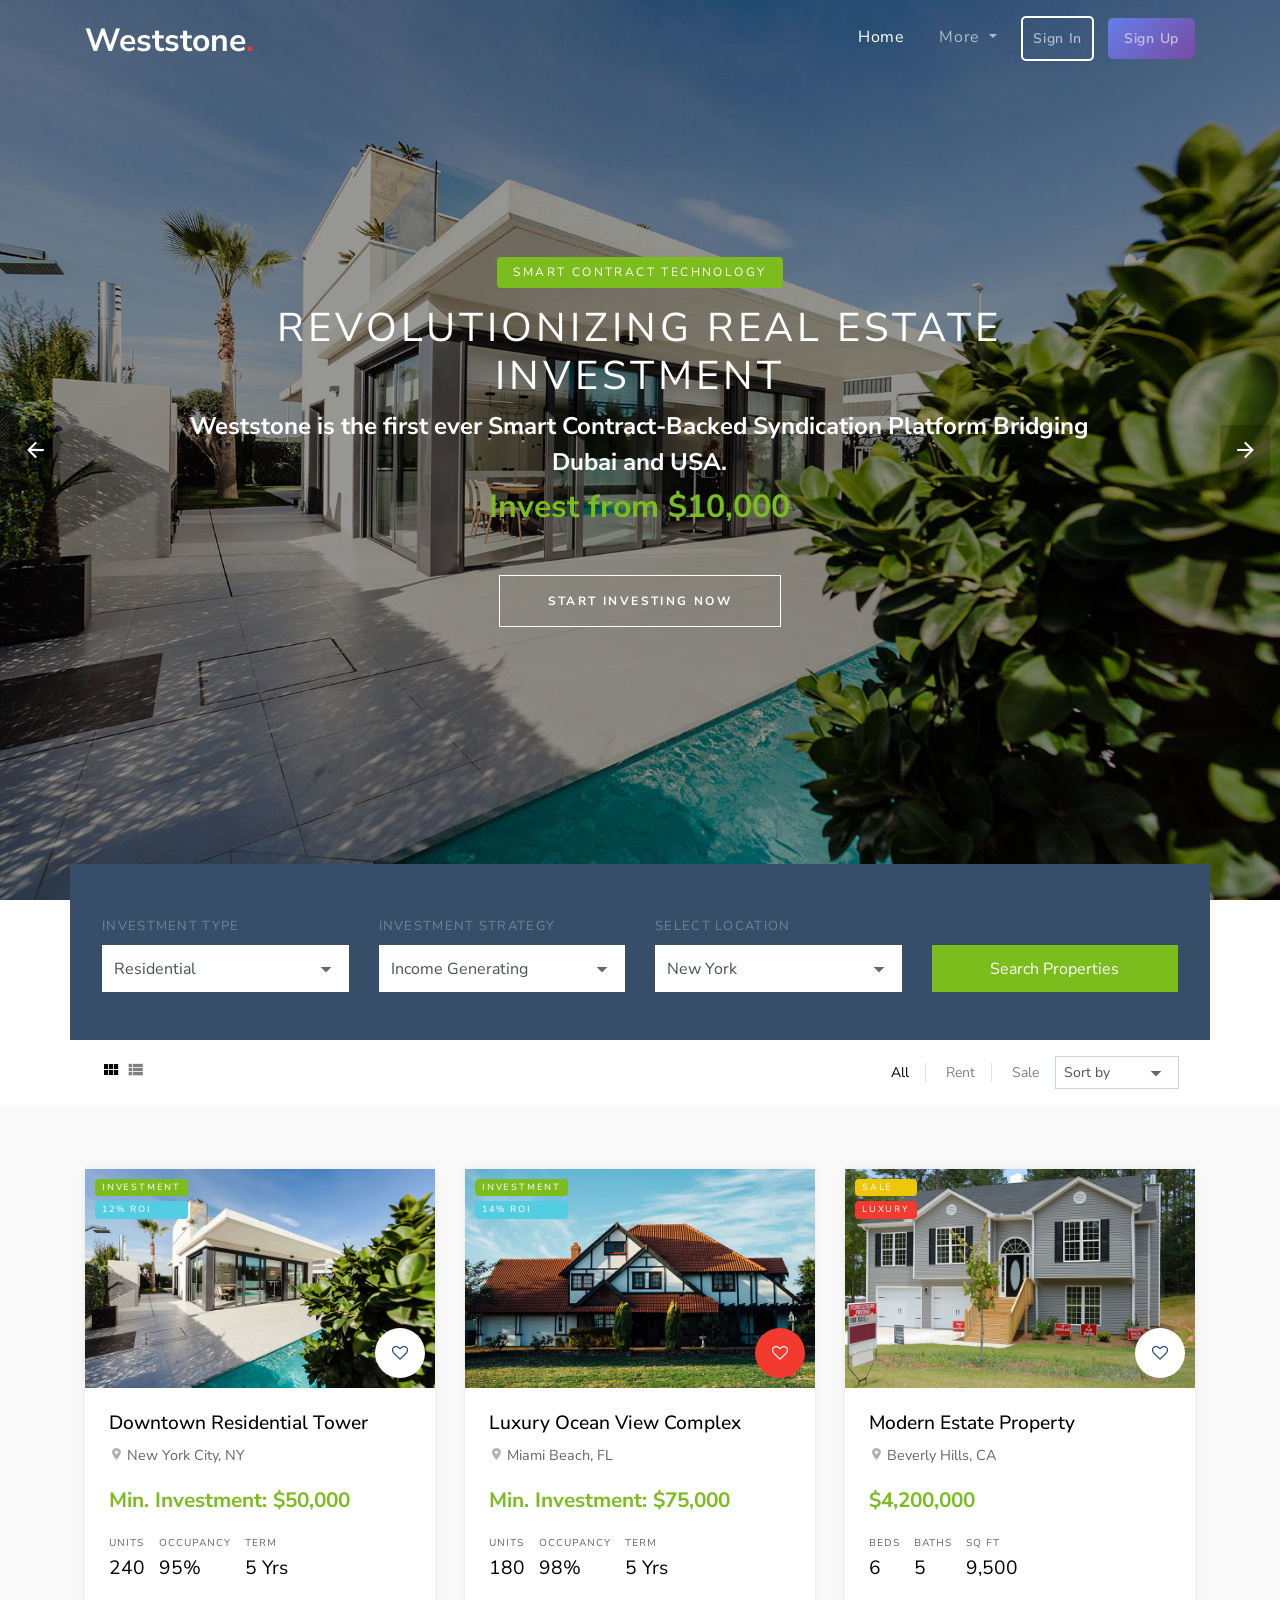
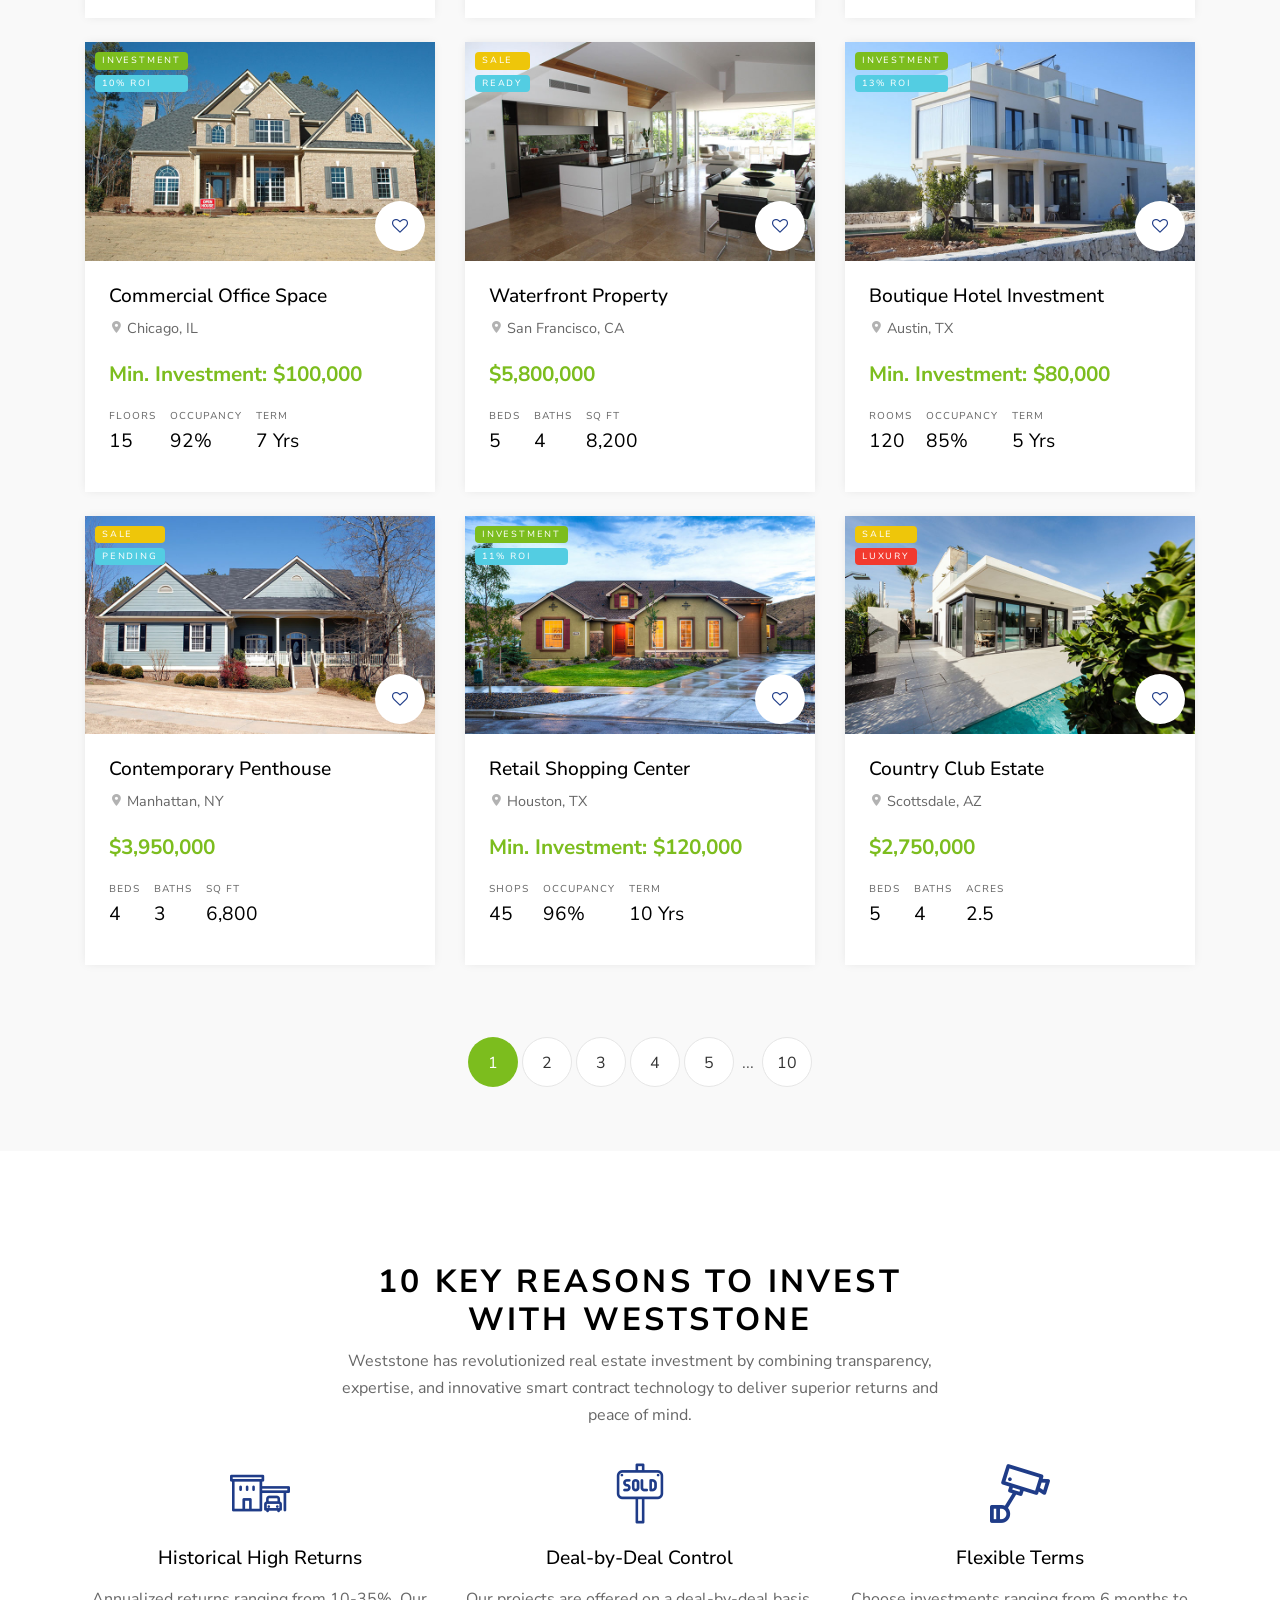
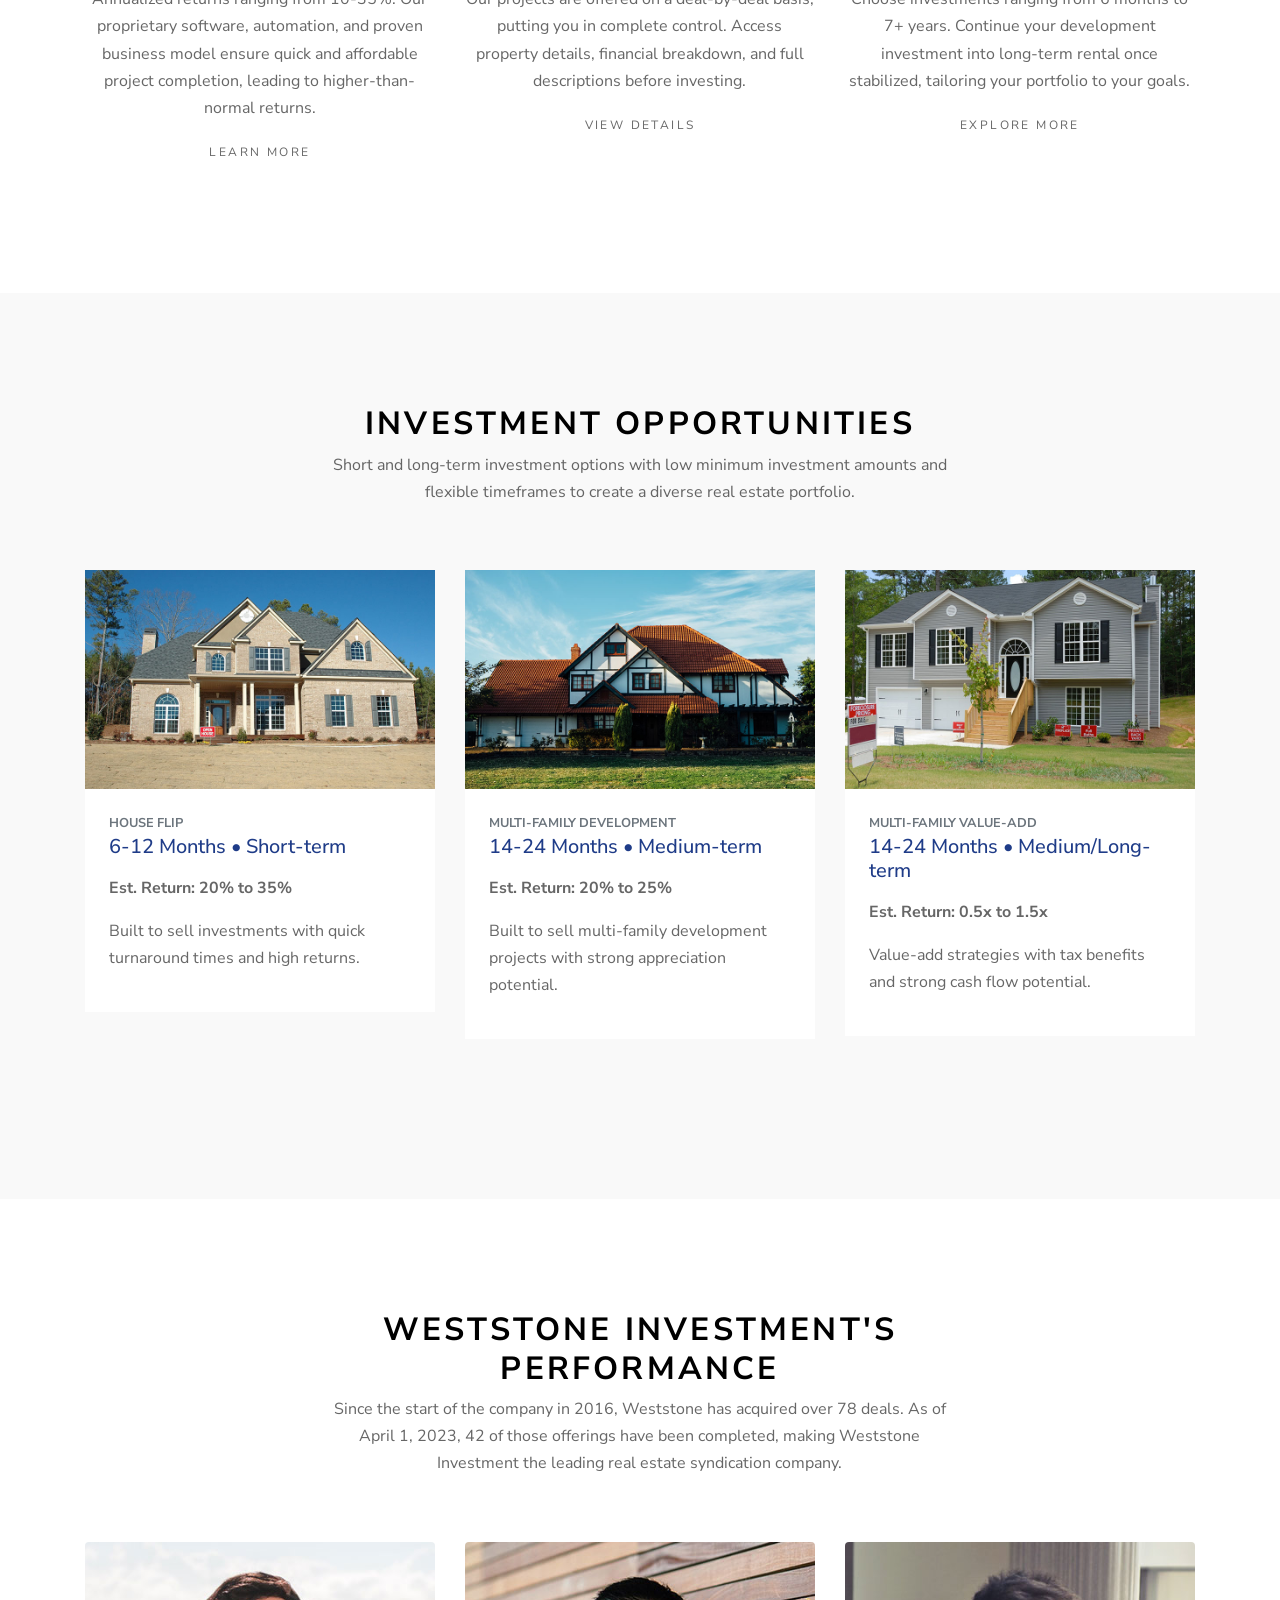
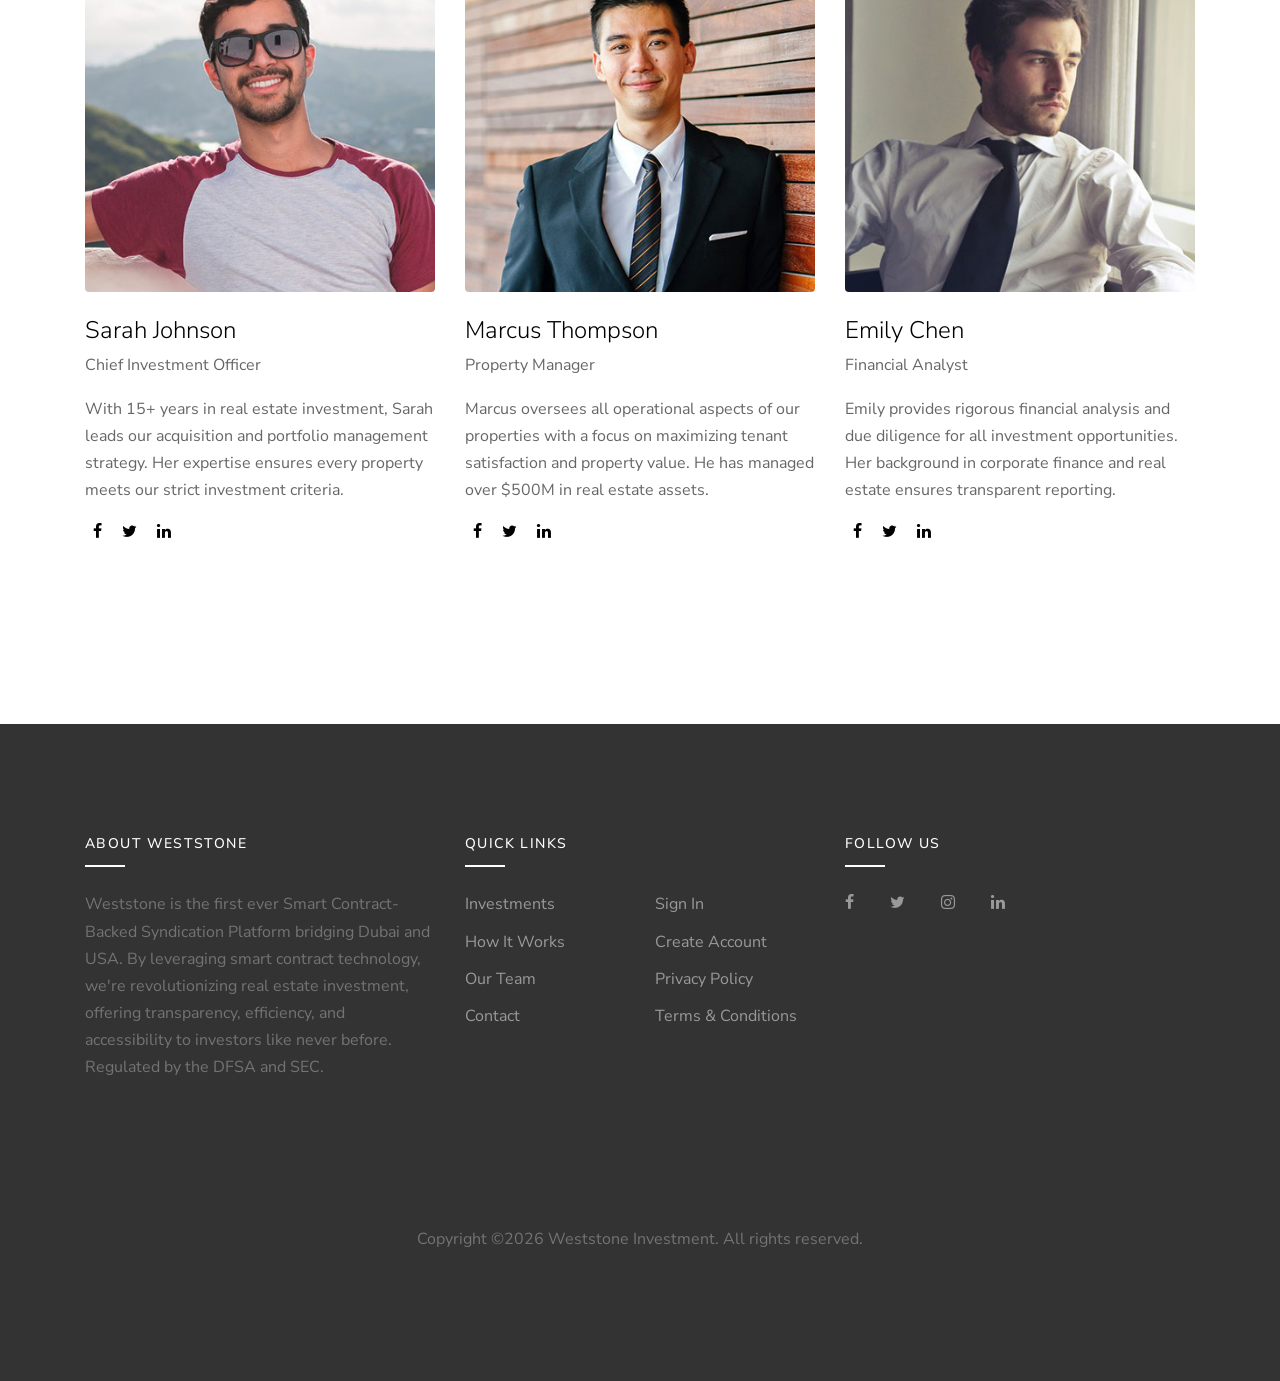
<file: index.html>
<!DOCTYPE html>
<html lang="en">
  <head>
    <title>Weststone Investment - Smart Contract-Backed Real Estate Syndication</title>
    <meta charset="utf-8">
    <meta name="viewport" content="width=device-width, initial-scale=1, shrink-to-fit=no">

    <link rel="stylesheet" href="https://fonts.googleapis.com/css?family=Nunito+Sans:200,300,400,700,900|Roboto+Mono:300,400,500"> 
    <link rel="stylesheet" href="fonts/icomoon/style.css">

    <link rel="stylesheet" href="css/bootstrap.min.css">
    <link rel="stylesheet" href="css/magnific-popup.css">
    <link rel="stylesheet" href="css/jquery-ui.css">
    <link rel="stylesheet" href="css/owl.carousel.min.css">
    <link rel="stylesheet" href="css/owl.theme.default.min.css">
    <link rel="stylesheet" href="css/bootstrap-datepicker.css">
    <link rel="stylesheet" href="css/mediaelementplayer.css">
    <link rel="stylesheet" href="css/animate.css">
    <link rel="stylesheet" href="fonts/flaticon/font/flaticon.css">
    <link rel="stylesheet" href="css/fl-bigmug-line.css">
    
  
    <link rel="stylesheet" href="css/aos.css">

    <link rel="stylesheet" href="css/style.css">

    <style>
      .nav-buttons {
        display: flex;
        gap: 10px;
        margin-left: auto;
      }
      .btn-login, .btn-signup {
        padding: 8px 20px;
        border-radius: 5px;
        text-decoration: none;
        font-weight: 600;
        font-size: 14px;
        transition: all 0.3s;
      }
      .btn-login {
        color: white;
        border: 2px solid white;
      }
      .btn-login:hover {
        background: white;
        color: #667eea;
      }
      .btn-signup {
        background: linear-gradient(135deg, #667eea 0%, #764ba2 100%);
        color: white;
        border: none;
      }
      .btn-signup:hover {
        transform: translateY(-2px);
        box-shadow: 0 5px 20px rgba(102, 126, 234, 0.4);
      }
    </style>
    
  </head>
  <body>
  
  <div class="site-loader"></div>
  
  <div class="site-wrap">

    <div class="site-mobile-menu">
      <div class="site-mobile-menu-header">
        <div class="site-mobile-menu-close">
          <span class="icon-close2 js-menu-toggle"></span>
        </div>
      </div>
      <div class="site-mobile-menu-body"></div>
    </div> <!-- .site-mobile-menu -->

    <div class="site-navbar mt-0">
        <div class="container py-1">
          <div class="row align-items-center">
            <div class="col-8 col-md-8 col-lg-4">
              <h1 class="mb-0"><a href="index.html" class="text-white h2 mb-0"><strong>Weststone<span class="text-danger">.</span></strong></a></h1>
            </div>
            <div class="col-4 col-md-4 col-lg-8">
              <nav class="site-navigation text-right text-md-right" role="navigation">

                <div class="d-inline-block d-lg-none ml-md-0 mr-auto py-3"><a href="#" class="site-menu-toggle js-menu-toggle text-white"><span class="icon-menu h3"></span></a></div>

                <ul class="site-menu js-clone-nav d-none d-lg-block">
                  <li class="active">
                    <a href="index.html">Home</a>
                  </li>
                  <li class="d-lg-none"><a href="#opportunities">Investment Opportunities</a></li>
                  <li class="d-lg-none"><a href="#how-it-works">How It Works</a></li>
                  <li class="d-lg-none"><a href="#about">About</a></li>
                  <li class="d-lg-none"><a href="contact.html">Contact</a></li>
                  <li class="dropdown d-none d-lg-inline">
                    <a href="#" class="dropdown-toggle" data-toggle="dropdown" role="button" aria-expanded="false">
                      More
                    </a>
                    <div class="dropdown-menu">
                      <a class="dropdown-item" href="#how-it-works">How It Works</a>
                      <a class="dropdown-item" href="#about">About</a>
                      <a class="dropdown-item" href="contact.html">Contact</a>
                      <a class="dropdown-item" href="#opportunities">Investment Opportunities</a>
                    </div>
                  </li>
                  <li><a href="login.html" class="btn btn-login">Sign In</a></li>
                  <li><a href="signup.html" class="btn btn-signup px-3">Sign Up</a></li>
                </ul>
              </nav>
            </div>
           

          </div>
        </div>
      </div>
    </div>

    <div class="slide-one-item home-slider owl-carousel">

      <div class="site-blocks-cover overlay" style="background-image: url(images/hero_bg_1.jpg);" data-aos="fade" data-stellar-background-ratio="0.5">
        <div class="container">
          <div class="row align-items-center justify-content-center text-center">
            <div class="col-md-10">
              <span class="d-inline-block bg-success text-white px-3 mb-3 property-offer-type rounded">Smart Contract Technology</span>
              <h1 class="mb-2">Revolutionizing Real Estate Investment</h1>
              <p class="mb-2"><strong>Weststone is the first ever Smart Contract-Backed Syndication Platform Bridging Dubai and USA.</strong></p>
              <p class="mb-5"><strong class="h2 text-success font-weight-bold">Invest from $10,000</strong></p>
              <p><a href="signup.html" class="btn btn-white btn-outline-white py-3 px-5 rounded-0 btn-2">Start Investing Now</a></p>
            </div>
          </div>
        </div>
      </div>  

      <div class="site-blocks-cover overlay" style="background-image: url(images/hero_bg_2.jpg);" data-aos="fade" data-stellar-background-ratio="0.5">
        <div class="container">
          <div class="row align-items-center justify-content-center text-center">
            <div class="col-md-10">
              <span class="d-inline-block bg-danger text-white px-3 mb-3 property-offer-type rounded">100% Profitable Track Record</span>
              <h1 class="mb-2">78+ Deals Since 2016</h1>
              <p class="mb-2"><strong>42 Completed Offerings • $85M Already Invested</strong></p>
              <p class="mb-5"><strong class="h2 text-success font-weight-bold">Average Returns 10-35%</strong></p>
              <p><a href="signup.html" class="btn btn-white btn-outline-white py-3 px-5 rounded-0 btn-2">Join 15K+ Investors</a></p>
            </div>
          </div>
        </div>
      </div>  

    </div>


    <div class="site-section site-section-sm pb-0">
      <div class="container">
        <div class="row">
          <form class="form-search col-md-12" style="margin-top: -100px;">
            <div class="row  align-items-end">
              <div class="col-md-3">
                <label for="list-types">Investment Type</label>
                <div class="select-wrap">
                  <span class="icon icon-arrow_drop_down"></span>
                  <select name="list-types" id="list-types" class="form-control d-block rounded-0">
                    <option value="">Residential</option>
                    <option value="">Commercial</option>
                    <option value="">Mixed-Use</option>
                    <option value="">Land Development</option>
                  </select>
                </div>
              </div>
              <div class="col-md-3">
                <label for="offer-types">Investment Strategy</label>
                <div class="select-wrap">
                  <span class="icon icon-arrow_drop_down"></span>
                  <select name="offer-types" id="offer-types" class="form-control d-block rounded-0">
                    <option value="">Income Generating</option>
                    <option value="">Capital Appreciation</option>
                    <option value="">Fix & Flip</option>
                    <option value="">Passive Income</option>
                  </select>
                </div>
              </div>
              <div class="col-md-3">
                <label for="select-city">Select Location</label>
                <div class="select-wrap">
                  <span class="icon icon-arrow_drop_down"></span>
                  <select name="select-city" id="select-city" class="form-control d-block rounded-0">
                    <option value="">New York</option>
                    <option value="">Los Angeles</option>
                    <option value="">Miami</option>
                    <option value="">San Francisco</option>
                    <option value="">Chicago</option>
                  </select>
                </div>
              </div>
              <div class="col-md-3">
                <input type="submit" class="btn btn-success text-white btn-block rounded-0" value="Search Properties">
              </div>
            </div>
          </form>
        </div>  

        <div class="row">
          <div class="col-md-12">
            <div class="view-options bg-white py-3 px-3 d-md-flex align-items-center">
              <div class="mr-auto">
                <a href="index.html" class="icon-view view-module active"><span class="icon-view_module"></span></a>
                <a href="view-list.html" class="icon-view view-list"><span class="icon-view_list"></span></a>
                
              </div>
              <div class="ml-auto d-flex align-items-center">
                <div>
                  <a href="#" class="view-list px-3 border-right active">All</a>
                  <a href="#" class="view-list px-3 border-right">Rent</a>
                  <a href="#" class="view-list px-3">Sale</a>
                </div>


                <div class="select-wrap">
                  <span class="icon icon-arrow_drop_down"></span>
                  <select class="form-control form-control-sm d-block rounded-0">
                    <option value="">Sort by</option>
                    <option value="">Price Ascending</option>
                    <option value="">Price Descending</option>
                  </select>
                </div>
              </div>
            </div>
          </div>
        </div>
       
      </div>
    </div>

    <div class="site-section site-section-sm bg-light" id="opportunities">
      <div class="container">
      
        <div class="row mb-5">
          <div class="col-md-6 col-lg-4 mb-4">
            <div class="property-entry h-100">
              <a href="property-details.html" class="property-thumbnail">
                <div class="offer-type-wrap">
                  <span class="offer-type bg-success">Investment</span>
                  <span class="offer-type bg-info">12% ROI</span>
                </div>
                <img src="images/img_1.jpg" alt="Image" class="img-fluid">
              </a>
              <div class="p-4 property-body">
                <a href="#" class="property-favorite"><span class="icon-heart-o"></span></a>
                <h2 class="property-title"><a href="property-details.html">Downtown Residential Tower</a></h2>
                <span class="property-location d-block mb-3"><span class="property-icon icon-room"></span> New York City, NY</span>
                <strong class="property-price text-primary mb-3 d-block text-success">Min. Investment: $50,000</strong>
                <ul class="property-specs-wrap mb-3 mb-lg-0">
                  <li>
                    <span class="property-specs">Units</span>
                    <span class="property-specs-number">240</span>
                    
                  </li>
                  <li>
                    <span class="property-specs">Occupancy</span>
                    <span class="property-specs-number">95%</span>
                    
                  </li>
                  <li>
                    <span class="property-specs">Term</span>
                    <span class="property-specs-number">5 Yrs</span>
                    
                  </li>
                </ul>

              </div>
            </div>
          </div>

          <div class="col-md-6 col-lg-4 mb-4">
            <div class="property-entry h-100">
              <a href="property-details.html" class="property-thumbnail">
                <div class="offer-type-wrap">
                  <span class="offer-type bg-success">Investment</span>
                  <span class="offer-type bg-info">14% ROI</span>
                </div>
                <img src="images/img_2.jpg" alt="Image" class="img-fluid">
              </a>
              <div class="p-4 property-body">
                <a href="#" class="property-favorite active"><span class="icon-heart-o"></span></a>
                <h2 class="property-title"><a href="property-details.html">Luxury Ocean View Complex</a></h2>
                <span class="property-location d-block mb-3"><span class="property-icon icon-room"></span> Miami Beach, FL</span>
                <strong class="property-price text-primary mb-3 d-block text-success">Min. Investment: $75,000</strong>
                <ul class="property-specs-wrap mb-3 mb-lg-0">
                  <li>
                    <span class="property-specs">Units</span>
                    <span class="property-specs-number">180</span>
                    
                  </li>
                  <li>
                    <span class="property-specs">Occupancy</span>
                    <span class="property-specs-number">98%</span>
                    
                  </li>
                  <li>
                    <span class="property-specs">Term</span>
                    <span class="property-specs-number">5 Yrs</span>
                    
                  </li>
                </ul>

              </div>
            </div>
          </div>

          <div class="col-md-6 col-lg-4 mb-4">
            <div class="property-entry h-100">
              <a href="property-details.html" class="property-thumbnail">
                <div class="offer-type-wrap">
                  <span class="offer-type bg-warning">Sale</span>
                  <span class="offer-type bg-danger">Luxury</span>
                </div>
                <img src="images/img_3.jpg" alt="Image" class="img-fluid">
              </a>
              <div class="p-4 property-body">
                <a href="#" class="property-favorite"><span class="icon-heart-o"></span></a>
                <h2 class="property-title"><a href="property-details.html">Modern Estate Property</a></h2>
                <span class="property-location d-block mb-3"><span class="property-icon icon-room"></span> Beverly Hills, CA</span>
                <strong class="property-price text-primary mb-3 d-block text-success">$4,200,000</strong>
                <ul class="property-specs-wrap mb-3 mb-lg-0">
                  <li>
                    <span class="property-specs">Beds</span>
                    <span class="property-specs-number">6</span>
                    
                  </li>
                  <li>
                    <span class="property-specs">Baths</span>
                    <span class="property-specs-number">5</span>
                    
                  </li>
                  <li>
                    <span class="property-specs">SQ FT</span>
                    <span class="property-specs-number">9,500</span>
                    
                  </li>
                </ul>

              </div>
            </div>
          </div>

          <div class="col-md-6 col-lg-4 mb-4">
            <div class="property-entry h-100">
              <a href="property-details.html" class="property-thumbnail">
                <div class="offer-type-wrap">
                  <span class="offer-type bg-success">Investment</span>
                  <span class="offer-type bg-info">10% ROI</span>
                </div>
                <img src="images/img_4.jpg" alt="Image" class="img-fluid">
              </a>
              <div class="p-4 property-body">
                <a href="#" class="property-favorite"><span class="icon-heart-o"></span></a>
                <h2 class="property-title"><a href="property-details.html">Commercial Office Space</a></h2>
                <span class="property-location d-block mb-3"><span class="property-icon icon-room"></span> Chicago, IL</span>
                <strong class="property-price text-primary mb-3 d-block text-success">Min. Investment: $100,000</strong>
                <ul class="property-specs-wrap mb-3 mb-lg-0">
                  <li>
                    <span class="property-specs">Floors</span>
                    <span class="property-specs-number">15</span>
                    
                  </li>
                  <li>
                    <span class="property-specs">Occupancy</span>
                    <span class="property-specs-number">92%</span>
                    
                  </li>
                  <li>
                    <span class="property-specs">Term</span>
                    <span class="property-specs-number">7 Yrs</span>
                    
                  </li>
                </ul>

              </div>
            </div>
          </div>

          <div class="col-md-6 col-lg-4 mb-4">
            <div class="property-entry h-100">
              <a href="property-details.html" class="property-thumbnail">
                <div class="offer-type-wrap">
                  <span class="offer-type bg-warning">Sale</span>
                  <span class="offer-type bg-info">Ready</span>
                </div>
                <img src="images/img_5.jpg" alt="Image" class="img-fluid">
              </a>
              <div class="p-4 property-body">
                <a href="#" class="property-favorite"><span class="icon-heart-o"></span></a>
                <h2 class="property-title"><a href="property-details.html">Waterfront Property</a></h2>
                <span class="property-location d-block mb-3"><span class="property-icon icon-room"></span> San Francisco, CA</span>
                <strong class="property-price text-primary mb-3 d-block text-success">$5,800,000</strong>
                <ul class="property-specs-wrap mb-3 mb-lg-0">
                  <li>
                    <span class="property-specs">Beds</span>
                    <span class="property-specs-number">5</span>
                    
                  </li>
                  <li>
                    <span class="property-specs">Baths</span>
                    <span class="property-specs-number">4</span>
                    
                  </li>
                  <li>
                    <span class="property-specs">SQ FT</span>
                    <span class="property-specs-number">8,200</span>
                    
                  </li>
                </ul>

              </div>
            </div>
          </div>

          <div class="col-md-6 col-lg-4 mb-4">
            <div class="property-entry h-100">
              <a href="property-details.html" class="property-thumbnail">
                <div class="offer-type-wrap">
                  <span class="offer-type bg-success">Investment</span>
                  <span class="offer-type bg-info">13% ROI</span>
                </div>
                <img src="images/img_6.jpg" alt="Image" class="img-fluid">
              </a>
              <div class="p-4 property-body">
                <a href="#" class="property-favorite"><span class="icon-heart-o"></span></a>
                <h2 class="property-title"><a href="property-details.html">Boutique Hotel Investment</a></h2>
                <span class="property-location d-block mb-3"><span class="property-icon icon-room"></span> Austin, TX</span>
                <strong class="property-price text-primary mb-3 d-block text-success">Min. Investment: $80,000</strong>
                <ul class="property-specs-wrap mb-3 mb-lg-0">
                  <li>
                    <span class="property-specs">Rooms</span>
                    <span class="property-specs-number">120</span>
                    
                  </li>
                  <li>
                    <span class="property-specs">Occupancy</span>
                    <span class="property-specs-number">85%</span>
                    
                  </li>
                  <li>
                    <span class="property-specs">Term</span>
                    <span class="property-specs-number">5 Yrs</span>
                    
                  </li>
                </ul>

              </div>
            </div>
          </div>

          <div class="col-md-6 col-lg-4 mb-4">
            <div class="property-entry h-100">
              <a href="property-details.html" class="property-thumbnail">
                <div class="offer-type-wrap">
                  <span class="offer-type bg-warning">Sale</span>
                  <span class="offer-type bg-info">Pending</span>
                </div>
                <img src="images/img_7.jpg" alt="Image" class="img-fluid">
              </a>
              <div class="p-4 property-body">
                <a href="#" class="property-favorite"><span class="icon-heart-o"></span></a>
                <h2 class="property-title"><a href="property-details.html">Contemporary Penthouse</a></h2>
                <span class="property-location d-block mb-3"><span class="property-icon icon-room"></span> Manhattan, NY</span>
                <strong class="property-price text-primary mb-3 d-block text-success">$3,950,000</strong>
                <ul class="property-specs-wrap mb-3 mb-lg-0">
                  <li>
                    <span class="property-specs">Beds</span>
                    <span class="property-specs-number">4</span>
                    
                  </li>
                  <li>
                    <span class="property-specs">Baths</span>
                    <span class="property-specs-number">3</span>
                    
                  </li>
                  <li>
                    <span class="property-specs">SQ FT</span>
                    <span class="property-specs-number">6,800</span>
                    
                  </li>
                </ul>

              </div>
            </div>
          </div>

          <div class="col-md-6 col-lg-4 mb-4">
            <div class="property-entry h-100">
              <a href="property-details.html" class="property-thumbnail">
                <div class="offer-type-wrap">
                  <span class="offer-type bg-success">Investment</span>
                  <span class="offer-type bg-info">11% ROI</span>
                </div>
                <img src="images/img_8.jpg" alt="Image" class="img-fluid">
              </a>
              <div class="p-4 property-body">
                <a href="#" class="property-favorite"><span class="icon-heart-o"></span></a>
                <h2 class="property-title"><a href="property-details.html">Retail Shopping Center</a></h2>
                <span class="property-location d-block mb-3"><span class="property-icon icon-room"></span> Houston, TX</span>
                <strong class="property-price text-primary mb-3 d-block text-success">Min. Investment: $120,000</strong>
                <ul class="property-specs-wrap mb-3 mb-lg-0">
                  <li>
                    <span class="property-specs">Shops</span>
                    <span class="property-specs-number">45</span>
                    
                  </li>
                  <li>
                    <span class="property-specs">Occupancy</span>
                    <span class="property-specs-number">96%</span>
                    
                  </li>
                  <li>
                    <span class="property-specs">Term</span>
                    <span class="property-specs-number">10 Yrs</span>
                    
                  </li>
                </ul>

              </div>
            </div>
          </div>

          <div class="col-md-6 col-lg-4 mb-4">
            <div class="property-entry h-100">
              <a href="property-details.html" class="property-thumbnail">
                <div class="offer-type-wrap">
                  <span class="offer-type bg-warning">Sale</span>
                  <span class="offer-type bg-danger">Luxury</span>
                </div>
                <img src="images/img_1.jpg" alt="Image" class="img-fluid">
              </a>
              <div class="p-4 property-body">
                <a href="#" class="property-favorite"><span class="icon-heart-o"></span></a>
                <h2 class="property-title"><a href="property-details.html">Country Club Estate</a></h2>
                <span class="property-location d-block mb-3"><span class="property-icon icon-room"></span> Scottsdale, AZ</span>
                <strong class="property-price text-primary mb-3 d-block text-success">$2,750,000</strong>
                <ul class="property-specs-wrap mb-3 mb-lg-0">
                  <li>
                    <span class="property-specs">Beds</span>
                    <span class="property-specs-number">5</span>
                    
                  </li>
                  <li>
                    <span class="property-specs">Baths</span>
                    <span class="property-specs-number">4</span>
                    
                  </li>
                  <li>
                    <span class="property-specs">Acres</span>
                    <span class="property-specs-number">2.5</span>
                    
                  </li>
                </ul>

              </div>
            </div>
          </div>
        </div>
        <div class="row">
          <div class="col-md-12 text-center">
            <div class="site-pagination">
              <a href="#" class="active">1</a>
              <a href="#">2</a>
              <a href="#">3</a>
              <a href="#">4</a>
              <a href="#">5</a>
              <span>...</span>
              <a href="#">10</a>
            </div>
          </div>  
        </div>
        
      </div>
    </div>

    <div class="site-section">
      <div class="container">
        <div class="row justify-content-center">
          <div class="col-md-7 text-center">
            <div class="site-section-title">
              <h2>10 Key Reasons to Invest with Weststone</h2>
            </div>
            <p>Weststone has revolutionized real estate investment by combining transparency, expertise, and innovative smart contract technology to deliver superior returns and peace of mind.</p>
          </div>
        </div>

        <div class="row">
          <div class="col-md-6 col-lg-4">
            <a href="#" class="service text-center">
              <span class="icon flaticon-house"></span>
              <h2 class="service-heading">Historical High Returns</h2>
              <p>Annualized returns ranging from 10-35%. Our proprietary software, automation, and proven business model ensure quick and affordable project completion, leading to higher-than-normal returns.</p>
              <p><span class="read-more">Learn More</span></p>
            </a>
          </div>
          <div class="col-md-6 col-lg-4">
            <a href="#" class="service text-center">
              <span class="icon flaticon-sold"></span>
              <h2 class="service-heading">Deal-by-Deal Control</h2>
              <p>Our projects are offered on a deal-by-deal basis, putting you in complete control. Access property details, financial breakdown, and full descriptions before investing.</p>
              <p><span class="read-more">View Details</span></p>
            </a>
          </div>
          <div class="col-md-6 col-lg-4">
            <a href="#" class="service text-center">
              <span class="icon flaticon-camera"></span>
              <h2 class="service-heading">Flexible Terms</h2>
              <p>Choose investments ranging from 6 months to 7+ years. Continue your development investment into long-term rental once stabilized, tailoring your portfolio to your goals.</p>
              <p><span class="read-more">Explore More</span></p>
            </a>
          </div>
        </div>
      </div>
    </div>

    <div class="site-section bg-light" id="how-it-works">
      <div class="container">
        <div class="row justify-content-center mb-5">
          <div class="col-md-7 text-center">
            <div class="site-section-title">
              <h2>Investment Opportunities</h2>
            </div>
            <p>Short and long-term investment options with low minimum investment amounts and flexible timeframes to create a diverse real estate portfolio.</p>
          </div>
        </div>
        <div class="row">
          <div class="col-md-6 col-lg-4 mb-5" data-aos="fade-up" data-aos-delay="100">
            <a href="#"><img src="images/img_4.jpg" alt="Image" class="img-fluid"></a>
            <div class="p-4 bg-white">
              <span class="d-block text-secondary small text-uppercase font-weight-bold">House Flip</span>
              <h2 class="h5 text-black mb-3"><a href="#">6-12 Months • Short-term</a></h2>
              <p><strong>Est. Return: 20% to 35%</strong></p>
              <p>Built to sell investments with quick turnaround times and high returns.</p>
            </div>
          </div>
          <div class="col-md-6 col-lg-4 mb-5" data-aos="fade-up" data-aos-delay="200">
            <a href="#"><img src="images/img_2.jpg" alt="Image" class="img-fluid"></a>
            <div class="p-4 bg-white">
              <span class="d-block text-secondary small text-uppercase font-weight-bold">Multi-Family Development</span>
              <h2 class="h5 text-black mb-3"><a href="#">14-24 Months • Medium-term</a></h2>
              <p><strong>Est. Return: 20% to 25%</strong></p>
              <p>Built to sell multi-family development projects with strong appreciation potential.</p>
            </div>
          </div>
          <div class="col-md-6 col-lg-4 mb-5" data-aos="fade-up" data-aos-delay="300">
            <a href="#"><img src="images/img_3.jpg" alt="Image" class="img-fluid"></a>
            <div class="p-4 bg-white">
              <span class="d-block text-secondary small text-uppercase font-weight-bold">Multi-Family Value-Add</span>
              <h2 class="h5 text-black mb-3"><a href="#">14-24 Months • Medium/Long-term</a></h2>
              <p><strong>Est. Return: 0.5x to 1.5x</strong></p>
              <p>Value-add strategies with tax benefits and strong cash flow potential.</p>
            </div>
          </div>

        </div>

      </div>
    </div>

    
    <div class="site-section" id="about">
    <div class="container">
      <div class="row mb-5 justify-content-center">
        <div class="col-md-7">
          <div class="site-section-title text-center">
            <h2>Weststone Investment's Performance</h2>
            <p>Since the start of the company in 2016, Weststone has acquired over 78 deals. As of April 1, 2023, 42 of those offerings have been completed, making Weststone Investment the leading real estate syndication company.</p>
          </div>
        </div>
      </div>
      <div class="row">
          <div class="col-md-6 col-lg-4 mb-5 mb-lg-5">
            <div class="team-member">

              <img src="images/person_1.jpg" alt="Image" class="img-fluid rounded mb-4">

              <div class="text">

                <h2 class="mb-2 font-weight-light text-black h4">Sarah Johnson</h2>
                <span class="d-block mb-3 text-white-opacity-05">Chief Investment Officer</span>
                <p>With 15+ years in real estate investment, Sarah leads our acquisition and portfolio management strategy. Her expertise ensures every property meets our strict investment criteria.</p>
                <p>
                  <a href="#" class="text-black p-2"><span class="icon-facebook"></span></a>
                  <a href="#" class="text-black p-2"><span class="icon-twitter"></span></a>
                  <a href="#" class="text-black p-2"><span class="icon-linkedin"></span></a>
                </p>
              </div>

            </div>
          </div>

          <div class="col-md-6 col-lg-4 mb-5 mb-lg-5">
            <div class="team-member">

              <img src="images/person_2.jpg" alt="Image" class="img-fluid rounded mb-4">

              <div class="text">

                <h2 class="mb-2 font-weight-light text-black h4">Marcus Thompson</h2>
                <span class="d-block mb-3 text-white-opacity-05">Property Manager</span>
                <p>Marcus oversees all operational aspects of our properties with a focus on maximizing tenant satisfaction and property value. He has managed over $500M in real estate assets.</p>
                <p>
                  <a href="#" class="text-black p-2"><span class="icon-facebook"></span></a>
                  <a href="#" class="text-black p-2"><span class="icon-twitter"></span></a>
                  <a href="#" class="text-black p-2"><span class="icon-linkedin"></span></a>
                </p>
              </div>

            </div>
          </div>

          <div class="col-md-6 col-lg-4 mb-5 mb-lg-5">
            <div class="team-member">

              <img src="images/person_3.jpg" alt="Image" class="img-fluid rounded mb-4">

              <div class="text">

                <h2 class="mb-2 font-weight-light text-black h4">Emily Chen</h2>
                <span class="d-block mb-3 text-white-opacity-05">Financial Analyst</span>
                <p>Emily provides rigorous financial analysis and due diligence for all investment opportunities. Her background in corporate finance and real estate ensures transparent reporting.</p>
                <p>
                  <a href="#" class="text-black p-2"><span class="icon-facebook"></span></a>
                  <a href="#" class="text-black p-2"><span class="icon-twitter"></span></a>
                  <a href="#" class="text-black p-2"><span class="icon-linkedin"></span></a>
                </p>
              </div>

            </div>
          </div>

          

        </div>
    </div>
    </div>
    

    <footer class="site-footer">
      <div class="container">
        <div class="row">
          <div class="col-lg-4">
            <div class="mb-5">
              <h3 class="footer-heading mb-4">About Weststone</h3>
              <p>Weststone is the first ever Smart Contract-Backed Syndication Platform bridging Dubai and USA. By leveraging smart contract technology, we're revolutionizing real estate investment, offering transparency, efficiency, and accessibility to investors like never before. Regulated by the DFSA and SEC.</p>
            </div>

            
            
          </div>
          <div class="col-lg-4 mb-5 mb-lg-0">
            <div class="row mb-5">
              <div class="col-md-12">
                <h3 class="footer-heading mb-4">Quick Links</h3>
              </div>
              <div class="col-md-6 col-lg-6">
                <ul class="list-unstyled">
                  <li><a href="#opportunities">Investments</a></li>
                  <li><a href="#how-it-works">How It Works</a></li>
                  <li><a href="#about">Our Team</a></li>
                  <li><a href="contact.html">Contact</a></li>
                </ul>
              </div>
              <div class="col-md-6 col-lg-6">
                <ul class="list-unstyled">
                  <li><a href="login.html">Sign In</a></li>
                  <li><a href="signup.html">Create Account</a></li>
                  <li><a href="#">Privacy Policy</a></li>
                  <li><a href="#">Terms & Conditions</a></li>
                </ul>
              </div>
            </div>


          </div>

          <div class="col-lg-4 mb-5 mb-lg-0">
            <h3 class="footer-heading mb-4">Follow Us</h3>

                <div>
                  <a href="#" class="pl-0 pr-3"><span class="icon-facebook"></span></a>
                  <a href="#" class="pl-3 pr-3"><span class="icon-twitter"></span></a>
                  <a href="#" class="pl-3 pr-3"><span class="icon-instagram"></span></a>
                  <a href="#" class="pl-3 pr-3"><span class="icon-linkedin"></span></a>
                </div>

            

          </div>
          
        </div>
        <div class="row pt-5 mt-5 text-center">
          <div class="col-md-12">
            <p>
            Copyright &copy;<script>document.write(new Date().getFullYear());</script> Weststone Investment. All rights reserved.
            </p>
          </div>
          
        </div>
      </div>
    </footer>

  </div>

  <script src="js/jquery-3.3.1.min.js"></script>
  <script src="js/jquery-migrate-3.0.1.min.js"></script>
  <script src="js/jquery-ui.js"></script>
  <script src="js/popper.min.js"></script>
  <script src="js/bootstrap.min.js"></script>
  <script src="js/owl.carousel.min.js"></script>
  <script src="js/mediaelement-and-player.min.js"></script>
  <script src="js/jquery.stellar.min.js"></script>
  <script src="js/jquery.countdown.min.js"></script>
  <script src="js/jquery.magnific-popup.min.js"></script>
  <script src="js/bootstrap-datepicker.min.js"></script>
  <script src="js/aos.js"></script>

  <script src="js/main.js"></script>
    
  </body>
</html>
</file>
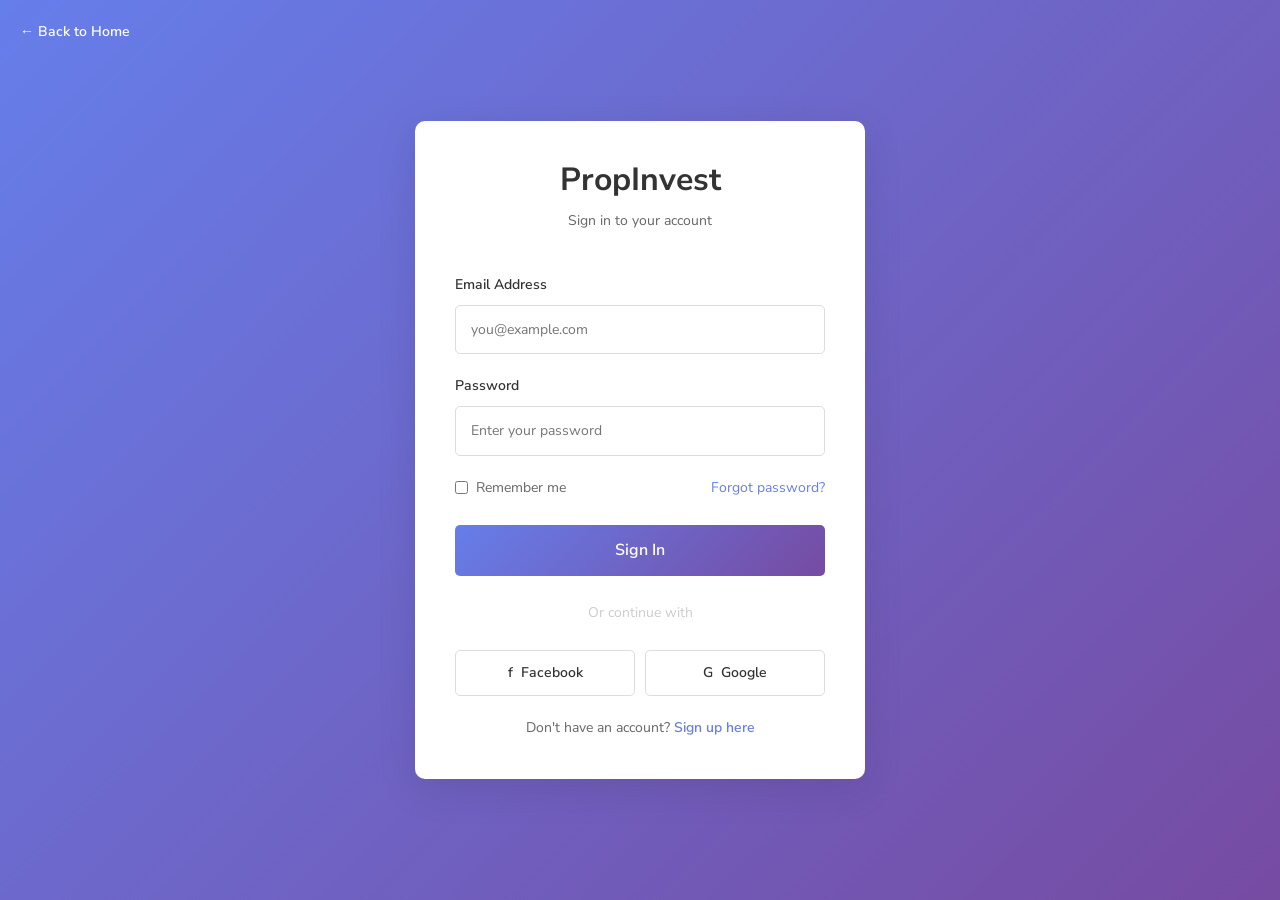
<file: login.html>
<!DOCTYPE html>
<html lang="en">
  <head>
    <title>Login - PropInvest</title>
    <meta charset="utf-8">
    <meta name="viewport" content="width=device-width, initial-scale=1, shrink-to-fit=no">

    <link rel="stylesheet" href="https://fonts.googleapis.com/css?family=Nunito+Sans:200,300,400,700,900|Roboto+Mono:300,400,500"> 
    <link rel="stylesheet" href="fonts/icomoon/style.css">

    <link rel="stylesheet" href="css/bootstrap.min.css">
    <link rel="stylesheet" href="css/style.css">
    
    <style>
      .login-container {
        min-height: 100vh;
        display: flex;
        align-items: center;
        justify-content: center;
        background: linear-gradient(135deg, #667eea 0%, #764ba2 100%);
      }

      .login-card {
        background: white;
        border-radius: 10px;
        box-shadow: 0 10px 40px rgba(0, 0, 0, 0.1);
        width: 100%;
        max-width: 450px;
        padding: 40px;
      }

      .login-header {
        text-align: center;
        margin-bottom: 40px;
      }

      .login-header h1 {
        font-size: 32px;
        font-weight: 700;
        color: #333;
        margin-bottom: 10px;
      }

      .login-header p {
        color: #666;
        font-size: 14px;
      }

      .form-group {
        margin-bottom: 20px;
      }

      .form-group label {
        display: block;
        margin-bottom: 8px;
        color: #333;
        font-weight: 600;
        font-size: 14px;
      }

      .form-group input {
        width: 100%;
        padding: 12px 15px;
        border: 1px solid #ddd;
        border-radius: 5px;
        font-size: 14px;
        transition: border-color 0.3s;
      }

      .form-group input:focus {
        outline: none;
        border-color: #667eea;
        box-shadow: 0 0 0 3px rgba(102, 126, 234, 0.1);
      }

      .remember-forgot {
        display: flex;
        justify-content: space-between;
        align-items: center;
        margin-bottom: 25px;
        font-size: 14px;
      }

      .remember-forgot a {
        color: #667eea;
        text-decoration: none;
      }

      .remember-forgot a:hover {
        text-decoration: underline;
      }

      .login-btn {
        width: 100%;
        padding: 12px;
        background: linear-gradient(135deg, #667eea 0%, #764ba2 100%);
        color: white;
        border: none;
        border-radius: 5px;
        font-size: 16px;
        font-weight: 600;
        cursor: pointer;
        transition: transform 0.2s, box-shadow 0.2s;
      }

      .login-btn:hover {
        transform: translateY(-2px);
        box-shadow: 0 5px 20px rgba(102, 126, 234, 0.4);
      }

      .divider {
        text-align: center;
        margin: 25px 0;
        color: #ccc;
        font-size: 14px;
      }

      .social-login {
        display: flex;
        gap: 10px;
      }

      .social-btn {
        flex: 1;
        padding: 10px;
        border: 1px solid #ddd;
        background: white;
        border-radius: 5px;
        cursor: pointer;
        font-size: 14px;
        font-weight: 600;
        transition: all 0.3s;
        text-decoration: none;
        color: #333;
        display: flex;
        align-items: center;
        justify-content: center;
        gap: 8px;
      }

      .social-btn:hover {
        border-color: #667eea;
        color: #667eea;
      }

      .signup-link {
        text-align: center;
        margin-top: 20px;
        color: #666;
        font-size: 14px;
      }

      .signup-link a {
        color: #667eea;
        font-weight: 600;
        text-decoration: none;
      }

      .signup-link a:hover {
        text-decoration: underline;
      }

      .back-to-home {
        position: absolute;
        top: 20px;
        left: 20px;
      }

      .back-to-home a {
        color: white;
        text-decoration: none;
        font-size: 14px;
        font-weight: 600;
        display: flex;
        align-items: center;
        gap: 5px;
        transition: gap 0.3s;
      }

      .back-to-home a:hover {
        gap: 10px;
      }
    </style>
  </head>
  <body>
    <div class="back-to-home">
      <a href="index.html">← Back to Home</a>
    </div>

    <div class="login-container">
      <div class="login-card">
        <div class="login-header">
          <h1>PropInvest</h1>
          <p>Sign in to your account</p>
        </div>

        <form id="loginForm">
          <div class="form-group">
            <label for="email">Email Address</label>
            <input type="email" id="email" name="email" placeholder="you@example.com" required>
          </div>

          <div class="form-group">
            <label for="password">Password</label>
            <input type="password" id="password" name="password" placeholder="Enter your password" required>
          </div>

          <div class="remember-forgot">
            <label style="display: flex; align-items: center; gap: 8px; margin: 0; font-weight: 400;">
              <input type="checkbox" id="remember" name="remember" style="width: auto;">
              Remember me
            </label>
            <a href="#">Forgot password?</a>
          </div>

          <button type="submit" class="login-btn">Sign In</button>
        </form>

        <div class="divider">Or continue with</div>

        <div class="social-login">
          <button class="social-btn" type="button">
            <span>f</span> Facebook
          </button>
          <button class="social-btn" type="button">
            <span>G</span> Google
          </button>
        </div>

        <div class="signup-link">
          Don't have an account? <a href="signup.html">Sign up here</a>
        </div>
      </div>
    </div>

    <script src="js/jquery-3.3.1.min.js"></script>
    <script src="js/bootstrap.min.js"></script>
    <script>
      document.getElementById('loginForm').addEventListener('submit', function(e) {
        e.preventDefault();
        const email = document.getElementById('email').value;
        const password = document.getElementById('password').value;
        alert('Login attempt with email: ' + email + '\n\nNote: Backend not implemented yet.');
      });
    </script>
  </body>
</html>
</file>
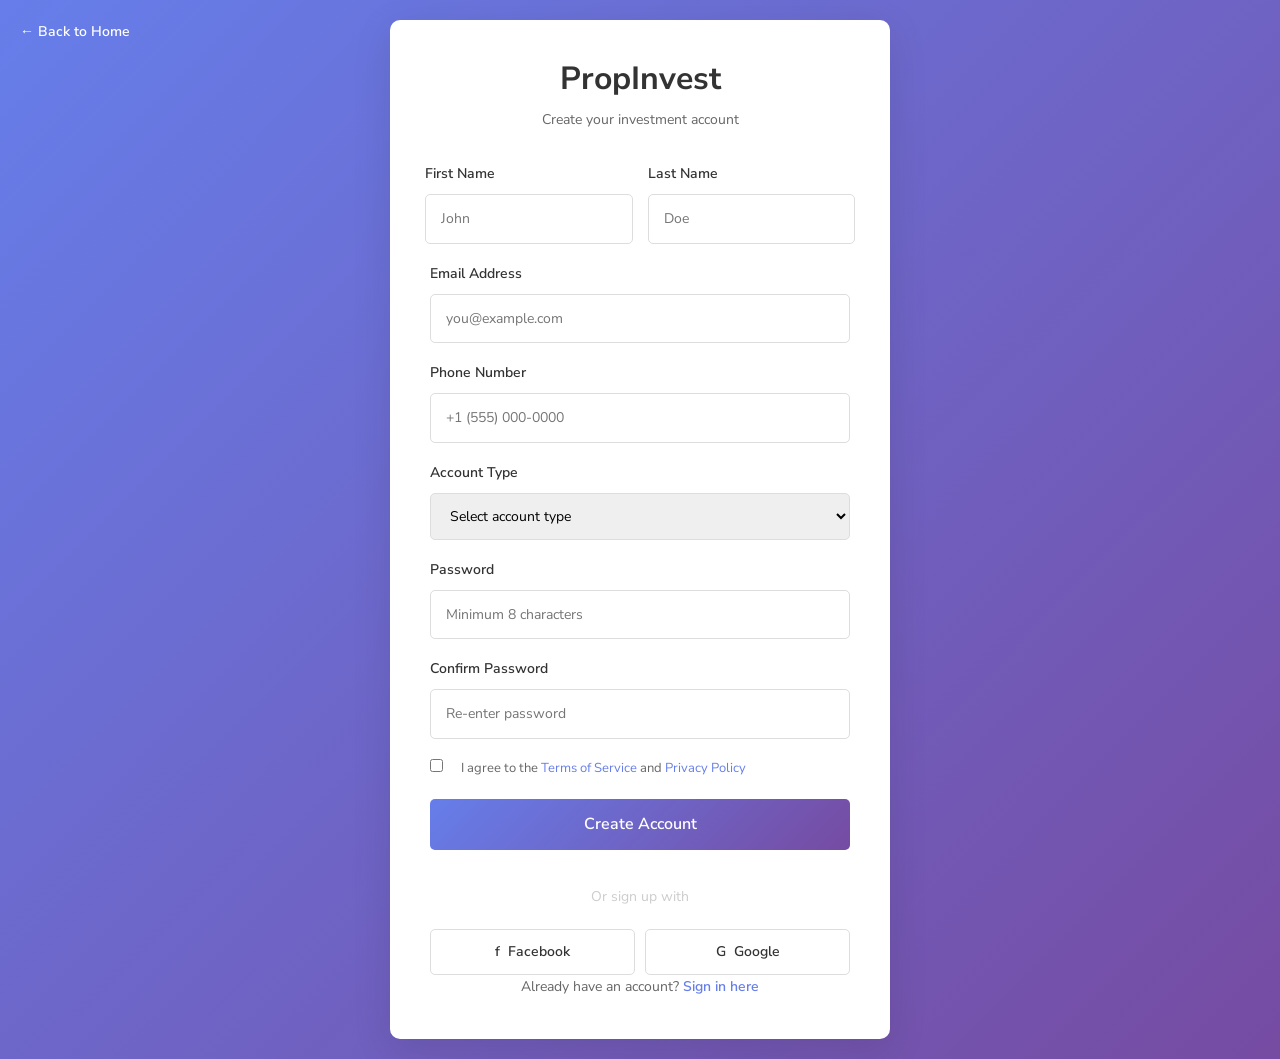
<file: signup.html>
<!DOCTYPE html>
<html lang="en">
  <head>
    <title>Sign Up - PropInvest</title>
    <meta charset="utf-8">
    <meta name="viewport" content="width=device-width, initial-scale=1, shrink-to-fit=no">

    <link rel="stylesheet" href="https://fonts.googleapis.com/css?family=Nunito+Sans:200,300,400,700,900|Roboto+Mono:300,400,500"> 
    <link rel="stylesheet" href="fonts/icomoon/style.css">

    <link rel="stylesheet" href="css/bootstrap.min.css">
    <link rel="stylesheet" href="css/style.css">
    
    <style>
      .signup-container {
        min-height: 100vh;
        display: flex;
        align-items: center;
        justify-content: center;
        background: linear-gradient(135deg, #667eea 0%, #764ba2 100%);
        padding: 20px 0;
      }

      .signup-card {
        background: white;
        border-radius: 10px;
        box-shadow: 0 10px 40px rgba(0, 0, 0, 0.1);
        width: 100%;
        max-width: 500px;
        padding: 40px;
      }

      .signup-header {
        text-align: center;
        margin-bottom: 30px;
      }

      .signup-header h1 {
        font-size: 32px;
        font-weight: 700;
        color: #333;
        margin-bottom: 10px;
      }

      .signup-header p {
        color: #666;
        font-size: 14px;
      }

      .form-group {
        margin-bottom: 18px;
      }

      .form-group label {
        display: block;
        margin-bottom: 8px;
        color: #333;
        font-weight: 600;
        font-size: 14px;
      }

      .form-group input,
      .form-group select {
        width: 100%;
        padding: 12px 15px;
        border: 1px solid #ddd;
        border-radius: 5px;
        font-size: 14px;
        transition: border-color 0.3s;
        font-family: inherit;
      }

      .form-group input:focus,
      .form-group select:focus {
        outline: none;
        border-color: #667eea;
        box-shadow: 0 0 0 3px rgba(102, 126, 234, 0.1);
      }

      .form-row {
        display: grid;
        grid-template-columns: 1fr 1fr;
        gap: 15px;
      }

      .terms {
        margin-bottom: 20px;
        font-size: 13px;
        color: #666;
      }

      .terms input {
        margin-right: 8px;
      }

      .terms a {
        color: #667eea;
        text-decoration: none;
      }

      .terms a:hover {
        text-decoration: underline;
      }

      .signup-btn {
        width: 100%;
        padding: 12px;
        background: linear-gradient(135deg, #667eea 0%, #764ba2 100%);
        color: white;
        border: none;
        border-radius: 5px;
        font-size: 16px;
        font-weight: 600;
        cursor: pointer;
        transition: transform 0.2s, box-shadow 0.2s;
        margin-bottom: 15px;
      }

      .signup-btn:hover {
        transform: translateY(-2px);
        box-shadow: 0 5px 20px rgba(102, 126, 234, 0.4);
      }

      .divider {
        text-align: center;
        margin: 20px 0;
        color: #ccc;
        font-size: 14px;
      }

      .social-signup {
        display: flex;
        gap: 10px;
      }

      .social-btn {
        flex: 1;
        padding: 10px;
        border: 1px solid #ddd;
        background: white;
        border-radius: 5px;
        cursor: pointer;
        font-size: 14px;
        font-weight: 600;
        transition: all 0.3s;
        text-decoration: none;
        color: #333;
        display: flex;
        align-items: center;
        justify-content: center;
        gap: 8px;
      }

      .social-btn:hover {
        border-color: #667eea;
        color: #667eea;
      }

      .login-link {
        text-align: center;
        color: #666;
        font-size: 14px;
      }

      .login-link a {
        color: #667eea;
        font-weight: 600;
        text-decoration: none;
      }

      .login-link a:hover {
        text-decoration: underline;
      }

      .back-to-home {
        position: absolute;
        top: 20px;
        left: 20px;
      }

      .back-to-home a {
        color: white;
        text-decoration: none;
        font-size: 14px;
        font-weight: 600;
        display: flex;
        align-items: center;
        gap: 5px;
        transition: gap 0.3s;
      }

      .back-to-home a:hover {
        gap: 10px;
      }
    </style>
  </head>
  <body>
    <div class="back-to-home">
      <a href="index.html">← Back to Home</a>
    </div>

    <div class="signup-container">
      <div class="signup-card">
        <div class="signup-header">
          <h1>PropInvest</h1>
          <p>Create your investment account</p>
        </div>

        <form id="signupForm">
          <div class="form-row">
            <div class="form-group">
              <label for="firstName">First Name</label>
              <input type="text" id="firstName" name="firstName" placeholder="John" required>
            </div>
            <div class="form-group">
              <label for="lastName">Last Name</label>
              <input type="text" id="lastName" name="lastName" placeholder="Doe" required>
            </div>
          </div>

          <div class="form-group">
            <label for="email">Email Address</label>
            <input type="email" id="email" name="email" placeholder="you@example.com" required>
          </div>

          <div class="form-group">
            <label for="phone">Phone Number</label>
            <input type="tel" id="phone" name="phone" placeholder="+1 (555) 000-0000" required>
          </div>

          <div class="form-group">
            <label for="accountType">Account Type</label>
            <select id="accountType" name="accountType" required>
              <option value="">Select account type</option>
              <option value="investor">Investor</option>
              <option value="buyer">Property Buyer</option>
              <option value="both">Investor & Buyer</option>
            </select>
          </div>

          <div class="form-group">
            <label for="password">Password</label>
            <input type="password" id="password" name="password" placeholder="Minimum 8 characters" required>
          </div>

          <div class="form-group">
            <label for="confirmPassword">Confirm Password</label>
            <input type="password" id="confirmPassword" name="confirmPassword" placeholder="Re-enter password" required>
          </div>

          <div class="terms">
            <label style="display: flex; align-items: flex-start; gap: 10px; margin: 0; font-weight: 400;">
              <input type="checkbox" id="terms" name="terms" style="width: auto; margin-top: 2px;" required>
              <span>I agree to the <a href="#">Terms of Service</a> and <a href="#">Privacy Policy</a></span>
            </label>
          </div>

          <button type="submit" class="signup-btn">Create Account</button>
        </form>

        <div class="divider">Or sign up with</div>

        <div class="social-signup">
          <button class="social-btn" type="button">
            <span>f</span> Facebook
          </button>
          <button class="social-btn" type="button">
            <span>G</span> Google
          </button>
        </div>

        <div class="login-link">
          Already have an account? <a href="login.html">Sign in here</a>
        </div>
      </div>
    </div>

    <script src="js/jquery-3.3.1.min.js"></script>
    <script src="js/bootstrap.min.js"></script>
    <script>
      document.getElementById('signupForm').addEventListener('submit', function(e) {
        e.preventDefault();
        
        const password = document.getElementById('password').value;
        const confirmPassword = document.getElementById('confirmPassword').value;
        
        if (password !== confirmPassword) {
          alert('Passwords do not match!');
          return;
        }

        if (password.length < 8) {
          alert('Password must be at least 8 characters long!');
          return;
        }

        const firstName = document.getElementById('firstName').value;
        const email = document.getElementById('email').value;
        alert('Sign up attempt for: ' + firstName + ' (' + email + ')\n\nNote: Backend not implemented yet.');
      });
    </script>
  </body>
</html>
</file>
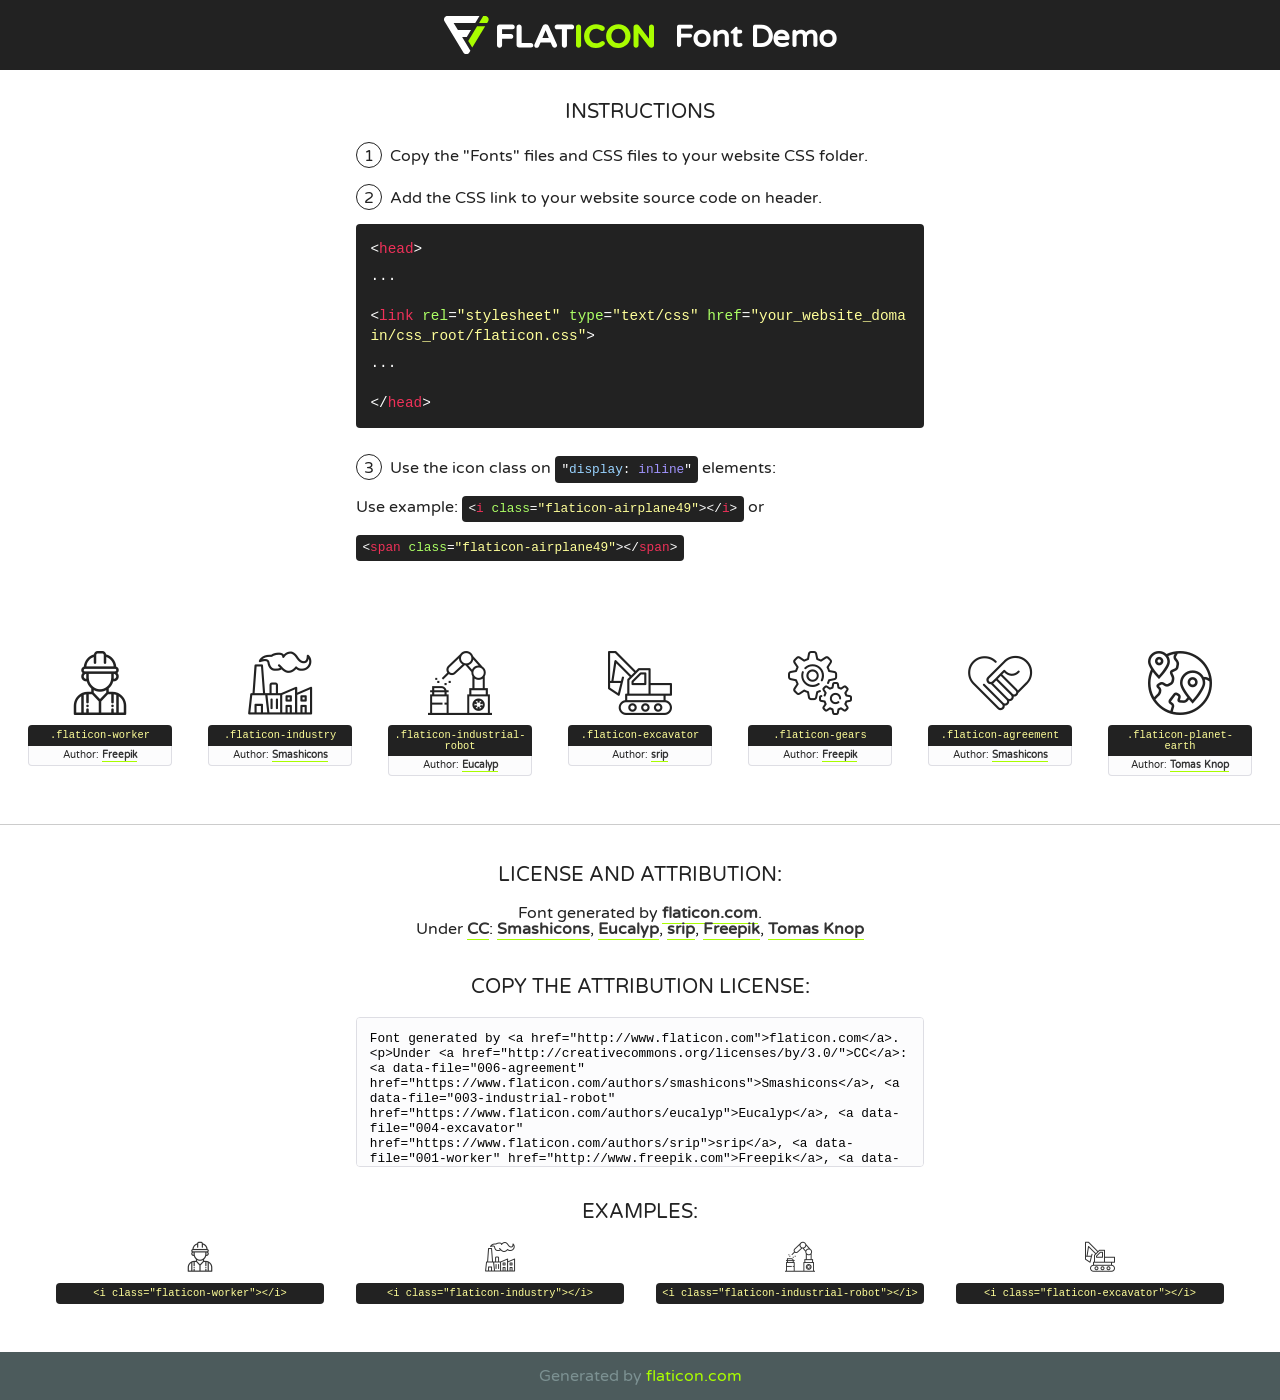
<file: fonts/flaticon-2/font/flaticon.html>
<!DOCTYPE html>
<!--
  Flaticon icon font: Flaticon
  Creation date: 24/09/2018 04:43
-->
<html>
<!DOCTYPE html>
<html>

<head>
    <title>Flaticon WebFont</title>
    <link href="http://fonts.googleapis.com/css?family=Varela+Round" rel="stylesheet" type="text/css" />
    <link rel="stylesheet" type="text/css" href="flaticon.css">
    <meta charset="UTF-8">
    <style>
    html, body, div, span, applet, object, iframe,
    h1, h2, h3, h4, h5, h6, p, blockquote, pre,
    a, abbr, acronym, address, big, cite, code,
    del, dfn, em, img, ins, kbd, q, s, samp,
    small, strike, strong, sub, sup, tt, var,
    b, u, i, center,
    dl, dt, dd, ol, ul, li,
    fieldset, form, label, legend,
    table, caption, tbody, tfoot, thead, tr, th, td,
    article, aside, canvas, details, embed, 
    figure, figcaption, footer, header, hgroup, 
    menu, nav, output, ruby, section, summary,
    time, mark, audio, video {
        margin: 0;
        padding: 0;
        border: 0;
        font-size: 100%;
        font: inherit;
        vertical-align: baseline;
    }
    /* HTML5 display-role reset for older browsers */
    article, aside, details, figcaption, figure, 
    footer, header, hgroup, menu, nav, section {
        display: block;
    }
    body {
        line-height: 1;
    }
    ol, ul {
        list-style: none;
    }
    blockquote, q {
        quotes: none;
    }
    blockquote:before, blockquote:after,
    q:before, q:after {
        content: '';
        content: none;
    }
    table {
        border-collapse: collapse;
        border-spacing: 0;
    }
    body {
        font-family: 'Varela Round', Helvetica, Arial, sans-serif;
        font-size: 16px;
        color: #222;
    }
    a {
        color: #333;
        border-bottom: 1px solid #a9fd00;
        font-weight: bold;
        text-decoration: none;
    }
    * {
        -moz-box-sizing: border-box;
        -webkit-box-sizing: border-box;
        box-sizing: border-box;
        margin: 0;
        padding: 0;
    }
    [class^="flaticon-"]:before, [class*=" flaticon-"]:before, [class^="flaticon-"]:after, [class*=" flaticon-"]:after {
        font-family: Flaticon;
        font-size: 30px;
        font-style: normal;
        margin-left: 20px;
        color: #333;
    }
    .wrapper {
        max-width: 600px;
        margin: auto;
        padding: 0 1em;
    }
    .title {
        font-size: 1.25em;
        text-align: center;
        margin-bottom: 1em;
        text-transform: uppercase;
    }
    header {
        text-align: center;
        background-color: #222;
        color: #fff;
        padding: 1em;
    }
    header .logo {
        width: 210px;
        height: 38px;
        display: inline-block;
        vertical-align: middle;
        margin-right: 1em;
        border: none;
    }
    header strong {
        font-size: 1.95em;
        font-weight: bold;
        vertical-align: middle;
        margin-top: 5px;
        display: inline-block;
    }
    .demo {
        margin: 2em auto;
        line-height: 1.25em;
    }
    .demo ul li {
        margin-bottom: 1em;
    }
    .demo ul li .num {
        color: #222;
        border-radius: 20px;
        display: inline-block;
        width: 26px;
        padding: 3px;
        height: 26px;
        text-align: center;
        margin-right: 0.5em;
        border: 1px solid #222;
    }
    .demo ul li code {
        background-color: #222;
        border-radius: 4px;
        padding: 0.25em 0.5em;
        display: inline-block;
        color: #fff;
        font-family: Consolas,Monaco,Lucida Console,Liberation Mono,DejaVu Sans Mono,Bitstream Vera Sans Mono,Courier New, monospace;
        font-weight: lighter;
        margin-top: 1em;
        font-size: 0.8em;
        word-break: break-all;
    }
    .demo ul li code.big {
        padding: 1em;
        font-size: 0.9em;
    }
    .demo ul li code .red {
        color: #EF3159;
    }
    .demo ul li code .green {
        color: #ACFF65;
    }
    .demo ul li code .yellow {
        color: #FFFF99;
    }
    .demo ul li code .blue {
        color: #99D3FF;
    }
    .demo ul li code .purple {
        color: #A295FF;
    }
    .demo ul li code .dots {
        margin-top: 0.5em;
        display: block;
    }
    #glyphs {
        border-bottom: 1px solid #ccc;
        padding: 2em 0;
        text-align: center;
    }
    .glyph {
        display: inline-block;
        width: 9em;
        margin: 1em;
        text-align: center;
        vertical-align: top;
        background: #FFF;
    }
    .glyph .glyph-icon {
        padding: 10px;
        display: block;
        font-family:"Flaticon";
        font-size: 64px;
        line-height: 1;
    }
    .glyph .glyph-icon:before {
        font-size: 64px;
        color: #222;
        margin-left: 0;
    }
    .class-name {
        font-size: 0.65em;
        background-color: #222;
        color: #fff;
        border-radius: 4px 4px 0 0;
        padding: 0.5em;
        color: #FFFF99;
        font-family: Consolas,Monaco,Lucida Console,Liberation Mono,DejaVu Sans Mono,Bitstream Vera Sans Mono,Courier New, monospace;
    }
    .author-name {
        font-size: 0.6em;
        background-color: #fcfcfd;
        border: 1px solid #DEDEE4;
        border-top: 0;
        border-radius: 0 0 4px 4px;
        padding: 0.5em;
    }
    .class-name:last-child {
        font-size: 10px;
        color:#888;
    }
    .class-name:last-child a {
        font-size: 10px;
        color:#555;
    }
    .class-name:last-child a:hover {
        color:#a9fd00;
    }
    .glyph > input {
        display: block;
        width: 100px;
        margin: 5px auto;
        text-align: center;
        font-size: 12px;
        cursor: text;
    }
    .glyph > input.icon-input {
        font-family:"Flaticon";
        font-size: 16px;
        margin-bottom: 10px;
    }
    .attribution .title {
        margin-top: 2em;
    }
    .attribution textarea {
        background-color: #fcfcfd;
        padding: 1em;
        border: none;
        box-shadow: none;
        border: 1px solid #DEDEE4;
        border-radius: 4px;
        resize: none;
        width: 100%;
        height: 150px;
        font-size: 0.8em;
        font-family: Consolas,Monaco,Lucida Console,Liberation Mono,DejaVu Sans Mono,Bitstream Vera Sans Mono,Courier New, monospace;
        -webkit-appearance: none;
    }
    .iconsuse {
        margin: 2em auto;
        text-align: center;
        max-width: 1200px;
    }
    .iconsuse:after {
        content: '';
        display: table;
        clear: both;
    }
    .iconsuse .image {
        float: left;
        width: 25%;
        padding: 0 1em;
    }
    .iconsuse .image p {
        margin-bottom: 1em;
    }
    .iconsuse .image span {
        display: block;
        font-size: 0.65em;
        background-color: #222;
        color: #fff;
        border-radius: 4px;
        padding: 0.5em;
        color: #FFFF99;
        margin-top: 1em;
        font-family: Consolas,Monaco,Lucida Console,Liberation Mono,DejaVu Sans Mono,Bitstream Vera Sans Mono,Courier New, monospace;
    }
    #footer {
        text-align: center;
        background-color: #4C5B5C;
        color: #7c9192;
        padding: 1em;
    }
    #footer a {
        border: none;
        color: #a9fd00;
        font-weight: normal;
    }
    @media (max-width: 960px) {
        .iconsuse .image {
            width: 50%;
        }
    }
    @media (max-width: 560px) {
        .iconsuse .image {
            width: 100%;
        }
    }
    </style>
</head>

<body class="characters-off">

    <header>
        <a href="http://www.flaticon.com" target="_blank" class="logo">
            <svg version="1.1" xmlns="http://www.w3.org/2000/svg" xmlns:xlink="http://www.w3.org/1999/xlink" xmlns:a="http://ns.adobe.com/AdobeSVGViewerExtensions/3.0/" viewBox="0 0 560.875 102.036" enable-background="new 0 0 560.875 102.036" xml:space="preserve">
                <defs>
                </defs>
                <g>
                    <g class="letters">
                        <path fill="#ffffff" d="M141.596,29.675c0-3.777,2.985-6.767,6.764-6.767h34.438c3.426,0,6.15,2.728,6.15,6.15
                        c0,3.43-2.724,6.149-6.15,6.149h-27.674v13.091h23.719c3.429,0,6.151,2.724,6.151,6.15c0,3.43-2.723,6.149-6.151,6.149h-23.719
                        v17.574c0,3.773-2.986,6.761-6.764,6.761c-3.779,0-6.764-2.989-6.764-6.761V29.675z"></path>
                        <path fill="#ffffff" d="M193.844,29.149c0-3.781,2.985-6.767,6.764-6.767c3.776,0,6.763,2.985,6.763,6.767v42.957h25.039
                        c3.426,0,6.149,2.726,6.149,6.153c0,3.425-2.723,6.15-6.149,6.15h-31.802c-3.779,0-6.764-2.986-6.764-6.768V29.149z"></path>
                        <path fill="#ffffff" d="M241.891,75.71l21.438-48.407c1.492-3.341,4.215-5.357,7.906-5.357h0.792
                        c3.686,0,6.323,2.017,7.815,5.357l21.439,48.407c0.436,0.967,0.701,1.845,0.701,2.723c0,3.602-2.809,6.501-6.414,6.501
                        c-3.161,0-5.269-1.845-6.499-4.655l-4.132-9.661h-27.059l-4.301,10.102c-1.144,2.631-3.426,4.214-6.237,4.214
                        c-3.517,0-6.24-2.81-6.24-6.325C241.1,77.64,241.451,76.677,241.891,75.71z M279.932,58.666l-8.521-20.297l-8.526,20.297H279.932
                        z"></path>
                        <path fill="#ffffff" d="M314.864,35.387H301.86c-3.429,0-6.239-2.813-6.239-6.238c0-3.429,2.811-6.24,6.239-6.24h39.533
                        c3.426,0,6.237,2.811,6.237,6.24c0,3.425-2.811,6.238-6.237,6.238h-13.001v42.785c0,3.773-2.99,6.761-6.764,6.761
                        c-3.779,0-6.764-2.989-6.764-6.761V35.387z"></path>
                        <path fill="#A9FD00" d="M352.615,29.149c0-3.781,2.985-6.767,6.767-6.767c3.774,0,6.761,2.985,6.761,6.767v49.024
                        c0,3.773-2.987,6.761-6.761,6.761c-3.781,0-6.767-2.989-6.767-6.761V29.149z"></path>
                        <path fill="#A9FD00" d="M374.132,53.836v-0.179c0-17.481,13.178-31.801,32.065-31.801c9.22,0,15.459,2.458,20.557,6.238
                        c1.402,1.054,2.637,2.985,2.637,5.357c0,3.692-2.985,6.59-6.681,6.59c-1.845,0-3.071-0.702-4.044-1.319
                        c-3.776-2.813-7.729-4.393-12.562-4.393c-10.364,0-17.831,8.611-17.831,19.154v0.173c0,10.542,7.291,19.329,17.831,19.329
                        c5.715,0,9.492-1.756,13.359-4.834c1.049-0.874,2.458-1.491,4.039-1.491c3.429,0,6.325,2.813,6.325,6.236
                        c0,2.106-1.056,3.78-2.282,4.834c-5.539,4.834-12.036,7.733-21.878,7.733C387.572,85.464,374.132,71.493,374.132,53.836z"></path>
                        <path fill="#A9FD00" d="M433.009,53.836v-0.179c0-17.481,13.79-31.801,32.766-31.801c18.981,0,32.592,14.143,32.592,31.628v0.173
                        c0,17.483-13.785,31.807-32.769,31.807C446.625,85.464,433.009,71.32,433.009,53.836z M484.224,53.836v-0.179
                        c0-10.539-7.725-19.326-18.626-19.326c-10.893,0-18.449,8.611-18.449,19.154v0.173c0,10.542,7.73,19.329,18.626,19.329
                        C476.676,72.986,484.224,64.378,484.224,53.836z"></path>
                        <path fill="#A9FD00" d="M506.233,29.321c0-3.774,2.99-6.763,6.767-6.763h1.401c3.252,0,5.183,1.583,7.029,3.953l26.093,34.265
                        V29.059c0-3.692,2.99-6.677,6.681-6.677c3.683,0,6.671,2.985,6.671,6.677v48.934c0,3.78-2.987,6.765-6.764,6.765h-0.436
                        c-3.257,0-5.188-1.581-7.034-3.953l-27.056-35.492v32.944c0,3.687-2.985,6.676-6.678,6.676c-3.683,0-6.673-2.989-6.673-6.676
                        V29.321z"></path>
                    </g>
                    <g class="insignia">
                        <path fill="#ffffff" d="M48.372,56.137h12.517l11.156-18.537H37.186L25.688,18.539h57.825L94.668,0H9.271
                        C5.925,0,2.842,1.801,1.198,4.716c-1.644,2.907-1.593,6.482,0.134,9.343l50.38,83.501c1.678,2.781,4.689,4.476,7.938,4.476
                        c3.246,0,6.257-1.695,7.935-4.476l2.898-4.804L48.372,56.137z"></path>
                        <g class="i">
                            <path fill="#A9FD00" d="M93.575,18.539h0.031v0.004l21.652,0.004l2.705-4.488c1.727-2.861,1.778-6.436,0.133-9.343
                            C116.454,1.801,113.371,0,110.026,0h-5.294L93.575,18.539z"></path>
                            <polygon fill="#A9FD00" points="88.291,27.356 64.725,66.486 75.519,84.404 109.942,27.356"></polygon>
                        </g>
                    </g>
                </g>
            </svg>
        </a>
        <strong>Font Demo</strong>
    </header>


    <section class="demo wrapper">

        <p class="title">Instructions</p>

        <ul>
            <li>
                <span class="num">1</span>Copy the "Fonts" files and CSS files to your website CSS folder.
            </li>
            <li>
                <span class="num">2</span>Add the CSS link to your website source code on header.
                <code class="big">
                    &lt;<span class="red">head</span>&gt;
                    <br/><span class="dots">...</span>
                    <br/>&lt;<span class="red">link</span> <span class="green">rel</span>=<span class="yellow">"stylesheet"</span> <span class="green">type</span>=<span class="yellow">"text/css"</span> <span class="green">href</span>=<span class="yellow">"your_website_domain/css_root/flaticon.css"</span>&gt;
                    <br/><span class="dots">...</span>
                    <br/>&lt;/<span class="red">head</span>&gt;
                </code>
            </li>

            <li>
                <p>
                    <span class="num">3</span>Use the icon class on <code>"<span class="blue">display</span>:<span class="purple"> inline</span>"</code> elements:
                    <br />
                    Use example: <code>&lt;<span class="red">i</span> <span class="green">class</span>=<span class="yellow">&quot;flaticon-airplane49&quot;</span>&gt;&lt;/<span class="red">i</span>&gt;</code> or <code>&lt;<span class="red">span</span> <span class="green">class</span>=<span class="yellow">&quot;flaticon-airplane49&quot;</span>&gt;&lt;/<span class="red">span</span>&gt;</code>
            </li>
        </ul>

    </section>




   <section id="glyphs">          
    
      
        <div class="glyph"><div class="glyph-icon flaticon-worker"></div>
            <div class="class-name">.flaticon-worker</div>
            <div class="author-name">Author: <a data-file="001-worker" href="http://www.freepik.com">Freepik</a> </div> 
        </div>        
        
        <div class="glyph"><div class="glyph-icon flaticon-industry"></div>
            <div class="class-name">.flaticon-industry</div>
            <div class="author-name">Author: <a data-file="002-industry" href="https://www.flaticon.com/authors/smashicons">Smashicons</a> </div> 
        </div>        
        
        <div class="glyph"><div class="glyph-icon flaticon-industrial-robot"></div>
            <div class="class-name">.flaticon-industrial-robot</div>
            <div class="author-name">Author: <a data-file="003-industrial-robot" href="https://www.flaticon.com/authors/eucalyp">Eucalyp</a> </div> 
        </div>        
        
        <div class="glyph"><div class="glyph-icon flaticon-excavator"></div>
            <div class="class-name">.flaticon-excavator</div>
            <div class="author-name">Author: <a data-file="004-excavator" href="https://www.flaticon.com/authors/srip">srip</a> </div> 
        </div>        
        
        <div class="glyph"><div class="glyph-icon flaticon-gears"></div>
            <div class="class-name">.flaticon-gears</div>
            <div class="author-name">Author: <a data-file="005-gears" href="http://www.freepik.com">Freepik</a> </div> 
        </div>        
        
        <div class="glyph"><div class="glyph-icon flaticon-agreement"></div>
            <div class="class-name">.flaticon-agreement</div>
            <div class="author-name">Author: <a data-file="006-agreement" href="https://www.flaticon.com/authors/smashicons">Smashicons</a> </div> 
        </div>        
        
        <div class="glyph"><div class="glyph-icon flaticon-planet-earth"></div>
            <div class="class-name">.flaticon-planet-earth</div>
            <div class="author-name">Author: <a data-file="007-planet-earth" href="https://www.flaticon.com/authors/tomas-knop">Tomas Knop</a> </div> 
        </div>        
        

    </section>



    <section class="attribution wrapper"   style="text-align:center;">

      <div class="title">License and attribution:</div><div class="attrDiv">Font generated by <a href="http://www.flaticon.com">flaticon.com</a>. <div><p>Under <a href="http://creativecommons.org/licenses/by/3.0/">CC</a>: <a data-file="006-agreement" href="https://www.flaticon.com/authors/smashicons">Smashicons</a>, <a data-file="003-industrial-robot" href="https://www.flaticon.com/authors/eucalyp">Eucalyp</a>, <a data-file="004-excavator" href="https://www.flaticon.com/authors/srip">srip</a>, <a data-file="001-worker" href="http://www.freepik.com">Freepik</a>, <a data-file="007-planet-earth" href="https://www.flaticon.com/authors/tomas-knop">Tomas Knop</a></p>  </div>
      </div>
      <div class="title">Copy the Attribution License:</div>

    <textarea onclick="this.focus();this.select();">Font generated by &lt;a href=&quot;http://www.flaticon.com&quot;&gt;flaticon.com&lt;/a&gt;. <p>Under <a href="http://creativecommons.org/licenses/by/3.0/">CC</a>: <a data-file="006-agreement" href="https://www.flaticon.com/authors/smashicons">Smashicons</a>, <a data-file="003-industrial-robot" href="https://www.flaticon.com/authors/eucalyp">Eucalyp</a>, <a data-file="004-excavator" href="https://www.flaticon.com/authors/srip">srip</a>, <a data-file="001-worker" href="http://www.freepik.com">Freepik</a>, <a data-file="007-planet-earth" href="https://www.flaticon.com/authors/tomas-knop">Tomas Knop</a></p>  
     </textarea>

    </section>

    <section class="iconsuse">

          <div class="title">Examples:</div>            
             
            <div class="image">
                <p>
                    <i class="glyph-icon flaticon-worker"></i> 
                    <span>&lt;i class=&quot;flaticon-worker&quot;&gt;&lt;/i&gt;</span>
                </p>
            </div>
            
            <div class="image">
                <p>
                    <i class="glyph-icon flaticon-industry"></i> 
                    <span>&lt;i class=&quot;flaticon-industry&quot;&gt;&lt;/i&gt;</span>
                </p>
            </div>
            
            <div class="image">
                <p>
                    <i class="glyph-icon flaticon-industrial-robot"></i> 
                    <span>&lt;i class=&quot;flaticon-industrial-robot&quot;&gt;&lt;/i&gt;</span>
                </p>
            </div>
            
            <div class="image">
                <p>
                    <i class="glyph-icon flaticon-excavator"></i> 
                    <span>&lt;i class=&quot;flaticon-excavator&quot;&gt;&lt;/i&gt;</span>
                </p>
            </div>
                       
        </div>
                            
    </section>

<div id="footer">
    <div>Generated by <a href="http://www.flaticon.com">flaticon.com</a>
    </div>
</div>



</body>
</html>
</file>
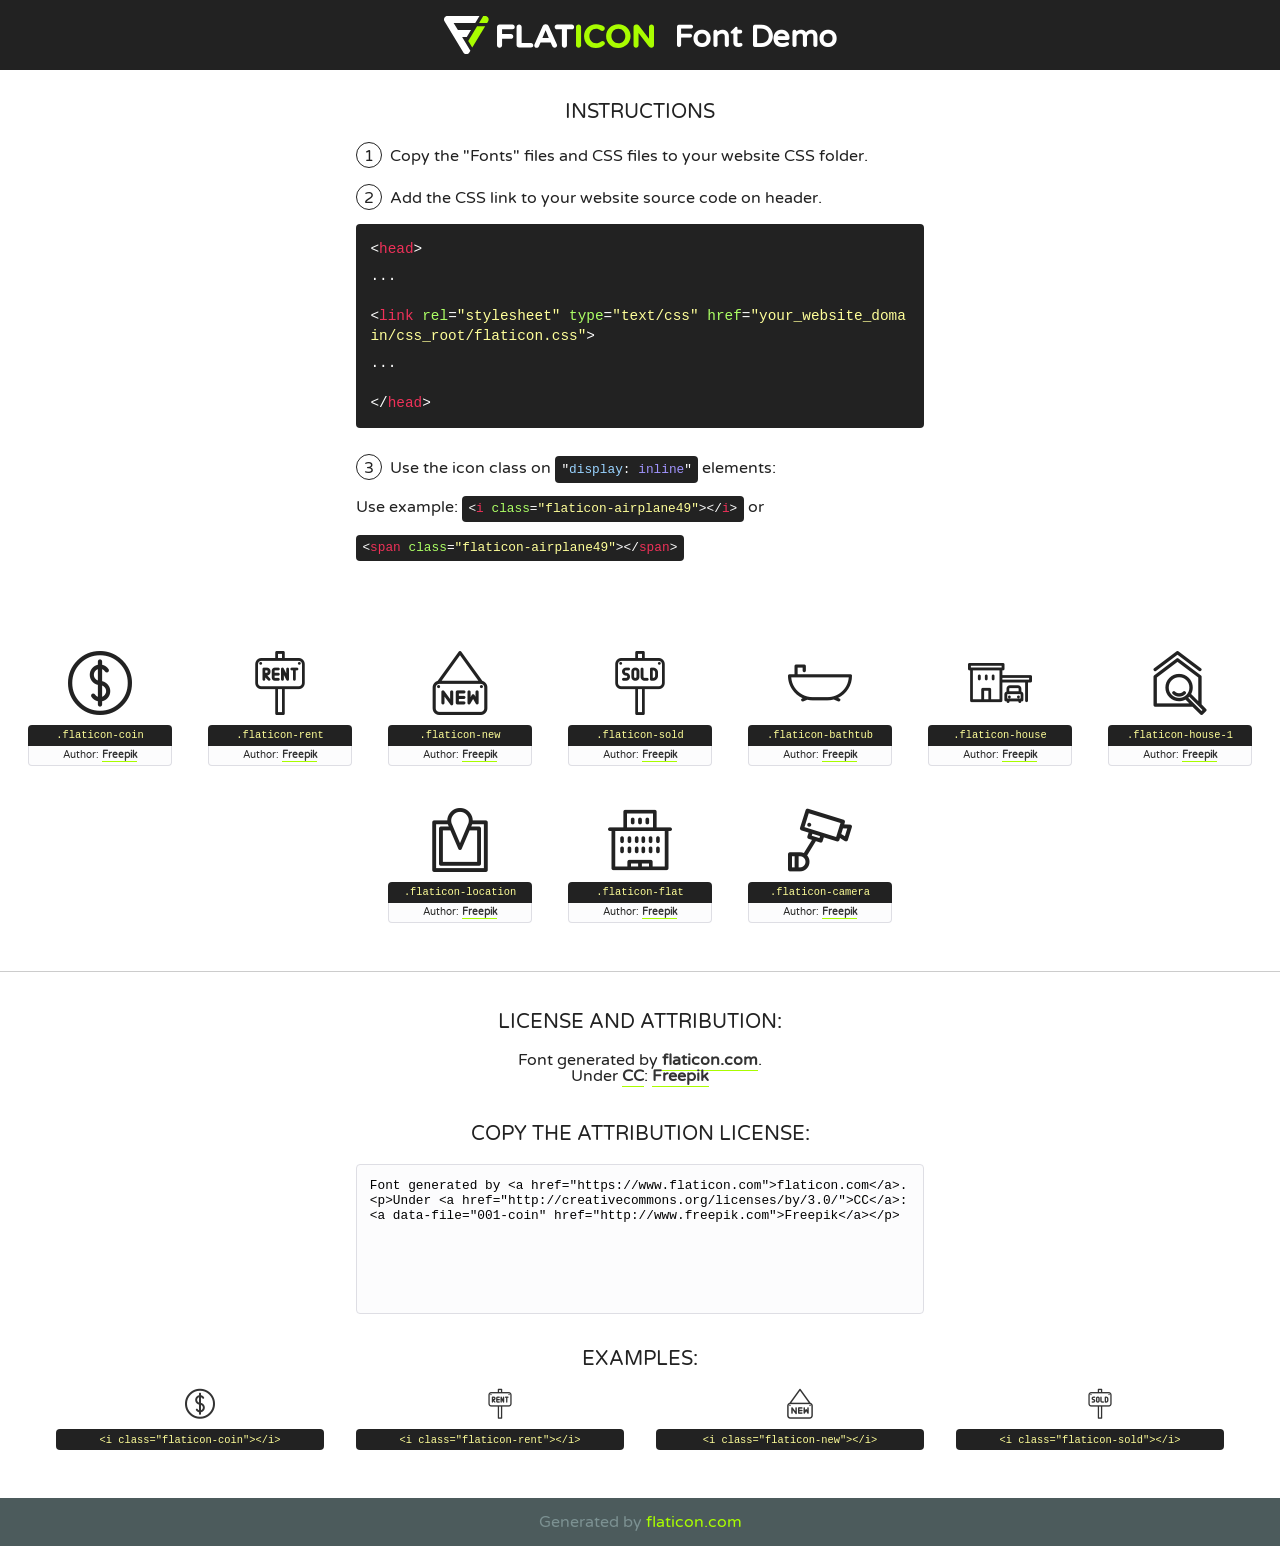
<file: fonts/flaticon/font/flaticon.html>
<!DOCTYPE html>
<!--
  Flaticon icon font: Flaticon
  Creation date: 05/12/2018 08:20
-->
<html>
<!DOCTYPE html>
<html>

<head>
    <title>Flaticon WebFont</title>
    <link href="http://fonts.googleapis.com/css?family=Varela+Round" rel="stylesheet" type="text/css" />
    <link rel="stylesheet" type="text/css" href="flaticon.css">
    <meta charset="UTF-8">
    <style>
    html, body, div, span, applet, object, iframe,
    h1, h2, h3, h4, h5, h6, p, blockquote, pre,
    a, abbr, acronym, address, big, cite, code,
    del, dfn, em, img, ins, kbd, q, s, samp,
    small, strike, strong, sub, sup, tt, var,
    b, u, i, center,
    dl, dt, dd, ol, ul, li,
    fieldset, form, label, legend,
    table, caption, tbody, tfoot, thead, tr, th, td,
    article, aside, canvas, details, embed, 
    figure, figcaption, footer, header, hgroup, 
    menu, nav, output, ruby, section, summary,
    time, mark, audio, video {
        margin: 0;
        padding: 0;
        border: 0;
        font-size: 100%;
        font: inherit;
        vertical-align: baseline;
    }
    /* HTML5 display-role reset for older browsers */
    article, aside, details, figcaption, figure, 
    footer, header, hgroup, menu, nav, section {
        display: block;
    }
    body {
        line-height: 1;
    }
    ol, ul {
        list-style: none;
    }
    blockquote, q {
        quotes: none;
    }
    blockquote:before, blockquote:after,
    q:before, q:after {
        content: '';
        content: none;
    }
    table {
        border-collapse: collapse;
        border-spacing: 0;
    }
    body {
        font-family: 'Varela Round', Helvetica, Arial, sans-serif;
        font-size: 16px;
        color: #222;
    }
    a {
        color: #333;
        border-bottom: 1px solid #a9fd00;
        font-weight: bold;
        text-decoration: none;
    }
    * {
        -moz-box-sizing: border-box;
        -webkit-box-sizing: border-box;
        box-sizing: border-box;
        margin: 0;
        padding: 0;
    }
    [class^="flaticon-"]:before, [class*=" flaticon-"]:before, [class^="flaticon-"]:after, [class*=" flaticon-"]:after {
        font-family: Flaticon;
        font-size: 30px;
        font-style: normal;
        margin-left: 20px;
        color: #333;
    }
    .wrapper {
        max-width: 600px;
        margin: auto;
        padding: 0 1em;
    }
    .title {
        font-size: 1.25em;
        text-align: center;
        margin-bottom: 1em;
        text-transform: uppercase;
    }
    header {
        text-align: center;
        background-color: #222;
        color: #fff;
        padding: 1em;
    }
    header .logo {
        width: 210px;
        height: 38px;
        display: inline-block;
        vertical-align: middle;
        margin-right: 1em;
        border: none;
    }
    header strong {
        font-size: 1.95em;
        font-weight: bold;
        vertical-align: middle;
        margin-top: 5px;
        display: inline-block;
    }
    .demo {
        margin: 2em auto;
        line-height: 1.25em;
    }
    .demo ul li {
        margin-bottom: 1em;
    }
    .demo ul li .num {
        color: #222;
        border-radius: 20px;
        display: inline-block;
        width: 26px;
        padding: 3px;
        height: 26px;
        text-align: center;
        margin-right: 0.5em;
        border: 1px solid #222;
    }
    .demo ul li code {
        background-color: #222;
        border-radius: 4px;
        padding: 0.25em 0.5em;
        display: inline-block;
        color: #fff;
        font-family: Consolas,Monaco,Lucida Console,Liberation Mono,DejaVu Sans Mono,Bitstream Vera Sans Mono,Courier New, monospace;
        font-weight: lighter;
        margin-top: 1em;
        font-size: 0.8em;
        word-break: break-all;
    }
    .demo ul li code.big {
        padding: 1em;
        font-size: 0.9em;
    }
    .demo ul li code .red {
        color: #EF3159;
    }
    .demo ul li code .green {
        color: #ACFF65;
    }
    .demo ul li code .yellow {
        color: #FFFF99;
    }
    .demo ul li code .blue {
        color: #99D3FF;
    }
    .demo ul li code .purple {
        color: #A295FF;
    }
    .demo ul li code .dots {
        margin-top: 0.5em;
        display: block;
    }
    #glyphs {
        border-bottom: 1px solid #ccc;
        padding: 2em 0;
        text-align: center;
    }
    .glyph {
        display: inline-block;
        width: 9em;
        margin: 1em;
        text-align: center;
        vertical-align: top;
        background: #FFF;
    }
    .glyph .glyph-icon {
        padding: 10px;
        display: block;
        font-family:"Flaticon";
        font-size: 64px;
        line-height: 1;
    }
    .glyph .glyph-icon:before {
        font-size: 64px;
        color: #222;
        margin-left: 0;
    }
    .class-name {
        font-size: 0.65em;
        background-color: #222;
        color: #fff;
        border-radius: 4px 4px 0 0;
        padding: 0.5em;
        color: #FFFF99;
        font-family: Consolas,Monaco,Lucida Console,Liberation Mono,DejaVu Sans Mono,Bitstream Vera Sans Mono,Courier New, monospace;
    }
    .author-name {
        font-size: 0.6em;
        background-color: #fcfcfd;
        border: 1px solid #DEDEE4;
        border-top: 0;
        border-radius: 0 0 4px 4px;
        padding: 0.5em;
    }
    .class-name:last-child {
        font-size: 10px;
        color:#888;
    }
    .class-name:last-child a {
        font-size: 10px;
        color:#555;
    }
    .class-name:last-child a:hover {
        color:#a9fd00;
    }
    .glyph > input {
        display: block;
        width: 100px;
        margin: 5px auto;
        text-align: center;
        font-size: 12px;
        cursor: text;
    }
    .glyph > input.icon-input {
        font-family:"Flaticon";
        font-size: 16px;
        margin-bottom: 10px;
    }
    .attribution .title {
        margin-top: 2em;
    }
    .attribution textarea {
        background-color: #fcfcfd;
        padding: 1em;
        border: none;
        box-shadow: none;
        border: 1px solid #DEDEE4;
        border-radius: 4px;
        resize: none;
        width: 100%;
        height: 150px;
        font-size: 0.8em;
        font-family: Consolas,Monaco,Lucida Console,Liberation Mono,DejaVu Sans Mono,Bitstream Vera Sans Mono,Courier New, monospace;
        -webkit-appearance: none;
    }
    .iconsuse {
        margin: 2em auto;
        text-align: center;
        max-width: 1200px;
    }
    .iconsuse:after {
        content: '';
        display: table;
        clear: both;
    }
    .iconsuse .image {
        float: left;
        width: 25%;
        padding: 0 1em;
    }
    .iconsuse .image p {
        margin-bottom: 1em;
    }
    .iconsuse .image span {
        display: block;
        font-size: 0.65em;
        background-color: #222;
        color: #fff;
        border-radius: 4px;
        padding: 0.5em;
        color: #FFFF99;
        margin-top: 1em;
        font-family: Consolas,Monaco,Lucida Console,Liberation Mono,DejaVu Sans Mono,Bitstream Vera Sans Mono,Courier New, monospace;
    }
    #footer {
        text-align: center;
        background-color: #4C5B5C;
        color: #7c9192;
        padding: 1em;
    }
    #footer a {
        border: none;
        color: #a9fd00;
        font-weight: normal;
    }
    @media (max-width: 960px) {
        .iconsuse .image {
            width: 50%;
        }
    }
    @media (max-width: 560px) {
        .iconsuse .image {
            width: 100%;
        }
    }
    </style>
</head>

<body class="characters-off">

    <header>
        <a href="https://www.flaticon.com" target="_blank" class="logo">
            <svg version="1.1" xmlns="http://www.w3.org/2000/svg" xmlns:xlink="http://www.w3.org/1999/xlink" xmlns:a="http://ns.adobe.com/AdobeSVGViewerExtensions/3.0/" viewBox="0 0 560.875 102.036" enable-background="new 0 0 560.875 102.036" xml:space="preserve">
                <defs>
                </defs>
                <g>
                    <g class="letters">
                        <path fill="#ffffff" d="M141.596,29.675c0-3.777,2.985-6.767,6.764-6.767h34.438c3.426,0,6.15,2.728,6.15,6.15
                        c0,3.43-2.724,6.149-6.15,6.149h-27.674v13.091h23.719c3.429,0,6.151,2.724,6.151,6.15c0,3.43-2.723,6.149-6.151,6.149h-23.719
                        v17.574c0,3.773-2.986,6.761-6.764,6.761c-3.779,0-6.764-2.989-6.764-6.761V29.675z"></path>
                        <path fill="#ffffff" d="M193.844,29.149c0-3.781,2.985-6.767,6.764-6.767c3.776,0,6.763,2.985,6.763,6.767v42.957h25.039
                        c3.426,0,6.149,2.726,6.149,6.153c0,3.425-2.723,6.15-6.149,6.15h-31.802c-3.779,0-6.764-2.986-6.764-6.768V29.149z"></path>
                        <path fill="#ffffff" d="M241.891,75.71l21.438-48.407c1.492-3.341,4.215-5.357,7.906-5.357h0.792
                        c3.686,0,6.323,2.017,7.815,5.357l21.439,48.407c0.436,0.967,0.701,1.845,0.701,2.723c0,3.602-2.809,6.501-6.414,6.501
                        c-3.161,0-5.269-1.845-6.499-4.655l-4.132-9.661h-27.059l-4.301,10.102c-1.144,2.631-3.426,4.214-6.237,4.214
                        c-3.517,0-6.24-2.81-6.24-6.325C241.1,77.64,241.451,76.677,241.891,75.71z M279.932,58.666l-8.521-20.297l-8.526,20.297H279.932
                        z"></path>
                        <path fill="#ffffff" d="M314.864,35.387H301.86c-3.429,0-6.239-2.813-6.239-6.238c0-3.429,2.811-6.24,6.239-6.24h39.533
                        c3.426,0,6.237,2.811,6.237,6.24c0,3.425-2.811,6.238-6.237,6.238h-13.001v42.785c0,3.773-2.99,6.761-6.764,6.761
                        c-3.779,0-6.764-2.989-6.764-6.761V35.387z"></path>
                        <path fill="#A9FD00" d="M352.615,29.149c0-3.781,2.985-6.767,6.767-6.767c3.774,0,6.761,2.985,6.761,6.767v49.024
                        c0,3.773-2.987,6.761-6.761,6.761c-3.781,0-6.767-2.989-6.767-6.761V29.149z"></path>
                        <path fill="#A9FD00" d="M374.132,53.836v-0.179c0-17.481,13.178-31.801,32.065-31.801c9.22,0,15.459,2.458,20.557,6.238
                        c1.402,1.054,2.637,2.985,2.637,5.357c0,3.692-2.985,6.59-6.681,6.59c-1.845,0-3.071-0.702-4.044-1.319
                        c-3.776-2.813-7.729-4.393-12.562-4.393c-10.364,0-17.831,8.611-17.831,19.154v0.173c0,10.542,7.291,19.329,17.831,19.329
                        c5.715,0,9.492-1.756,13.359-4.834c1.049-0.874,2.458-1.491,4.039-1.491c3.429,0,6.325,2.813,6.325,6.236
                        c0,2.106-1.056,3.78-2.282,4.834c-5.539,4.834-12.036,7.733-21.878,7.733C387.572,85.464,374.132,71.493,374.132,53.836z"></path>
                        <path fill="#A9FD00" d="M433.009,53.836v-0.179c0-17.481,13.79-31.801,32.766-31.801c18.981,0,32.592,14.143,32.592,31.628v0.173
                        c0,17.483-13.785,31.807-32.769,31.807C446.625,85.464,433.009,71.32,433.009,53.836z M484.224,53.836v-0.179
                        c0-10.539-7.725-19.326-18.626-19.326c-10.893,0-18.449,8.611-18.449,19.154v0.173c0,10.542,7.73,19.329,18.626,19.329
                        C476.676,72.986,484.224,64.378,484.224,53.836z"></path>
                        <path fill="#A9FD00" d="M506.233,29.321c0-3.774,2.99-6.763,6.767-6.763h1.401c3.252,0,5.183,1.583,7.029,3.953l26.093,34.265
                        V29.059c0-3.692,2.99-6.677,6.681-6.677c3.683,0,6.671,2.985,6.671,6.677v48.934c0,3.78-2.987,6.765-6.764,6.765h-0.436
                        c-3.257,0-5.188-1.581-7.034-3.953l-27.056-35.492v32.944c0,3.687-2.985,6.676-6.678,6.676c-3.683,0-6.673-2.989-6.673-6.676
                        V29.321z"></path>
                    </g>
                    <g class="insignia">
                        <path fill="#ffffff" d="M48.372,56.137h12.517l11.156-18.537H37.186L25.688,18.539h57.825L94.668,0H9.271
                        C5.925,0,2.842,1.801,1.198,4.716c-1.644,2.907-1.593,6.482,0.134,9.343l50.38,83.501c1.678,2.781,4.689,4.476,7.938,4.476
                        c3.246,0,6.257-1.695,7.935-4.476l2.898-4.804L48.372,56.137z"></path>
                        <g class="i">
                            <path fill="#A9FD00" d="M93.575,18.539h0.031v0.004l21.652,0.004l2.705-4.488c1.727-2.861,1.778-6.436,0.133-9.343
                            C116.454,1.801,113.371,0,110.026,0h-5.294L93.575,18.539z"></path>
                            <polygon fill="#A9FD00" points="88.291,27.356 64.725,66.486 75.519,84.404 109.942,27.356"></polygon>
                        </g>
                    </g>
                </g>
            </svg>
        </a>
        <strong>Font Demo</strong>
    </header>


    <section class="demo wrapper">

        <p class="title">Instructions</p>

        <ul>
            <li>
                <span class="num">1</span>Copy the "Fonts" files and CSS files to your website CSS folder.
            </li>
            <li>
                <span class="num">2</span>Add the CSS link to your website source code on header.
                <code class="big">
                    &lt;<span class="red">head</span>&gt;
                    <br/><span class="dots">...</span>
                    <br/>&lt;<span class="red">link</span> <span class="green">rel</span>=<span class="yellow">"stylesheet"</span> <span class="green">type</span>=<span class="yellow">"text/css"</span> <span class="green">href</span>=<span class="yellow">"your_website_domain/css_root/flaticon.css"</span>&gt;
                    <br/><span class="dots">...</span>
                    <br/>&lt;/<span class="red">head</span>&gt;
                </code>
            </li>

            <li>
                <p>
                    <span class="num">3</span>Use the icon class on <code>"<span class="blue">display</span>:<span class="purple"> inline</span>"</code> elements:
                    <br />
                    Use example: <code>&lt;<span class="red">i</span> <span class="green">class</span>=<span class="yellow">&quot;flaticon-airplane49&quot;</span>&gt;&lt;/<span class="red">i</span>&gt;</code> or <code>&lt;<span class="red">span</span> <span class="green">class</span>=<span class="yellow">&quot;flaticon-airplane49&quot;</span>&gt;&lt;/<span class="red">span</span>&gt;</code>
            </li>
        </ul>

    </section>




   <section id="glyphs">          
    
      
        <div class="glyph"><div class="glyph-icon flaticon-coin"></div>
            <div class="class-name">.flaticon-coin</div>
            <div class="author-name">Author: <a data-file="001-coin" href="http://www.freepik.com">Freepik</a> </div> 
        </div>        
        
        <div class="glyph"><div class="glyph-icon flaticon-rent"></div>
            <div class="class-name">.flaticon-rent</div>
            <div class="author-name">Author: <a data-file="002-rent" href="http://www.freepik.com">Freepik</a> </div> 
        </div>        
        
        <div class="glyph"><div class="glyph-icon flaticon-new"></div>
            <div class="class-name">.flaticon-new</div>
            <div class="author-name">Author: <a data-file="003-new" href="http://www.freepik.com">Freepik</a> </div> 
        </div>        
        
        <div class="glyph"><div class="glyph-icon flaticon-sold"></div>
            <div class="class-name">.flaticon-sold</div>
            <div class="author-name">Author: <a data-file="004-sold" href="http://www.freepik.com">Freepik</a> </div> 
        </div>        
        
        <div class="glyph"><div class="glyph-icon flaticon-bathtub"></div>
            <div class="class-name">.flaticon-bathtub</div>
            <div class="author-name">Author: <a data-file="005-bathtub" href="http://www.freepik.com">Freepik</a> </div> 
        </div>        
        
        <div class="glyph"><div class="glyph-icon flaticon-house"></div>
            <div class="class-name">.flaticon-house</div>
            <div class="author-name">Author: <a data-file="006-house" href="http://www.freepik.com">Freepik</a> </div> 
        </div>        
        
        <div class="glyph"><div class="glyph-icon flaticon-house-1"></div>
            <div class="class-name">.flaticon-house-1</div>
            <div class="author-name">Author: <a data-file="007-house-1" href="http://www.freepik.com">Freepik</a> </div> 
        </div>        
        
        <div class="glyph"><div class="glyph-icon flaticon-location"></div>
            <div class="class-name">.flaticon-location</div>
            <div class="author-name">Author: <a data-file="008-location" href="http://www.freepik.com">Freepik</a> </div> 
        </div>        
        
        <div class="glyph"><div class="glyph-icon flaticon-flat"></div>
            <div class="class-name">.flaticon-flat</div>
            <div class="author-name">Author: <a data-file="009-flat" href="http://www.freepik.com">Freepik</a> </div> 
        </div>        
        
        <div class="glyph"><div class="glyph-icon flaticon-camera"></div>
            <div class="class-name">.flaticon-camera</div>
            <div class="author-name">Author: <a data-file="010-camera" href="http://www.freepik.com">Freepik</a> </div> 
        </div>        
        

    </section>



    <section class="attribution wrapper"   style="text-align:center;">

      <div class="title">License and attribution:</div><div class="attrDiv">Font generated by <a href="https://www.flaticon.com">flaticon.com</a>. <div><p>Under <a href="http://creativecommons.org/licenses/by/3.0/">CC</a>: <a data-file="001-coin" href="http://www.freepik.com">Freepik</a></p>  </div>
      </div>
      <div class="title">Copy the Attribution License:</div>

    <textarea onclick="this.focus();this.select();">Font generated by &lt;a href=&quot;https://www.flaticon.com&quot;&gt;flaticon.com&lt;/a&gt;. <p>Under <a href="http://creativecommons.org/licenses/by/3.0/">CC</a>: <a data-file="001-coin" href="http://www.freepik.com">Freepik</a></p>  
     </textarea>

    </section>

    <section class="iconsuse">

          <div class="title">Examples:</div>            
             
            <div class="image">
                <p>
                    <i class="glyph-icon flaticon-coin"></i> 
                    <span>&lt;i class=&quot;flaticon-coin&quot;&gt;&lt;/i&gt;</span>
                </p>
            </div>
            
            <div class="image">
                <p>
                    <i class="glyph-icon flaticon-rent"></i> 
                    <span>&lt;i class=&quot;flaticon-rent&quot;&gt;&lt;/i&gt;</span>
                </p>
            </div>
            
            <div class="image">
                <p>
                    <i class="glyph-icon flaticon-new"></i> 
                    <span>&lt;i class=&quot;flaticon-new&quot;&gt;&lt;/i&gt;</span>
                </p>
            </div>
            
            <div class="image">
                <p>
                    <i class="glyph-icon flaticon-sold"></i> 
                    <span>&lt;i class=&quot;flaticon-sold&quot;&gt;&lt;/i&gt;</span>
                </p>
            </div>
                       
        </div>
                            
    </section>

<div id="footer">
    <div>Generated by <a href="https://www.flaticon.com">flaticon.com</a>
    </div>
</div>



</body>
</html>
</file>
<file: fonts/icomoon/style.css>
@font-face {
  font-family: 'icomoon';
  src:  url('fonts/icomoon.eot?10si43');
  src:  url('fonts/icomoon.eot?10si43#iefix') format('embedded-opentype'),
    url('fonts/icomoon.ttf?10si43') format('truetype'),
    url('fonts/icomoon.woff?10si43') format('woff'),
    url('fonts/icomoon.svg?10si43#icomoon') format('svg');
  font-weight: normal;
  font-style: normal;
}

[class^="icon-"], [class*=" icon-"] {
  /* use !important to prevent issues with browser extensions that change fonts */
  font-family: 'icomoon' !important;
  speak: none;
  font-style: normal;
  font-weight: normal;
  font-variant: normal;
  text-transform: none;
  line-height: 1;

  /* Better Font Rendering =========== */
  -webkit-font-smoothing: antialiased;
  -moz-osx-font-smoothing: grayscale;
}

.icon-asterisk:before {
  content: "\f069";
}
.icon-plus:before {
  content: "\f067";
}
.icon-question:before {
  content: "\f128";
}
.icon-minus:before {
  content: "\f068";
}
.icon-glass:before {
  content: "\f000";
}
.icon-music:before {
  content: "\f001";
}
.icon-search:before {
  content: "\f002";
}
.icon-envelope-o:before {
  content: "\f003";
}
.icon-heart:before {
  content: "\f004";
}
.icon-star:before {
  content: "\f005";
}
.icon-star-o:before {
  content: "\f006";
}
.icon-user:before {
  content: "\f007";
}
.icon-film:before {
  content: "\f008";
}
.icon-th-large:before {
  content: "\f009";
}
.icon-th:before {
  content: "\f00a";
}
.icon-th-list:before {
  content: "\f00b";
}
.icon-check:before {
  content: "\f00c";
}
.icon-close:before {
  content: "\f00d";
}
.icon-remove:before {
  content: "\f00d";
}
.icon-times:before {
  content: "\f00d";
}
.icon-search-plus:before {
  content: "\f00e";
}
.icon-search-minus:before {
  content: "\f010";
}
.icon-power-off:before {
  content: "\f011";
}
.icon-signal:before {
  content: "\f012";
}
.icon-cog:before {
  content: "\f013";
}
.icon-gear:before {
  content: "\f013";
}
.icon-trash-o:before {
  content: "\f014";
}
.icon-home:before {
  content: "\f015";
}
.icon-file-o:before {
  content: "\f016";
}
.icon-clock-o:before {
  content: "\f017";
}
.icon-road:before {
  content: "\f018";
}
.icon-download:before {
  content: "\f019";
}
.icon-arrow-circle-o-down:before {
  content: "\f01a";
}
.icon-arrow-circle-o-up:before {
  content: "\f01b";
}
.icon-inbox:before {
  content: "\f01c";
}
.icon-play-circle-o:before {
  content: "\f01d";
}
.icon-repeat:before {
  content: "\f01e";
}
.icon-rotate-right:before {
  content: "\f01e";
}
.icon-refresh:before {
  content: "\f021";
}
.icon-list-alt:before {
  content: "\f022";
}
.icon-lock:before {
  content: "\f023";
}
.icon-flag:before {
  content: "\f024";
}
.icon-headphones:before {
  content: "\f025";
}
.icon-volume-off:before {
  content: "\f026";
}
.icon-volume-down:before {
  content: "\f027";
}
.icon-volume-up:before {
  content: "\f028";
}
.icon-qrcode:before {
  content: "\f029";
}
.icon-barcode:before {
  content: "\f02a";
}
.icon-tag:before {
  content: "\f02b";
}
.icon-tags:before {
  content: "\f02c";
}
.icon-book:before {
  content: "\f02d";
}
.icon-bookmark:before {
  content: "\f02e";
}
.icon-print:before {
  content: "\f02f";
}
.icon-camera:before {
  content: "\f030";
}
.icon-font:before {
  content: "\f031";
}
.icon-bold:before {
  content: "\f032";
}
.icon-italic:before {
  content: "\f033";
}
.icon-text-height:before {
  content: "\f034";
}
.icon-text-width:before {
  content: "\f035";
}
.icon-align-left:before {
  content: "\f036";
}
.icon-align-center:before {
  content: "\f037";
}
.icon-align-right:before {
  content: "\f038";
}
.icon-align-justify:before {
  content: "\f039";
}
.icon-list:before {
  content: "\f03a";
}
.icon-dedent:before {
  content: "\f03b";
}
.icon-outdent:before {
  content: "\f03b";
}
.icon-indent:before {
  content: "\f03c";
}
.icon-video-camera:before {
  content: "\f03d";
}
.icon-image:before {
  content: "\f03e";
}
.icon-photo:before {
  content: "\f03e";
}
.icon-picture-o:before {
  content: "\f03e";
}
.icon-pencil:before {
  content: "\f040";
}
.icon-map-marker:before {
  content: "\f041";
}
.icon-adjust:before {
  content: "\f042";
}
.icon-tint:before {
  content: "\f043";
}
.icon-edit:before {
  content: "\f044";
}
.icon-pencil-square-o:before {
  content: "\f044";
}
.icon-share-square-o:before {
  content: "\f045";
}
.icon-check-square-o:before {
  content: "\f046";
}
.icon-arrows:before {
  content: "\f047";
}
.icon-step-backward:before {
  content: "\f048";
}
.icon-fast-backward:before {
  content: "\f049";
}
.icon-backward:before {
  content: "\f04a";
}
.icon-play:before {
  content: "\f04b";
}
.icon-pause:before {
  content: "\f04c";
}
.icon-stop:before {
  content: "\f04d";
}
.icon-forward:before {
  content: "\f04e";
}
.icon-fast-forward:before {
  content: "\f050";
}
.icon-step-forward:before {
  content: "\f051";
}
.icon-eject:before {
  content: "\f052";
}
.icon-chevron-left:before {
  content: "\f053";
}
.icon-chevron-right:before {
  content: "\f054";
}
.icon-plus-circle:before {
  content: "\f055";
}
.icon-minus-circle:before {
  content: "\f056";
}
.icon-times-circle:before {
  content: "\f057";
}
.icon-check-circle:before {
  content: "\f058";
}
.icon-question-circle:before {
  content: "\f059";
}
.icon-info-circle:before {
  content: "\f05a";
}
.icon-crosshairs:before {
  content: "\f05b";
}
.icon-times-circle-o:before {
  content: "\f05c";
}
.icon-check-circle-o:before {
  content: "\f05d";
}
.icon-ban:before {
  content: "\f05e";
}
.icon-arrow-left:before {
  content: "\f060";
}
.icon-arrow-right:before {
  content: "\f061";
}
.icon-arrow-up:before {
  content: "\f062";
}
.icon-arrow-down:before {
  content: "\f063";
}
.icon-mail-forward:before {
  content: "\f064";
}
.icon-share:before {
  content: "\f064";
}
.icon-expand:before {
  content: "\f065";
}
.icon-compress:before {
  content: "\f066";
}
.icon-exclamation-circle:before {
  content: "\f06a";
}
.icon-gift:before {
  content: "\f06b";
}
.icon-leaf:before {
  content: "\f06c";
}
.icon-fire:before {
  content: "\f06d";
}
.icon-eye:before {
  content: "\f06e";
}
.icon-eye-slash:before {
  content: "\f070";
}
.icon-exclamation-triangle:before {
  content: "\f071";
}
.icon-warning:before {
  content: "\f071";
}
.icon-plane:before {
  content: "\f072";
}
.icon-calendar:before {
  content: "\f073";
}
.icon-random:before {
  content: "\f074";
}
.icon-comment:before {
  content: "\f075";
}
.icon-magnet:before {
  content: "\f076";
}
.icon-chevron-up:before {
  content: "\f077";
}
.icon-chevron-down:before {
  content: "\f078";
}
.icon-retweet:before {
  content: "\f079";
}
.icon-shopping-cart:before {
  content: "\f07a";
}
.icon-folder:before {
  content: "\f07b";
}
.icon-folder-open:before {
  content: "\f07c";
}
.icon-arrows-v:before {
  content: "\f07d";
}
.icon-arrows-h:before {
  content: "\f07e";
}
.icon-bar-chart:before {
  content: "\f080";
}
.icon-bar-chart-o:before {
  content: "\f080";
}
.icon-twitter-square:before {
  content: "\f081";
}
.icon-facebook-square:before {
  content: "\f082";
}
.icon-camera-retro:before {
  content: "\f083";
}
.icon-key:before {
  content: "\f084";
}
.icon-cogs:before {
  content: "\f085";
}
.icon-gears:before {
  content: "\f085";
}
.icon-comments:before {
  content: "\f086";
}
.icon-thumbs-o-up:before {
  content: "\f087";
}
.icon-thumbs-o-down:before {
  content: "\f088";
}
.icon-star-half:before {
  content: "\f089";
}
.icon-heart-o:before {
  content: "\f08a";
}
.icon-sign-out:before {
  content: "\f08b";
}
.icon-linkedin-square:before {
  content: "\f08c";
}
.icon-thumb-tack:before {
  content: "\f08d";
}
.icon-external-link:before {
  content: "\f08e";
}
.icon-sign-in:before {
  content: "\f090";
}
.icon-trophy:before {
  content: "\f091";
}
.icon-github-square:before {
  content: "\f092";
}
.icon-upload:before {
  content: "\f093";
}
.icon-lemon-o:before {
  content: "\f094";
}
.icon-phone:before {
  content: "\f095";
}
.icon-square-o:before {
  content: "\f096";
}
.icon-bookmark-o:before {
  content: "\f097";
}
.icon-phone-square:before {
  content: "\f098";
}
.icon-twitter:before {
  content: "\f099";
}
.icon-facebook:before {
  content: "\f09a";
}
.icon-facebook-f:before {
  content: "\f09a";
}
.icon-github:before {
  content: "\f09b";
}
.icon-unlock:before {
  content: "\f09c";
}
.icon-credit-card:before {
  content: "\f09d";
}
.icon-feed:before {
  content: "\f09e";
}
.icon-rss:before {
  content: "\f09e";
}
.icon-hdd-o:before {
  content: "\f0a0";
}
.icon-bullhorn:before {
  content: "\f0a1";
}
.icon-bell-o:before {
  content: "\f0a2";
}
.icon-certificate:before {
  content: "\f0a3";
}
.icon-hand-o-right:before {
  content: "\f0a4";
}
.icon-hand-o-left:before {
  content: "\f0a5";
}
.icon-hand-o-up:before {
  content: "\f0a6";
}
.icon-hand-o-down:before {
  content: "\f0a7";
}
.icon-arrow-circle-left:before {
  content: "\f0a8";
}
.icon-arrow-circle-right:before {
  content: "\f0a9";
}
.icon-arrow-circle-up:before {
  content: "\f0aa";
}
.icon-arrow-circle-down:before {
  content: "\f0ab";
}
.icon-globe:before {
  content: "\f0ac";
}
.icon-wrench:before {
  content: "\f0ad";
}
.icon-tasks:before {
  content: "\f0ae";
}
.icon-filter:before {
  content: "\f0b0";
}
.icon-briefcase:before {
  content: "\f0b1";
}
.icon-arrows-alt:before {
  content: "\f0b2";
}
.icon-group:before {
  content: "\f0c0";
}
.icon-users:before {
  content: "\f0c0";
}
.icon-chain:before {
  content: "\f0c1";
}
.icon-link:before {
  content: "\f0c1";
}
.icon-cloud:before {
  content: "\f0c2";
}
.icon-flask:before {
  content: "\f0c3";
}
.icon-cut:before {
  content: "\f0c4";
}
.icon-scissors:before {
  content: "\f0c4";
}
.icon-copy:before {
  content: "\f0c5";
}
.icon-files-o:before {
  content: "\f0c5";
}
.icon-paperclip:before {
  content: "\f0c6";
}
.icon-floppy-o:before {
  content: "\f0c7";
}
.icon-save:before {
  content: "\f0c7";
}
.icon-square:before {
  content: "\f0c8";
}
.icon-bars:before {
  content: "\f0c9";
}
.icon-navicon:before {
  content: "\f0c9";
}
.icon-reorder:before {
  content: "\f0c9";
}
.icon-list-ul:before {
  content: "\f0ca";
}
.icon-list-ol:before {
  content: "\f0cb";
}
.icon-strikethrough:before {
  content: "\f0cc";
}
.icon-underline:before {
  content: "\f0cd";
}
.icon-table:before {
  content: "\f0ce";
}
.icon-magic:before {
  content: "\f0d0";
}
.icon-truck:before {
  content: "\f0d1";
}
.icon-pinterest:before {
  content: "\f0d2";
}
.icon-pinterest-square:before {
  content: "\f0d3";
}
.icon-google-plus-square:before {
  content: "\f0d4";
}
.icon-google-plus:before {
  content: "\f0d5";
}
.icon-money:before {
  content: "\f0d6";
}
.icon-caret-down:before {
  content: "\f0d7";
}
.icon-caret-up:before {
  content: "\f0d8";
}
.icon-caret-left:before {
  content: "\f0d9";
}
.icon-caret-right:before {
  content: "\f0da";
}
.icon-columns:before {
  content: "\f0db";
}
.icon-sort:before {
  content: "\f0dc";
}
.icon-unsorted:before {
  content: "\f0dc";
}
.icon-sort-desc:before {
  content: "\f0dd";
}
.icon-sort-down:before {
  content: "\f0dd";
}
.icon-sort-asc:before {
  content: "\f0de";
}
.icon-sort-up:before {
  content: "\f0de";
}
.icon-envelope:before {
  content: "\f0e0";
}
.icon-linkedin:before {
  content: "\f0e1";
}
.icon-rotate-left:before {
  content: "\f0e2";
}
.icon-undo:before {
  content: "\f0e2";
}
.icon-gavel:before {
  content: "\f0e3";
}
.icon-legal:before {
  content: "\f0e3";
}
.icon-dashboard:before {
  content: "\f0e4";
}
.icon-tachometer:before {
  content: "\f0e4";
}
.icon-comment-o:before {
  content: "\f0e5";
}
.icon-comments-o:before {
  content: "\f0e6";
}
.icon-bolt:before {
  content: "\f0e7";
}
.icon-flash:before {
  content: "\f0e7";
}
.icon-sitemap:before {
  content: "\f0e8";
}
.icon-umbrella:before {
  content: "\f0e9";
}
.icon-clipboard:before {
  content: "\f0ea";
}
.icon-paste:before {
  content: "\f0ea";
}
.icon-lightbulb-o:before {
  content: "\f0eb";
}
.icon-exchange:before {
  content: "\f0ec";
}
.icon-cloud-download:before {
  content: "\f0ed";
}
.icon-cloud-upload:before {
  content: "\f0ee";
}
.icon-user-md:before {
  content: "\f0f0";
}
.icon-stethoscope:before {
  content: "\f0f1";
}
.icon-suitcase:before {
  content: "\f0f2";
}
.icon-bell:before {
  content: "\f0f3";
}
.icon-coffee:before {
  content: "\f0f4";
}
.icon-cutlery:before {
  content: "\f0f5";
}
.icon-file-text-o:before {
  content: "\f0f6";
}
.icon-building-o:before {
  content: "\f0f7";
}
.icon-hospital-o:before {
  content: "\f0f8";
}
.icon-ambulance:before {
  content: "\f0f9";
}
.icon-medkit:before {
  content: "\f0fa";
}
.icon-fighter-jet:before {
  content: "\f0fb";
}
.icon-beer:before {
  content: "\f0fc";
}
.icon-h-square:before {
  content: "\f0fd";
}
.icon-plus-square:before {
  content: "\f0fe";
}
.icon-angle-double-left:before {
  content: "\f100";
}
.icon-angle-double-right:before {
  content: "\f101";
}
.icon-angle-double-up:before {
  content: "\f102";
}
.icon-angle-double-down:before {
  content: "\f103";
}
.icon-angle-left:before {
  content: "\f104";
}
.icon-angle-right:before {
  content: "\f105";
}
.icon-angle-up:before {
  content: "\f106";
}
.icon-angle-down:before {
  content: "\f107";
}
.icon-desktop:before {
  content: "\f108";
}
.icon-laptop:before {
  content: "\f109";
}
.icon-tablet:before {
  content: "\f10a";
}
.icon-mobile:before {
  content: "\f10b";
}
.icon-mobile-phone:before {
  content: "\f10b";
}
.icon-circle-o:before {
  content: "\f10c";
}
.icon-quote-left:before {
  content: "\f10d";
}
.icon-quote-right:before {
  content: "\f10e";
}
.icon-spinner:before {
  content: "\f110";
}
.icon-circle:before {
  content: "\f111";
}
.icon-mail-reply:before {
  content: "\f112";
}
.icon-reply:before {
  content: "\f112";
}
.icon-github-alt:before {
  content: "\f113";
}
.icon-folder-o:before {
  content: "\f114";
}
.icon-folder-open-o:before {
  content: "\f115";
}
.icon-smile-o:before {
  content: "\f118";
}
.icon-frown-o:before {
  content: "\f119";
}
.icon-meh-o:before {
  content: "\f11a";
}
.icon-gamepad:before {
  content: "\f11b";
}
.icon-keyboard-o:before {
  content: "\f11c";
}
.icon-flag-o:before {
  content: "\f11d";
}
.icon-flag-checkered:before {
  content: "\f11e";
}
.icon-terminal:before {
  content: "\f120";
}
.icon-code:before {
  content: "\f121";
}
.icon-mail-reply-all:before {
  content: "\f122";
}
.icon-reply-all:before {
  content: "\f122";
}
.icon-star-half-empty:before {
  content: "\f123";
}
.icon-star-half-full:before {
  content: "\f123";
}
.icon-star-half-o:before {
  content: "\f123";
}
.icon-location-arrow:before {
  content: "\f124";
}
.icon-crop:before {
  content: "\f125";
}
.icon-code-fork:before {
  content: "\f126";
}
.icon-chain-broken:before {
  content: "\f127";
}
.icon-unlink:before {
  content: "\f127";
}
.icon-info:before {
  content: "\f129";
}
.icon-exclamation:before {
  content: "\f12a";
}
.icon-superscript:before {
  content: "\f12b";
}
.icon-subscript:before {
  content: "\f12c";
}
.icon-eraser:before {
  content: "\f12d";
}
.icon-puzzle-piece:before {
  content: "\f12e";
}
.icon-microphone:before {
  content: "\f130";
}
.icon-microphone-slash:before {
  content: "\f131";
}
.icon-shield:before {
  content: "\f132";
}
.icon-calendar-o:before {
  content: "\f133";
}
.icon-fire-extinguisher:before {
  content: "\f134";
}
.icon-rocket:before {
  content: "\f135";
}
.icon-maxcdn:before {
  content: "\f136";
}
.icon-chevron-circle-left:before {
  content: "\f137";
}
.icon-chevron-circle-right:before {
  content: "\f138";
}
.icon-chevron-circle-up:before {
  content: "\f139";
}
.icon-chevron-circle-down:before {
  content: "\f13a";
}
.icon-html5:before {
  content: "\f13b";
}
.icon-css3:before {
  content: "\f13c";
}
.icon-anchor:before {
  content: "\f13d";
}
.icon-unlock-alt:before {
  content: "\f13e";
}
.icon-bullseye:before {
  content: "\f140";
}
.icon-ellipsis-h:before {
  content: "\f141";
}
.icon-ellipsis-v:before {
  content: "\f142";
}
.icon-rss-square:before {
  content: "\f143";
}
.icon-play-circle:before {
  content: "\f144";
}
.icon-ticket:before {
  content: "\f145";
}
.icon-minus-square:before {
  content: "\f146";
}
.icon-minus-square-o:before {
  content: "\f147";
}
.icon-level-up:before {
  content: "\f148";
}
.icon-level-down:before {
  content: "\f149";
}
.icon-check-square:before {
  content: "\f14a";
}
.icon-pencil-square:before {
  content: "\f14b";
}
.icon-external-link-square:before {
  content: "\f14c";
}
.icon-share-square:before {
  content: "\f14d";
}
.icon-compass:before {
  content: "\f14e";
}
.icon-caret-square-o-down:before {
  content: "\f150";
}
.icon-toggle-down:before {
  content: "\f150";
}
.icon-caret-square-o-up:before {
  content: "\f151";
}
.icon-toggle-up:before {
  content: "\f151";
}
.icon-caret-square-o-right:before {
  content: "\f152";
}
.icon-toggle-right:before {
  content: "\f152";
}
.icon-eur:before {
  content: "\f153";
}
.icon-euro:before {
  content: "\f153";
}
.icon-gbp:before {
  content: "\f154";
}
.icon-dollar:before {
  content: "\f155";
}
.icon-usd:before {
  content: "\f155";
}
.icon-inr:before {
  content: "\f156";
}
.icon-rupee:before {
  content: "\f156";
}
.icon-cny:before {
  content: "\f157";
}
.icon-jpy:before {
  content: "\f157";
}
.icon-rmb:before {
  content: "\f157";
}
.icon-yen:before {
  content: "\f157";
}
.icon-rouble:before {
  content: "\f158";
}
.icon-rub:before {
  content: "\f158";
}
.icon-ruble:before {
  content: "\f158";
}
.icon-krw:before {
  content: "\f159";
}
.icon-won:before {
  content: "\f159";
}
.icon-bitcoin:before {
  content: "\f15a";
}
.icon-btc:before {
  content: "\f15a";
}
.icon-file:before {
  content: "\f15b";
}
.icon-file-text:before {
  content: "\f15c";
}
.icon-sort-alpha-asc:before {
  content: "\f15d";
}
.icon-sort-alpha-desc:before {
  content: "\f15e";
}
.icon-sort-amount-asc:before {
  content: "\f160";
}
.icon-sort-amount-desc:before {
  content: "\f161";
}
.icon-sort-numeric-asc:before {
  content: "\f162";
}
.icon-sort-numeric-desc:before {
  content: "\f163";
}
.icon-thumbs-up:before {
  content: "\f164";
}
.icon-thumbs-down:before {
  content: "\f165";
}
.icon-youtube-square:before {
  content: "\f166";
}
.icon-youtube:before {
  content: "\f167";
}
.icon-xing:before {
  content: "\f168";
}
.icon-xing-square:before {
  content: "\f169";
}
.icon-youtube-play:before {
  content: "\f16a";
}
.icon-dropbox:before {
  content: "\f16b";
}
.icon-stack-overflow:before {
  content: "\f16c";
}
.icon-instagram:before {
  content: "\f16d";
}
.icon-flickr:before {
  content: "\f16e";
}
.icon-adn:before {
  content: "\f170";
}
.icon-bitbucket:before {
  content: "\f171";
}
.icon-bitbucket-square:before {
  content: "\f172";
}
.icon-tumblr:before {
  content: "\f173";
}
.icon-tumblr-square:before {
  content: "\f174";
}
.icon-long-arrow-down:before {
  content: "\f175";
}
.icon-long-arrow-up:before {
  content: "\f176";
}
.icon-long-arrow-left:before {
  content: "\f177";
}
.icon-long-arrow-right:before {
  content: "\f178";
}
.icon-apple:before {
  content: "\f179";
}
.icon-windows:before {
  content: "\f17a";
}
.icon-android:before {
  content: "\f17b";
}
.icon-linux:before {
  content: "\f17c";
}
.icon-dribbble:before {
  content: "\f17d";
}
.icon-skype:before {
  content: "\f17e";
}
.icon-foursquare:before {
  content: "\f180";
}
.icon-trello:before {
  content: "\f181";
}
.icon-female:before {
  content: "\f182";
}
.icon-male:before {
  content: "\f183";
}
.icon-gittip:before {
  content: "\f184";
}
.icon-gratipay:before {
  content: "\f184";
}
.icon-sun-o:before {
  content: "\f185";
}
.icon-moon-o:before {
  content: "\f186";
}
.icon-archive:before {
  content: "\f187";
}
.icon-bug:before {
  content: "\f188";
}
.icon-vk:before {
  content: "\f189";
}
.icon-weibo:before {
  content: "\f18a";
}
.icon-renren:before {
  content: "\f18b";
}
.icon-pagelines:before {
  content: "\f18c";
}
.icon-stack-exchange:before {
  content: "\f18d";
}
.icon-arrow-circle-o-right:before {
  content: "\f18e";
}
.icon-arrow-circle-o-left:before {
  content: "\f190";
}
.icon-caret-square-o-left:before {
  content: "\f191";
}
.icon-toggle-left:before {
  content: "\f191";
}
.icon-dot-circle-o:before {
  content: "\f192";
}
.icon-wheelchair:before {
  content: "\f193";
}
.icon-vimeo-square:before {
  content: "\f194";
}
.icon-try:before {
  content: "\f195";
}
.icon-turkish-lira:before {
  content: "\f195";
}
.icon-plus-square-o:before {
  content: "\f196";
}
.icon-space-shuttle:before {
  content: "\f197";
}
.icon-slack:before {
  content: "\f198";
}
.icon-envelope-square:before {
  content: "\f199";
}
.icon-wordpress:before {
  content: "\f19a";
}
.icon-openid:before {
  content: "\f19b";
}
.icon-bank:before {
  content: "\f19c";
}
.icon-institution:before {
  content: "\f19c";
}
.icon-university:before {
  content: "\f19c";
}
.icon-graduation-cap:before {
  content: "\f19d";
}
.icon-mortar-board:before {
  content: "\f19d";
}
.icon-yahoo:before {
  content: "\f19e";
}
.icon-google:before {
  content: "\f1a0";
}
.icon-reddit:before {
  content: "\f1a1";
}
.icon-reddit-square:before {
  content: "\f1a2";
}
.icon-stumbleupon-circle:before {
  content: "\f1a3";
}
.icon-stumbleupon:before {
  content: "\f1a4";
}
.icon-delicious:before {
  content: "\f1a5";
}
.icon-digg:before {
  content: "\f1a6";
}
.icon-pied-piper-pp:before {
  content: "\f1a7";
}
.icon-pied-piper-alt:before {
  content: "\f1a8";
}
.icon-drupal:before {
  content: "\f1a9";
}
.icon-joomla:before {
  content: "\f1aa";
}
.icon-language:before {
  content: "\f1ab";
}
.icon-fax:before {
  content: "\f1ac";
}
.icon-building:before {
  content: "\f1ad";
}
.icon-child:before {
  content: "\f1ae";
}
.icon-paw:before {
  content: "\f1b0";
}
.icon-spoon:before {
  content: "\f1b1";
}
.icon-cube:before {
  content: "\f1b2";
}
.icon-cubes:before {
  content: "\f1b3";
}
.icon-behance:before {
  content: "\f1b4";
}
.icon-behance-square:before {
  content: "\f1b5";
}
.icon-steam:before {
  content: "\f1b6";
}
.icon-steam-square:before {
  content: "\f1b7";
}
.icon-recycle:before {
  content: "\f1b8";
}
.icon-automobile:before {
  content: "\f1b9";
}
.icon-car:before {
  content: "\f1b9";
}
.icon-cab:before {
  content: "\f1ba";
}
.icon-taxi:before {
  content: "\f1ba";
}
.icon-tree:before {
  content: "\f1bb";
}
.icon-spotify:before {
  content: "\f1bc";
}
.icon-deviantart:before {
  content: "\f1bd";
}
.icon-soundcloud:before {
  content: "\f1be";
}
.icon-database:before {
  content: "\f1c0";
}
.icon-file-pdf-o:before {
  content: "\f1c1";
}
.icon-file-word-o:before {
  content: "\f1c2";
}
.icon-file-excel-o:before {
  content: "\f1c3";
}
.icon-file-powerpoint-o:before {
  content: "\f1c4";
}
.icon-file-image-o:before {
  content: "\f1c5";
}
.icon-file-photo-o:before {
  content: "\f1c5";
}
.icon-file-picture-o:before {
  content: "\f1c5";
}
.icon-file-archive-o:before {
  content: "\f1c6";
}
.icon-file-zip-o:before {
  content: "\f1c6";
}
.icon-file-audio-o:before {
  content: "\f1c7";
}
.icon-file-sound-o:before {
  content: "\f1c7";
}
.icon-file-movie-o:before {
  content: "\f1c8";
}
.icon-file-video-o:before {
  content: "\f1c8";
}
.icon-file-code-o:before {
  content: "\f1c9";
}
.icon-vine:before {
  content: "\f1ca";
}
.icon-codepen:before {
  content: "\f1cb";
}
.icon-jsfiddle:before {
  content: "\f1cc";
}
.icon-life-bouy:before {
  content: "\f1cd";
}
.icon-life-buoy:before {
  content: "\f1cd";
}
.icon-life-ring:before {
  content: "\f1cd";
}
.icon-life-saver:before {
  content: "\f1cd";
}
.icon-support:before {
  content: "\f1cd";
}
.icon-circle-o-notch:before {
  content: "\f1ce";
}
.icon-ra:before {
  content: "\f1d0";
}
.icon-rebel:before {
  content: "\f1d0";
}
.icon-resistance:before {
  content: "\f1d0";
}
.icon-empire:before {
  content: "\f1d1";
}
.icon-ge:before {
  content: "\f1d1";
}
.icon-git-square:before {
  content: "\f1d2";
}
.icon-git:before {
  content: "\f1d3";
}
.icon-hacker-news:before {
  content: "\f1d4";
}
.icon-y-combinator-square:before {
  content: "\f1d4";
}
.icon-yc-square:before {
  content: "\f1d4";
}
.icon-tencent-weibo:before {
  content: "\f1d5";
}
.icon-qq:before {
  content: "\f1d6";
}
.icon-wechat:before {
  content: "\f1d7";
}
.icon-weixin:before {
  content: "\f1d7";
}
.icon-paper-plane:before {
  content: "\f1d8";
}
.icon-send:before {
  content: "\f1d8";
}
.icon-paper-plane-o:before {
  content: "\f1d9";
}
.icon-send-o:before {
  content: "\f1d9";
}
.icon-history:before {
  content: "\f1da";
}
.icon-circle-thin:before {
  content: "\f1db";
}
.icon-header:before {
  content: "\f1dc";
}
.icon-paragraph:before {
  content: "\f1dd";
}
.icon-sliders:before {
  content: "\f1de";
}
.icon-share-alt:before {
  content: "\f1e0";
}
.icon-share-alt-square:before {
  content: "\f1e1";
}
.icon-bomb:before {
  content: "\f1e2";
}
.icon-futbol-o:before {
  content: "\f1e3";
}
.icon-soccer-ball-o:before {
  content: "\f1e3";
}
.icon-tty:before {
  content: "\f1e4";
}
.icon-binoculars:before {
  content: "\f1e5";
}
.icon-plug:before {
  content: "\f1e6";
}
.icon-slideshare:before {
  content: "\f1e7";
}
.icon-twitch:before {
  content: "\f1e8";
}
.icon-yelp:before {
  content: "\f1e9";
}
.icon-newspaper-o:before {
  content: "\f1ea";
}
.icon-wifi:before {
  content: "\f1eb";
}
.icon-calculator:before {
  content: "\f1ec";
}
.icon-paypal:before {
  content: "\f1ed";
}
.icon-google-wallet:before {
  content: "\f1ee";
}
.icon-cc-visa:before {
  content: "\f1f0";
}
.icon-cc-mastercard:before {
  content: "\f1f1";
}
.icon-cc-discover:before {
  content: "\f1f2";
}
.icon-cc-amex:before {
  content: "\f1f3";
}
.icon-cc-paypal:before {
  content: "\f1f4";
}
.icon-cc-stripe:before {
  content: "\f1f5";
}
.icon-bell-slash:before {
  content: "\f1f6";
}
.icon-bell-slash-o:before {
  content: "\f1f7";
}
.icon-trash:before {
  content: "\f1f8";
}
.icon-copyright:before {
  content: "\f1f9";
}
.icon-at:before {
  content: "\f1fa";
}
.icon-eyedropper:before {
  content: "\f1fb";
}
.icon-paint-brush:before {
  content: "\f1fc";
}
.icon-birthday-cake:before {
  content: "\f1fd";
}
.icon-area-chart:before {
  content: "\f1fe";
}
.icon-pie-chart:before {
  content: "\f200";
}
.icon-line-chart:before {
  content: "\f201";
}
.icon-lastfm:before {
  content: "\f202";
}
.icon-lastfm-square:before {
  content: "\f203";
}
.icon-toggle-off:before {
  content: "\f204";
}
.icon-toggle-on:before {
  content: "\f205";
}
.icon-bicycle:before {
  content: "\f206";
}
.icon-bus:before {
  content: "\f207";
}
.icon-ioxhost:before {
  content: "\f208";
}
.icon-angellist:before {
  content: "\f209";
}
.icon-cc:before {
  content: "\f20a";
}
.icon-ils:before {
  content: "\f20b";
}
.icon-shekel:before {
  content: "\f20b";
}
.icon-sheqel:before {
  content: "\f20b";
}
.icon-meanpath:before {
  content: "\f20c";
}
.icon-buysellads:before {
  content: "\f20d";
}
.icon-connectdevelop:before {
  content: "\f20e";
}
.icon-dashcube:before {
  content: "\f210";
}
.icon-forumbee:before {
  content: "\f211";
}
.icon-leanpub:before {
  content: "\f212";
}
.icon-sellsy:before {
  content: "\f213";
}
.icon-shirtsinbulk:before {
  content: "\f214";
}
.icon-simplybuilt:before {
  content: "\f215";
}
.icon-skyatlas:before {
  content: "\f216";
}
.icon-cart-plus:before {
  content: "\f217";
}
.icon-cart-arrow-down:before {
  content: "\f218";
}
.icon-diamond:before {
  content: "\f219";
}
.icon-ship:before {
  content: "\f21a";
}
.icon-user-secret:before {
  content: "\f21b";
}
.icon-motorcycle:before {
  content: "\f21c";
}
.icon-street-view:before {
  content: "\f21d";
}
.icon-heartbeat:before {
  content: "\f21e";
}
.icon-venus:before {
  content: "\f221";
}
.icon-mars:before {
  content: "\f222";
}
.icon-mercury:before {
  content: "\f223";
}
.icon-intersex:before {
  content: "\f224";
}
.icon-transgender:before {
  content: "\f224";
}
.icon-transgender-alt:before {
  content: "\f225";
}
.icon-venus-double:before {
  content: "\f226";
}
.icon-mars-double:before {
  content: "\f227";
}
.icon-venus-mars:before {
  content: "\f228";
}
.icon-mars-stroke:before {
  content: "\f229";
}
.icon-mars-stroke-v:before {
  content: "\f22a";
}
.icon-mars-stroke-h:before {
  content: "\f22b";
}
.icon-neuter:before {
  content: "\f22c";
}
.icon-genderless:before {
  content: "\f22d";
}
.icon-facebook-official:before {
  content: "\f230";
}
.icon-pinterest-p:before {
  content: "\f231";
}
.icon-whatsapp:before {
  content: "\f232";
}
.icon-server:before {
  content: "\f233";
}
.icon-user-plus:before {
  content: "\f234";
}
.icon-user-times:before {
  content: "\f235";
}
.icon-bed:before {
  content: "\f236";
}
.icon-hotel:before {
  content: "\f236";
}
.icon-viacoin:before {
  content: "\f237";
}
.icon-train:before {
  content: "\f238";
}
.icon-subway:before {
  content: "\f239";
}
.icon-medium:before {
  content: "\f23a";
}
.icon-y-combinator:before {
  content: "\f23b";
}
.icon-yc:before {
  content: "\f23b";
}
.icon-optin-monster:before {
  content: "\f23c";
}
.icon-opencart:before {
  content: "\f23d";
}
.icon-expeditedssl:before {
  content: "\f23e";
}
.icon-battery:before {
  content: "\f240";
}
.icon-battery-4:before {
  content: "\f240";
}
.icon-battery-full:before {
  content: "\f240";
}
.icon-battery-3:before {
  content: "\f241";
}
.icon-battery-three-quarters:before {
  content: "\f241";
}
.icon-battery-2:before {
  content: "\f242";
}
.icon-battery-half:before {
  content: "\f242";
}
.icon-battery-1:before {
  content: "\f243";
}
.icon-battery-quarter:before {
  content: "\f243";
}
.icon-battery-0:before {
  content: "\f244";
}
.icon-battery-empty:before {
  content: "\f244";
}
.icon-mouse-pointer:before {
  content: "\f245";
}
.icon-i-cursor:before {
  content: "\f246";
}
.icon-object-group:before {
  content: "\f247";
}
.icon-object-ungroup:before {
  content: "\f248";
}
.icon-sticky-note:before {
  content: "\f249";
}
.icon-sticky-note-o:before {
  content: "\f24a";
}
.icon-cc-jcb:before {
  content: "\f24b";
}
.icon-cc-diners-club:before {
  content: "\f24c";
}
.icon-clone:before {
  content: "\f24d";
}
.icon-balance-scale:before {
  content: "\f24e";
}
.icon-hourglass-o:before {
  content: "\f250";
}
.icon-hourglass-1:before {
  content: "\f251";
}
.icon-hourglass-start:before {
  content: "\f251";
}
.icon-hourglass-2:before {
  content: "\f252";
}
.icon-hourglass-half:before {
  content: "\f252";
}
.icon-hourglass-3:before {
  content: "\f253";
}
.icon-hourglass-end:before {
  content: "\f253";
}
.icon-hourglass:before {
  content: "\f254";
}
.icon-hand-grab-o:before {
  content: "\f255";
}
.icon-hand-rock-o:before {
  content: "\f255";
}
.icon-hand-paper-o:before {
  content: "\f256";
}
.icon-hand-stop-o:before {
  content: "\f256";
}
.icon-hand-scissors-o:before {
  content: "\f257";
}
.icon-hand-lizard-o:before {
  content: "\f258";
}
.icon-hand-spock-o:before {
  content: "\f259";
}
.icon-hand-pointer-o:before {
  content: "\f25a";
}
.icon-hand-peace-o:before {
  content: "\f25b";
}
.icon-trademark:before {
  content: "\f25c";
}
.icon-registered:before {
  content: "\f25d";
}
.icon-creative-commons:before {
  content: "\f25e";
}
.icon-gg:before {
  content: "\f260";
}
.icon-gg-circle:before {
  content: "\f261";
}
.icon-tripadvisor:before {
  content: "\f262";
}
.icon-odnoklassniki:before {
  content: "\f263";
}
.icon-odnoklassniki-square:before {
  content: "\f264";
}
.icon-get-pocket:before {
  content: "\f265";
}
.icon-wikipedia-w:before {
  content: "\f266";
}
.icon-safari:before {
  content: "\f267";
}
.icon-chrome:before {
  content: "\f268";
}
.icon-firefox:before {
  content: "\f269";
}
.icon-opera:before {
  content: "\f26a";
}
.icon-internet-explorer:before {
  content: "\f26b";
}
.icon-television:before {
  content: "\f26c";
}
.icon-tv:before {
  content: "\f26c";
}
.icon-contao:before {
  content: "\f26d";
}
.icon-500px:before {
  content: "\f26e";
}
.icon-amazon:before {
  content: "\f270";
}
.icon-calendar-plus-o:before {
  content: "\f271";
}
.icon-calendar-minus-o:before {
  content: "\f272";
}
.icon-calendar-times-o:before {
  content: "\f273";
}
.icon-calendar-check-o:before {
  content: "\f274";
}
.icon-industry:before {
  content: "\f275";
}
.icon-map-pin:before {
  content: "\f276";
}
.icon-map-signs:before {
  content: "\f277";
}
.icon-map-o:before {
  content: "\f278";
}
.icon-map:before {
  content: "\f279";
}
.icon-commenting:before {
  content: "\f27a";
}
.icon-commenting-o:before {
  content: "\f27b";
}
.icon-houzz:before {
  content: "\f27c";
}
.icon-vimeo:before {
  content: "\f27d";
}
.icon-black-tie:before {
  content: "\f27e";
}
.icon-fonticons:before {
  content: "\f280";
}
.icon-reddit-alien:before {
  content: "\f281";
}
.icon-edge:before {
  content: "\f282";
}
.icon-credit-card-alt:before {
  content: "\f283";
}
.icon-codiepie:before {
  content: "\f284";
}
.icon-modx:before {
  content: "\f285";
}
.icon-fort-awesome:before {
  content: "\f286";
}
.icon-usb:before {
  content: "\f287";
}
.icon-product-hunt:before {
  content: "\f288";
}
.icon-mixcloud:before {
  content: "\f289";
}
.icon-scribd:before {
  content: "\f28a";
}
.icon-pause-circle:before {
  content: "\f28b";
}
.icon-pause-circle-o:before {
  content: "\f28c";
}
.icon-stop-circle:before {
  content: "\f28d";
}
.icon-stop-circle-o:before {
  content: "\f28e";
}
.icon-shopping-bag:before {
  content: "\f290";
}
.icon-shopping-basket:before {
  content: "\f291";
}
.icon-hashtag:before {
  content: "\f292";
}
.icon-bluetooth:before {
  content: "\f293";
}
.icon-bluetooth-b:before {
  content: "\f294";
}
.icon-percent:before {
  content: "\f295";
}
.icon-gitlab:before {
  content: "\f296";
}
.icon-wpbeginner:before {
  content: "\f297";
}
.icon-wpforms:before {
  content: "\f298";
}
.icon-envira:before {
  content: "\f299";
}
.icon-universal-access:before {
  content: "\f29a";
}
.icon-wheelchair-alt:before {
  content: "\f29b";
}
.icon-question-circle-o:before {
  content: "\f29c";
}
.icon-blind:before {
  content: "\f29d";
}
.icon-audio-description:before {
  content: "\f29e";
}
.icon-volume-control-phone:before {
  content: "\f2a0";
}
.icon-braille:before {
  content: "\f2a1";
}
.icon-assistive-listening-systems:before {
  content: "\f2a2";
}
.icon-american-sign-language-interpreting:before {
  content: "\f2a3";
}
.icon-asl-interpreting:before {
  content: "\f2a3";
}
.icon-deaf:before {
  content: "\f2a4";
}
.icon-deafness:before {
  content: "\f2a4";
}
.icon-hard-of-hearing:before {
  content: "\f2a4";
}
.icon-glide:before {
  content: "\f2a5";
}
.icon-glide-g:before {
  content: "\f2a6";
}
.icon-sign-language:before {
  content: "\f2a7";
}
.icon-signing:before {
  content: "\f2a7";
}
.icon-low-vision:before {
  content: "\f2a8";
}
.icon-viadeo:before {
  content: "\f2a9";
}
.icon-viadeo-square:before {
  content: "\f2aa";
}
.icon-snapchat:before {
  content: "\f2ab";
}
.icon-snapchat-ghost:before {
  content: "\f2ac";
}
.icon-snapchat-square:before {
  content: "\f2ad";
}
.icon-pied-piper:before {
  content: "\f2ae";
}
.icon-first-order:before {
  content: "\f2b0";
}
.icon-yoast:before {
  content: "\f2b1";
}
.icon-themeisle:before {
  content: "\f2b2";
}
.icon-google-plus-circle:before {
  content: "\f2b3";
}
.icon-google-plus-official:before {
  content: "\f2b3";
}
.icon-fa:before {
  content: "\f2b4";
}
.icon-font-awesome:before {
  content: "\f2b4";
}
.icon-handshake-o:before {
  content: "\f2b5";
}
.icon-envelope-open:before {
  content: "\f2b6";
}
.icon-envelope-open-o:before {
  content: "\f2b7";
}
.icon-linode:before {
  content: "\f2b8";
}
.icon-address-book:before {
  content: "\f2b9";
}
.icon-address-book-o:before {
  content: "\f2ba";
}
.icon-address-card:before {
  content: "\f2bb";
}
.icon-vcard:before {
  content: "\f2bb";
}
.icon-address-card-o:before {
  content: "\f2bc";
}
.icon-vcard-o:before {
  content: "\f2bc";
}
.icon-user-circle:before {
  content: "\f2bd";
}
.icon-user-circle-o:before {
  content: "\f2be";
}
.icon-user-o:before {
  content: "\f2c0";
}
.icon-id-badge:before {
  content: "\f2c1";
}
.icon-drivers-license:before {
  content: "\f2c2";
}
.icon-id-card:before {
  content: "\f2c2";
}
.icon-drivers-license-o:before {
  content: "\f2c3";
}
.icon-id-card-o:before {
  content: "\f2c3";
}
.icon-quora:before {
  content: "\f2c4";
}
.icon-free-code-camp:before {
  content: "\f2c5";
}
.icon-telegram:before {
  content: "\f2c6";
}
.icon-thermometer:before {
  content: "\f2c7";
}
.icon-thermometer-4:before {
  content: "\f2c7";
}
.icon-thermometer-full:before {
  content: "\f2c7";
}
.icon-thermometer-3:before {
  content: "\f2c8";
}
.icon-thermometer-three-quarters:before {
  content: "\f2c8";
}
.icon-thermometer-2:before {
  content: "\f2c9";
}
.icon-thermometer-half:before {
  content: "\f2c9";
}
.icon-thermometer-1:before {
  content: "\f2ca";
}
.icon-thermometer-quarter:before {
  content: "\f2ca";
}
.icon-thermometer-0:before {
  content: "\f2cb";
}
.icon-thermometer-empty:before {
  content: "\f2cb";
}
.icon-shower:before {
  content: "\f2cc";
}
.icon-bath:before {
  content: "\f2cd";
}
.icon-bathtub:before {
  content: "\f2cd";
}
.icon-s15:before {
  content: "\f2cd";
}
.icon-podcast:before {
  content: "\f2ce";
}
.icon-window-maximize:before {
  content: "\f2d0";
}
.icon-window-minimize:before {
  content: "\f2d1";
}
.icon-window-restore:before {
  content: "\f2d2";
}
.icon-times-rectangle:before {
  content: "\f2d3";
}
.icon-window-close:before {
  content: "\f2d3";
}
.icon-times-rectangle-o:before {
  content: "\f2d4";
}
.icon-window-close-o:before {
  content: "\f2d4";
}
.icon-bandcamp:before {
  content: "\f2d5";
}
.icon-grav:before {
  content: "\f2d6";
}
.icon-etsy:before {
  content: "\f2d7";
}
.icon-imdb:before {
  content: "\f2d8";
}
.icon-ravelry:before {
  content: "\f2d9";
}
.icon-eercast:before {
  content: "\f2da";
}
.icon-microchip:before {
  content: "\f2db";
}
.icon-snowflake-o:before {
  content: "\f2dc";
}
.icon-superpowers:before {
  content: "\f2dd";
}
.icon-wpexplorer:before {
  content: "\f2de";
}
.icon-meetup:before {
  content: "\f2e0";
}
.icon-3d_rotation:before {
  content: "\e84d";
}
.icon-ac_unit:before {
  content: "\eb3b";
}
.icon-alarm:before {
  content: "\e855";
}
.icon-access_alarms:before {
  content: "\e191";
}
.icon-schedule:before {
  content: "\e8b5";
}
.icon-accessibility:before {
  content: "\e84e";
}
.icon-accessible:before {
  content: "\e914";
}
.icon-account_balance:before {
  content: "\e84f";
}
.icon-account_balance_wallet:before {
  content: "\e850";
}
.icon-account_box:before {
  content: "\e851";
}
.icon-account_circle:before {
  content: "\e853";
}
.icon-adb:before {
  content: "\e60e";
}
.icon-add:before {
  content: "\e145";
}
.icon-add_a_photo:before {
  content: "\e439";
}
.icon-alarm_add:before {
  content: "\e856";
}
.icon-add_alert:before {
  content: "\e003";
}
.icon-add_box:before {
  content: "\e146";
}
.icon-add_circle:before {
  content: "\e147";
}
.icon-control_point:before {
  content: "\e3ba";
}
.icon-add_location:before {
  content: "\e567";
}
.icon-add_shopping_cart:before {
  content: "\e854";
}
.icon-queue:before {
  content: "\e03c";
}
.icon-add_to_queue:before {
  content: "\e05c";
}
.icon-adjust2:before {
  content: "\e39e";
}
.icon-airline_seat_flat:before {
  content: "\e630";
}
.icon-airline_seat_flat_angled:before {
  content: "\e631";
}
.icon-airline_seat_individual_suite:before {
  content: "\e632";
}
.icon-airline_seat_legroom_extra:before {
  content: "\e633";
}
.icon-airline_seat_legroom_normal:before {
  content: "\e634";
}
.icon-airline_seat_legroom_reduced:before {
  content: "\e635";
}
.icon-airline_seat_recline_extra:before {
  content: "\e636";
}
.icon-airline_seat_recline_normal:before {
  content: "\e637";
}
.icon-flight:before {
  content: "\e539";
}
.icon-airplanemode_inactive:before {
  content: "\e194";
}
.icon-airplay:before {
  content: "\e055";
}
.icon-airport_shuttle:before {
  content: "\eb3c";
}
.icon-alarm_off:before {
  content: "\e857";
}
.icon-alarm_on:before {
  content: "\e858";
}
.icon-album:before {
  content: "\e019";
}
.icon-all_inclusive:before {
  content: "\eb3d";
}
.icon-all_out:before {
  content: "\e90b";
}
.icon-android2:before {
  content: "\e859";
}
.icon-announcement:before {
  content: "\e85a";
}
.icon-apps:before {
  content: "\e5c3";
}
.icon-archive2:before {
  content: "\e149";
}
.icon-arrow_back:before {
  content: "\e5c4";
}
.icon-arrow_downward:before {
  content: "\e5db";
}
.icon-arrow_drop_down:before {
  content: "\e5c5";
}
.icon-arrow_drop_down_circle:before {
  content: "\e5c6";
}
.icon-arrow_drop_up:before {
  content: "\e5c7";
}
.icon-arrow_forward:before {
  content: "\e5c8";
}
.icon-arrow_upward:before {
  content: "\e5d8";
}
.icon-art_track:before {
  content: "\e060";
}
.icon-aspect_ratio:before {
  content: "\e85b";
}
.icon-poll:before {
  content: "\e801";
}
.icon-assignment:before {
  content: "\e85d";
}
.icon-assignment_ind:before {
  content: "\e85e";
}
.icon-assignment_late:before {
  content: "\e85f";
}
.icon-assignment_return:before {
  content: "\e860";
}
.icon-assignment_returned:before {
  content: "\e861";
}
.icon-assignment_turned_in:before {
  content: "\e862";
}
.icon-assistant:before {
  content: "\e39f";
}
.icon-flag2:before {
  content: "\e153";
}
.icon-attach_file:before {
  content: "\e226";
}
.icon-attach_money:before {
  content: "\e227";
}
.icon-attachment:before {
  content: "\e2bc";
}
.icon-audiotrack:before {
  content: "\e3a1";
}
.icon-autorenew:before {
  content: "\e863";
}
.icon-av_timer:before {
  content: "\e01b";
}
.icon-backspace:before {
  content: "\e14a";
}
.icon-cloud_upload:before {
  content: "\e2c3";
}
.icon-battery_alert:before {
  content: "\e19c";
}
.icon-battery_charging_full:before {
  content: "\e1a3";
}
.icon-battery_std:before {
  content: "\e1a5";
}
.icon-battery_unknown:before {
  content: "\e1a6";
}
.icon-beach_access:before {
  content: "\eb3e";
}
.icon-beenhere:before {
  content: "\e52d";
}
.icon-block:before {
  content: "\e14b";
}
.icon-bluetooth2:before {
  content: "\e1a7";
}
.icon-bluetooth_searching:before {
  content: "\e1aa";
}
.icon-bluetooth_connected:before {
  content: "\e1a8";
}
.icon-bluetooth_disabled:before {
  content: "\e1a9";
}
.icon-blur_circular:before {
  content: "\e3a2";
}
.icon-blur_linear:before {
  content: "\e3a3";
}
.icon-blur_off:before {
  content: "\e3a4";
}
.icon-blur_on:before {
  content: "\e3a5";
}
.icon-class:before {
  content: "\e86e";
}
.icon-turned_in:before {
  content: "\e8e6";
}
.icon-turned_in_not:before {
  content: "\e8e7";
}
.icon-border_all:before {
  content: "\e228";
}
.icon-border_bottom:before {
  content: "\e229";
}
.icon-border_clear:before {
  content: "\e22a";
}
.icon-border_color:before {
  content: "\e22b";
}
.icon-border_horizontal:before {
  content: "\e22c";
}
.icon-border_inner:before {
  content: "\e22d";
}
.icon-border_left:before {
  content: "\e22e";
}
.icon-border_outer:before {
  content: "\e22f";
}
.icon-border_right:before {
  content: "\e230";
}
.icon-border_style:before {
  content: "\e231";
}
.icon-border_top:before {
  content: "\e232";
}
.icon-border_vertical:before {
  content: "\e233";
}
.icon-branding_watermark:before {
  content: "\e06b";
}
.icon-brightness_1:before {
  content: "\e3a6";
}
.icon-brightness_2:before {
  content: "\e3a7";
}
.icon-brightness_3:before {
  content: "\e3a8";
}
.icon-brightness_4:before {
  content: "\e3a9";
}
.icon-brightness_low:before {
  content: "\e1ad";
}
.icon-brightness_medium:before {
  content: "\e1ae";
}
.icon-brightness_high:before {
  content: "\e1ac";
}
.icon-brightness_auto:before {
  content: "\e1ab";
}
.icon-broken_image:before {
  content: "\e3ad";
}
.icon-brush:before {
  content: "\e3ae";
}
.icon-bubble_chart:before {
  content: "\e6dd";
}
.icon-bug_report:before {
  content: "\e868";
}
.icon-build:before {
  content: "\e869";
}
.icon-burst_mode:before {
  content: "\e43c";
}
.icon-domain:before {
  content: "\e7ee";
}
.icon-business_center:before {
  content: "\eb3f";
}
.icon-cached:before {
  content: "\e86a";
}
.icon-cake:before {
  content: "\e7e9";
}
.icon-phone2:before {
  content: "\e0cd";
}
.icon-call_end:before {
  content: "\e0b1";
}
.icon-call_made:before {
  content: "\e0b2";
}
.icon-merge_type:before {
  content: "\e252";
}
.icon-call_missed:before {
  content: "\e0b4";
}
.icon-call_missed_outgoing:before {
  content: "\e0e4";
}
.icon-call_received:before {
  content: "\e0b5";
}
.icon-call_split:before {
  content: "\e0b6";
}
.icon-call_to_action:before {
  content: "\e06c";
}
.icon-camera2:before {
  content: "\e3af";
}
.icon-photo_camera:before {
  content: "\e412";
}
.icon-camera_enhance:before {
  content: "\e8fc";
}
.icon-camera_front:before {
  content: "\e3b1";
}
.icon-camera_rear:before {
  content: "\e3b2";
}
.icon-camera_roll:before {
  content: "\e3b3";
}
.icon-cancel:before {
  content: "\e5c9";
}
.icon-redeem:before {
  content: "\e8b1";
}
.icon-card_membership:before {
  content: "\e8f7";
}
.icon-card_travel:before {
  content: "\e8f8";
}
.icon-casino:before {
  content: "\eb40";
}
.icon-cast:before {
  content: "\e307";
}
.icon-cast_connected:before {
  content: "\e308";
}
.icon-center_focus_strong:before {
  content: "\e3b4";
}
.icon-center_focus_weak:before {
  content: "\e3b5";
}
.icon-change_history:before {
  content: "\e86b";
}
.icon-chat:before {
  content: "\e0b7";
}
.icon-chat_bubble:before {
  content: "\e0ca";
}
.icon-chat_bubble_outline:before {
  content: "\e0cb";
}
.icon-check2:before {
  content: "\e5ca";
}
.icon-check_box:before {
  content: "\e834";
}
.icon-check_box_outline_blank:before {
  content: "\e835";
}
.icon-check_circle:before {
  content: "\e86c";
}
.icon-navigate_before:before {
  content: "\e408";
}
.icon-navigate_next:before {
  content: "\e409";
}
.icon-child_care:before {
  content: "\eb41";
}
.icon-child_friendly:before {
  content: "\eb42";
}
.icon-chrome_reader_mode:before {
  content: "\e86d";
}
.icon-close2:before {
  content: "\e5cd";
}
.icon-clear_all:before {
  content: "\e0b8";
}
.icon-closed_caption:before {
  content: "\e01c";
}
.icon-wb_cloudy:before {
  content: "\e42d";
}
.icon-cloud_circle:before {
  content: "\e2be";
}
.icon-cloud_done:before {
  content: "\e2bf";
}
.icon-cloud_download:before {
  content: "\e2c0";
}
.icon-cloud_off:before {
  content: "\e2c1";
}
.icon-cloud_queue:before {
  content: "\e2c2";
}
.icon-code2:before {
  content: "\e86f";
}
.icon-photo_library:before {
  content: "\e413";
}
.icon-collections_bookmark:before {
  content: "\e431";
}
.icon-palette:before {
  content: "\e40a";
}
.icon-colorize:before {
  content: "\e3b8";
}
.icon-comment2:before {
  content: "\e0b9";
}
.icon-compare:before {
  content: "\e3b9";
}
.icon-compare_arrows:before {
  content: "\e915";
}
.icon-laptop2:before {
  content: "\e31e";
}
.icon-confirmation_number:before {
  content: "\e638";
}
.icon-contact_mail:before {
  content: "\e0d0";
}
.icon-contact_phone:before {
  content: "\e0cf";
}
.icon-contacts:before {
  content: "\e0ba";
}
.icon-content_copy:before {
  content: "\e14d";
}
.icon-content_cut:before {
  content: "\e14e";
}
.icon-content_paste:before {
  content: "\e14f";
}
.icon-control_point_duplicate:before {
  content: "\e3bb";
}
.icon-copyright2:before {
  content: "\e90c";
}
.icon-mode_edit:before {
  content: "\e254";
}
.icon-create_new_folder:before {
  content: "\e2cc";
}
.icon-payment:before {
  content: "\e8a1";
}
.icon-crop2:before {
  content: "\e3be";
}
.icon-crop_16_9:before {
  content: "\e3bc";
}
.icon-crop_3_2:before {
  content: "\e3bd";
}
.icon-crop_landscape:before {
  content: "\e3c3";
}
.icon-crop_7_5:before {
  content: "\e3c0";
}
.icon-crop_din:before {
  content: "\e3c1";
}
.icon-crop_free:before {
  content: "\e3c2";
}
.icon-crop_original:before {
  content: "\e3c4";
}
.icon-crop_portrait:before {
  content: "\e3c5";
}
.icon-crop_rotate:before {
  content: "\e437";
}
.icon-crop_square:before {
  content: "\e3c6";
}
.icon-dashboard2:before {
  content: "\e871";
}
.icon-data_usage:before {
  content: "\e1af";
}
.icon-date_range:before {
  content: "\e916";
}
.icon-dehaze:before {
  content: "\e3c7";
}
.icon-delete:before {
  content: "\e872";
}
.icon-delete_forever:before {
  content: "\e92b";
}
.icon-delete_sweep:before {
  content: "\e16c";
}
.icon-description:before {
  content: "\e873";
}
.icon-desktop_mac:before {
  content: "\e30b";
}
.icon-desktop_windows:before {
  content: "\e30c";
}
.icon-details:before {
  content: "\e3c8";
}
.icon-developer_board:before {
  content: "\e30d";
}
.icon-developer_mode:before {
  content: "\e1b0";
}
.icon-device_hub:before {
  content: "\e335";
}
.icon-phonelink:before {
  content: "\e326";
}
.icon-devices_other:before {
  content: "\e337";
}
.icon-dialer_sip:before {
  content: "\e0bb";
}
.icon-dialpad:before {
  content: "\e0bc";
}
.icon-directions:before {
  content: "\e52e";
}
.icon-directions_bike:before {
  content: "\e52f";
}
.icon-directions_boat:before {
  content: "\e532";
}
.icon-directions_bus:before {
  content: "\e530";
}
.icon-directions_car:before {
  content: "\e531";
}
.icon-directions_railway:before {
  content: "\e534";
}
.icon-directions_run:before {
  content: "\e566";
}
.icon-directions_transit:before {
  content: "\e535";
}
.icon-directions_walk:before {
  content: "\e536";
}
.icon-disc_full:before {
  content: "\e610";
}
.icon-dns:before {
  content: "\e875";
}
.icon-not_interested:before {
  content: "\e033";
}
.icon-do_not_disturb_alt:before {
  content: "\e611";
}
.icon-do_not_disturb_off:before {
  content: "\e643";
}
.icon-remove_circle:before {
  content: "\e15c";
}
.icon-dock:before {
  content: "\e30e";
}
.icon-done:before {
  content: "\e876";
}
.icon-done_all:before {
  content: "\e877";
}
.icon-donut_large:before {
  content: "\e917";
}
.icon-donut_small:before {
  content: "\e918";
}
.icon-drafts:before {
  content: "\e151";
}
.icon-drag_handle:before {
  content: "\e25d";
}
.icon-time_to_leave:before {
  content: "\e62c";
}
.icon-dvr:before {
  content: "\e1b2";
}
.icon-edit_location:before {
  content: "\e568";
}
.icon-eject2:before {
  content: "\e8fb";
}
.icon-markunread:before {
  content: "\e159";
}
.icon-enhanced_encryption:before {
  content: "\e63f";
}
.icon-equalizer:before {
  content: "\e01d";
}
.icon-error:before {
  content: "\e000";
}
.icon-error_outline:before {
  content: "\e001";
}
.icon-euro_symbol:before {
  content: "\e926";
}
.icon-ev_station:before {
  content: "\e56d";
}
.icon-insert_invitation:before {
  content: "\e24f";
}
.icon-event_available:before {
  content: "\e614";
}
.icon-event_busy:before {
  content: "\e615";
}
.icon-event_note:before {
  content: "\e616";
}
.icon-event_seat:before {
  content: "\e903";
}
.icon-exit_to_app:before {
  content: "\e879";
}
.icon-expand_less:before {
  content: "\e5ce";
}
.icon-expand_more:before {
  content: "\e5cf";
}
.icon-explicit:before {
  content: "\e01e";
}
.icon-explore:before {
  content: "\e87a";
}
.icon-exposure:before {
  content: "\e3ca";
}
.icon-exposure_neg_1:before {
  content: "\e3cb";
}
.icon-exposure_neg_2:before {
  content: "\e3cc";
}
.icon-exposure_plus_1:before {
  content: "\e3cd";
}
.icon-exposure_plus_2:before {
  content: "\e3ce";
}
.icon-exposure_zero:before {
  content: "\e3cf";
}
.icon-extension:before {
  content: "\e87b";
}
.icon-face:before {
  content: "\e87c";
}
.icon-fast_forward:before {
  content: "\e01f";
}
.icon-fast_rewind:before {
  content: "\e020";
}
.icon-favorite:before {
  content: "\e87d";
}
.icon-favorite_border:before {
  content: "\e87e";
}
.icon-featured_play_list:before {
  content: "\e06d";
}
.icon-featured_video:before {
  content: "\e06e";
}
.icon-sms_failed:before {
  content: "\e626";
}
.icon-fiber_dvr:before {
  content: "\e05d";
}
.icon-fiber_manual_record:before {
  content: "\e061";
}
.icon-fiber_new:before {
  content: "\e05e";
}
.icon-fiber_pin:before {
  content: "\e06a";
}
.icon-fiber_smart_record:before {
  content: "\e062";
}
.icon-get_app:before {
  content: "\e884";
}
.icon-file_upload:before {
  content: "\e2c6";
}
.icon-filter2:before {
  content: "\e3d3";
}
.icon-filter_1:before {
  content: "\e3d0";
}
.icon-filter_2:before {
  content: "\e3d1";
}
.icon-filter_3:before {
  content: "\e3d2";
}
.icon-filter_4:before {
  content: "\e3d4";
}
.icon-filter_5:before {
  content: "\e3d5";
}
.icon-filter_6:before {
  content: "\e3d6";
}
.icon-filter_7:before {
  content: "\e3d7";
}
.icon-filter_8:before {
  content: "\e3d8";
}
.icon-filter_9:before {
  content: "\e3d9";
}
.icon-filter_9_plus:before {
  content: "\e3da";
}
.icon-filter_b_and_w:before {
  content: "\e3db";
}
.icon-filter_center_focus:before {
  content: "\e3dc";
}
.icon-filter_drama:before {
  content: "\e3dd";
}
.icon-filter_frames:before {
  content: "\e3de";
}
.icon-terrain:before {
  content: "\e564";
}
.icon-filter_list:before {
  content: "\e152";
}
.icon-filter_none:before {
  content: "\e3e0";
}
.icon-filter_tilt_shift:before {
  content: "\e3e2";
}
.icon-filter_vintage:before {
  content: "\e3e3";
}
.icon-find_in_page:before {
  content: "\e880";
}
.icon-find_replace:before {
  content: "\e881";
}
.icon-fingerprint:before {
  content: "\e90d";
}
.icon-first_page:before {
  content: "\e5dc";
}
.icon-fitness_center:before {
  content: "\eb43";
}
.icon-flare:before {
  content: "\e3e4";
}
.icon-flash_auto:before {
  content: "\e3e5";
}
.icon-flash_off:before {
  content: "\e3e6";
}
.icon-flash_on:before {
  content: "\e3e7";
}
.icon-flight_land:before {
  content: "\e904";
}
.icon-flight_takeoff:before {
  content: "\e905";
}
.icon-flip:before {
  content: "\e3e8";
}
.icon-flip_to_back:before {
  content: "\e882";
}
.icon-flip_to_front:before {
  content: "\e883";
}
.icon-folder2:before {
  content: "\e2c7";
}
.icon-folder_open:before {
  content: "\e2c8";
}
.icon-folder_shared:before {
  content: "\e2c9";
}
.icon-folder_special:before {
  content: "\e617";
}
.icon-font_download:before {
  content: "\e167";
}
.icon-format_align_center:before {
  content: "\e234";
}
.icon-format_align_justify:before {
  content: "\e235";
}
.icon-format_align_left:before {
  content: "\e236";
}
.icon-format_align_right:before {
  content: "\e237";
}
.icon-format_bold:before {
  content: "\e238";
}
.icon-format_clear:before {
  content: "\e239";
}
.icon-format_color_fill:before {
  content: "\e23a";
}
.icon-format_color_reset:before {
  content: "\e23b";
}
.icon-format_color_text:before {
  content: "\e23c";
}
.icon-format_indent_decrease:before {
  content: "\e23d";
}
.icon-format_indent_increase:before {
  content: "\e23e";
}
.icon-format_italic:before {
  content: "\e23f";
}
.icon-format_line_spacing:before {
  content: "\e240";
}
.icon-format_list_bulleted:before {
  content: "\e241";
}
.icon-format_list_numbered:before {
  content: "\e242";
}
.icon-format_paint:before {
  content: "\e243";
}
.icon-format_quote:before {
  content: "\e244";
}
.icon-format_shapes:before {
  content: "\e25e";
}
.icon-format_size:before {
  content: "\e245";
}
.icon-format_strikethrough:before {
  content: "\e246";
}
.icon-format_textdirection_l_to_r:before {
  content: "\e247";
}
.icon-format_textdirection_r_to_l:before {
  content: "\e248";
}
.icon-format_underlined:before {
  content: "\e249";
}
.icon-question_answer:before {
  content: "\e8af";
}
.icon-forward2:before {
  content: "\e154";
}
.icon-forward_10:before {
  content: "\e056";
}
.icon-forward_30:before {
  content: "\e057";
}
.icon-forward_5:before {
  content: "\e058";
}
.icon-free_breakfast:before {
  content: "\eb44";
}
.icon-fullscreen:before {
  content: "\e5d0";
}
.icon-fullscreen_exit:before {
  content: "\e5d1";
}
.icon-functions:before {
  content: "\e24a";
}
.icon-g_translate:before {
  content: "\e927";
}
.icon-games:before {
  content: "\e021";
}
.icon-gavel2:before {
  content: "\e90e";
}
.icon-gesture:before {
  content: "\e155";
}
.icon-gif:before {
  content: "\e908";
}
.icon-goat:before {
  content: "\e900";
}
.icon-golf_course:before {
  content: "\eb45";
}
.icon-my_location:before {
  content: "\e55c";
}
.icon-location_searching:before {
  content: "\e1b7";
}
.icon-location_disabled:before {
  content: "\e1b6";
}
.icon-star2:before {
  content: "\e838";
}
.icon-gradient:before {
  content: "\e3e9";
}
.icon-grain:before {
  content: "\e3ea";
}
.icon-graphic_eq:before {
  content: "\e1b8";
}
.icon-grid_off:before {
  content: "\e3eb";
}
.icon-grid_on:before {
  content: "\e3ec";
}
.icon-people:before {
  content: "\e7fb";
}
.icon-group_add:before {
  content: "\e7f0";
}
.icon-group_work:before {
  content: "\e886";
}
.icon-hd:before {
  content: "\e052";
}
.icon-hdr_off:before {
  content: "\e3ed";
}
.icon-hdr_on:before {
  content: "\e3ee";
}
.icon-hdr_strong:before {
  content: "\e3f1";
}
.icon-hdr_weak:before {
  content: "\e3f2";
}
.icon-headset:before {
  content: "\e310";
}
.icon-headset_mic:before {
  content: "\e311";
}
.icon-healing:before {
  content: "\e3f3";
}
.icon-hearing:before {
  content: "\e023";
}
.icon-help:before {
  content: "\e887";
}
.icon-help_outline:before {
  content: "\e8fd";
}
.icon-high_quality:before {
  content: "\e024";
}
.icon-highlight:before {
  content: "\e25f";
}
.icon-highlight_off:before {
  content: "\e888";
}
.icon-restore:before {
  content: "\e8b3";
}
.icon-home2:before {
  content: "\e88a";
}
.icon-hot_tub:before {
  content: "\eb46";
}
.icon-local_hotel:before {
  content: "\e549";
}
.icon-hourglass_empty:before {
  content: "\e88b";
}
.icon-hourglass_full:before {
  content: "\e88c";
}
.icon-http:before {
  content: "\e902";
}
.icon-lock2:before {
  content: "\e897";
}
.icon-photo2:before {
  content: "\e410";
}
.icon-image_aspect_ratio:before {
  content: "\e3f5";
}
.icon-import_contacts:before {
  content: "\e0e0";
}
.icon-import_export:before {
  content: "\e0c3";
}
.icon-important_devices:before {
  content: "\e912";
}
.icon-inbox2:before {
  content: "\e156";
}
.icon-indeterminate_check_box:before {
  content: "\e909";
}
.icon-info2:before {
  content: "\e88e";
}
.icon-info_outline:before {
  content: "\e88f";
}
.icon-input:before {
  content: "\e890";
}
.icon-insert_comment:before {
  content: "\e24c";
}
.icon-insert_drive_file:before {
  content: "\e24d";
}
.icon-tag_faces:before {
  content: "\e420";
}
.icon-link2:before {
  content: "\e157";
}
.icon-invert_colors:before {
  content: "\e891";
}
.icon-invert_colors_off:before {
  content: "\e0c4";
}
.icon-iso:before {
  content: "\e3f6";
}
.icon-keyboard:before {
  content: "\e312";
}
.icon-keyboard_arrow_down:before {
  content: "\e313";
}
.icon-keyboard_arrow_left:before {
  content: "\e314";
}
.icon-keyboard_arrow_right:before {
  content: "\e315";
}
.icon-keyboard_arrow_up:before {
  content: "\e316";
}
.icon-keyboard_backspace:before {
  content: "\e317";
}
.icon-keyboard_capslock:before {
  content: "\e318";
}
.icon-keyboard_hide:before {
  content: "\e31a";
}
.icon-keyboard_return:before {
  content: "\e31b";
}
.icon-keyboard_tab:before {
  content: "\e31c";
}
.icon-keyboard_voice:before {
  content: "\e31d";
}
.icon-kitchen:before {
  content: "\eb47";
}
.icon-label:before {
  content: "\e892";
}
.icon-label_outline:before {
  content: "\e893";
}
.icon-language2:before {
  content: "\e894";
}
.icon-laptop_chromebook:before {
  content: "\e31f";
}
.icon-laptop_mac:before {
  content: "\e320";
}
.icon-laptop_windows:before {
  content: "\e321";
}
.icon-last_page:before {
  content: "\e5dd";
}
.icon-open_in_new:before {
  content: "\e89e";
}
.icon-layers:before {
  content: "\e53b";
}
.icon-layers_clear:before {
  content: "\e53c";
}
.icon-leak_add:before {
  content: "\e3f8";
}
.icon-leak_remove:before {
  content: "\e3f9";
}
.icon-lens:before {
  content: "\e3fa";
}
.icon-library_books:before {
  content: "\e02f";
}
.icon-library_music:before {
  content: "\e030";
}
.icon-lightbulb_outline:before {
  content: "\e90f";
}
.icon-line_style:before {
  content: "\e919";
}
.icon-line_weight:before {
  content: "\e91a";
}
.icon-linear_scale:before {
  content: "\e260";
}
.icon-linked_camera:before {
  content: "\e438";
}
.icon-list2:before {
  content: "\e896";
}
.icon-live_help:before {
  content: "\e0c6";
}
.icon-live_tv:before {
  content: "\e639";
}
.icon-local_play:before {
  content: "\e553";
}
.icon-local_airport:before {
  content: "\e53d";
}
.icon-local_atm:before {
  content: "\e53e";
}
.icon-local_bar:before {
  content: "\e540";
}
.icon-local_cafe:before {
  content: "\e541";
}
.icon-local_car_wash:before {
  content: "\e542";
}
.icon-local_convenience_store:before {
  content: "\e543";
}
.icon-restaurant_menu:before {
  content: "\e561";
}
.icon-local_drink:before {
  content: "\e544";
}
.icon-local_florist:before {
  content: "\e545";
}
.icon-local_gas_station:before {
  content: "\e546";
}
.icon-shopping_cart:before {
  content: "\e8cc";
}
.icon-local_hospital:before {
  content: "\e548";
}
.icon-local_laundry_service:before {
  content: "\e54a";
}
.icon-local_library:before {
  content: "\e54b";
}
.icon-local_mall:before {
  content: "\e54c";
}
.icon-theaters:before {
  content: "\e8da";
}
.icon-local_offer:before {
  content: "\e54e";
}
.icon-local_parking:before {
  content: "\e54f";
}
.icon-local_pharmacy:before {
  content: "\e550";
}
.icon-local_pizza:before {
  content: "\e552";
}
.icon-print2:before {
  content: "\e8ad";
}
.icon-local_shipping:before {
  content: "\e558";
}
.icon-local_taxi:before {
  content: "\e559";
}
.icon-location_city:before {
  content: "\e7f1";
}
.icon-location_off:before {
  content: "\e0c7";
}
.icon-room:before {
  content: "\e8b4";
}
.icon-lock_open:before {
  content: "\e898";
}
.icon-lock_outline:before {
  content: "\e899";
}
.icon-looks:before {
  content: "\e3fc";
}
.icon-looks_3:before {
  content: "\e3fb";
}
.icon-looks_4:before {
  content: "\e3fd";
}
.icon-looks_5:before {
  content: "\e3fe";
}
.icon-looks_6:before {
  content: "\e3ff";
}
.icon-looks_one:before {
  content: "\e400";
}
.icon-looks_two:before {
  content: "\e401";
}
.icon-sync:before {
  content: "\e627";
}
.icon-loupe:before {
  content: "\e402";
}
.icon-low_priority:before {
  content: "\e16d";
}
.icon-loyalty:before {
  content: "\e89a";
}
.icon-mail_outline:before {
  content: "\e0e1";
}
.icon-map2:before {
  content: "\e55b";
}
.icon-markunread_mailbox:before {
  content: "\e89b";
}
.icon-memory:before {
  content: "\e322";
}
.icon-menu:before {
  content: "\e5d2";
}
.icon-message:before {
  content: "\e0c9";
}
.icon-mic:before {
  content: "\e029";
}
.icon-mic_none:before {
  content: "\e02a";
}
.icon-mic_off:before {
  content: "\e02b";
}
.icon-mms:before {
  content: "\e618";
}
.icon-mode_comment:before {
  content: "\e253";
}
.icon-monetization_on:before {
  content: "\e263";
}
.icon-money_off:before {
  content: "\e25c";
}
.icon-monochrome_photos:before {
  content: "\e403";
}
.icon-mood_bad:before {
  content: "\e7f3";
}
.icon-more:before {
  content: "\e619";
}
.icon-more_horiz:before {
  content: "\e5d3";
}
.icon-more_vert:before {
  content: "\e5d4";
}
.icon-motorcycle2:before {
  content: "\e91b";
}
.icon-mouse:before {
  content: "\e323";
}
.icon-move_to_inbox:before {
  content: "\e168";
}
.icon-movie_creation:before {
  content: "\e404";
}
.icon-movie_filter:before {
  content: "\e43a";
}
.icon-multiline_chart:before {
  content: "\e6df";
}
.icon-music_note:before {
  content: "\e405";
}
.icon-music_video:before {
  content: "\e063";
}
.icon-nature:before {
  content: "\e406";
}
.icon-nature_people:before {
  content: "\e407";
}
.icon-navigation:before {
  content: "\e55d";
}
.icon-near_me:before {
  content: "\e569";
}
.icon-network_cell:before {
  content: "\e1b9";
}
.icon-network_check:before {
  content: "\e640";
}
.icon-network_locked:before {
  content: "\e61a";
}
.icon-network_wifi:before {
  content: "\e1ba";
}
.icon-new_releases:before {
  content: "\e031";
}
.icon-next_week:before {
  content: "\e16a";
}
.icon-nfc:before {
  content: "\e1bb";
}
.icon-no_encryption:before {
  content: "\e641";
}
.icon-signal_cellular_no_sim:before {
  content: "\e1ce";
}
.icon-note:before {
  content: "\e06f";
}
.icon-note_add:before {
  content: "\e89c";
}
.icon-notifications:before {
  content: "\e7f4";
}
.icon-notifications_active:before {
  content: "\e7f7";
}
.icon-notifications_none:before {
  content: "\e7f5";
}
.icon-notifications_off:before {
  content: "\e7f6";
}
.icon-notifications_paused:before {
  content: "\e7f8";
}
.icon-offline_pin:before {
  content: "\e90a";
}
.icon-ondemand_video:before {
  content: "\e63a";
}
.icon-opacity:before {
  content: "\e91c";
}
.icon-open_in_browser:before {
  content: "\e89d";
}
.icon-open_with:before {
  content: "\e89f";
}
.icon-pages:before {
  content: "\e7f9";
}
.icon-pageview:before {
  content: "\e8a0";
}
.icon-pan_tool:before {
  content: "\e925";
}
.icon-panorama:before {
  content: "\e40b";
}
.icon-radio_button_unchecked:before {
  content: "\e836";
}
.icon-panorama_horizontal:before {
  content: "\e40d";
}
.icon-panorama_vertical:before {
  content: "\e40e";
}
.icon-panorama_wide_angle:before {
  content: "\e40f";
}
.icon-party_mode:before {
  content: "\e7fa";
}
.icon-pause2:before {
  content: "\e034";
}
.icon-pause_circle_filled:before {
  content: "\e035";
}
.icon-pause_circle_outline:before {
  content: "\e036";
}
.icon-people_outline:before {
  content: "\e7fc";
}
.icon-perm_camera_mic:before {
  content: "\e8a2";
}
.icon-perm_contact_calendar:before {
  content: "\e8a3";
}
.icon-perm_data_setting:before {
  content: "\e8a4";
}
.icon-perm_device_information:before {
  content: "\e8a5";
}
.icon-person_outline:before {
  content: "\e7ff";
}
.icon-perm_media:before {
  content: "\e8a7";
}
.icon-perm_phone_msg:before {
  content: "\e8a8";
}
.icon-perm_scan_wifi:before {
  content: "\e8a9";
}
.icon-person:before {
  content: "\e7fd";
}
.icon-person_add:before {
  content: "\e7fe";
}
.icon-person_pin:before {
  content: "\e55a";
}
.icon-person_pin_circle:before {
  content: "\e56a";
}
.icon-personal_video:before {
  content: "\e63b";
}
.icon-pets:before {
  content: "\e91d";
}
.icon-phone_android:before {
  content: "\e324";
}
.icon-phone_bluetooth_speaker:before {
  content: "\e61b";
}
.icon-phone_forwarded:before {
  content: "\e61c";
}
.icon-phone_in_talk:before {
  content: "\e61d";
}
.icon-phone_iphone:before {
  content: "\e325";
}
.icon-phone_locked:before {
  content: "\e61e";
}
.icon-phone_missed:before {
  content: "\e61f";
}
.icon-phone_paused:before {
  content: "\e620";
}
.icon-phonelink_erase:before {
  content: "\e0db";
}
.icon-phonelink_lock:before {
  content: "\e0dc";
}
.icon-phonelink_off:before {
  content: "\e327";
}
.icon-phonelink_ring:before {
  content: "\e0dd";
}
.icon-phonelink_setup:before {
  content: "\e0de";
}
.icon-photo_album:before {
  content: "\e411";
}
.icon-photo_filter:before {
  content: "\e43b";
}
.icon-photo_size_select_actual:before {
  content: "\e432";
}
.icon-photo_size_select_large:before {
  content: "\e433";
}
.icon-photo_size_select_small:before {
  content: "\e434";
}
.icon-picture_as_pdf:before {
  content: "\e415";
}
.icon-picture_in_picture:before {
  content: "\e8aa";
}
.icon-picture_in_picture_alt:before {
  content: "\e911";
}
.icon-pie_chart:before {
  content: "\e6c4";
}
.icon-pie_chart_outlined:before {
  content: "\e6c5";
}
.icon-pin_drop:before {
  content: "\e55e";
}
.icon-play_arrow:before {
  content: "\e037";
}
.icon-play_circle_filled:before {
  content: "\e038";
}
.icon-play_circle_outline:before {
  content: "\e039";
}
.icon-play_for_work:before {
  content: "\e906";
}
.icon-playlist_add:before {
  content: "\e03b";
}
.icon-playlist_add_check:before {
  content: "\e065";
}
.icon-playlist_play:before {
  content: "\e05f";
}
.icon-plus_one:before {
  content: "\e800";
}
.icon-polymer:before {
  content: "\e8ab";
}
.icon-pool:before {
  content: "\eb48";
}
.icon-portable_wifi_off:before {
  content: "\e0ce";
}
.icon-portrait:before {
  content: "\e416";
}
.icon-power:before {
  content: "\e63c";
}
.icon-power_input:before {
  content: "\e336";
}
.icon-power_settings_new:before {
  content: "\e8ac";
}
.icon-pregnant_woman:before {
  content: "\e91e";
}
.icon-present_to_all:before {
  content: "\e0df";
}
.icon-priority_high:before {
  content: "\e645";
}
.icon-public:before {
  content: "\e80b";
}
.icon-publish:before {
  content: "\e255";
}
.icon-queue_music:before {
  content: "\e03d";
}
.icon-queue_play_next:before {
  content: "\e066";
}
.icon-radio:before {
  content: "\e03e";
}
.icon-radio_button_checked:before {
  content: "\e837";
}
.icon-rate_review:before {
  content: "\e560";
}
.icon-receipt:before {
  content: "\e8b0";
}
.icon-recent_actors:before {
  content: "\e03f";
}
.icon-record_voice_over:before {
  content: "\e91f";
}
.icon-redo:before {
  content: "\e15a";
}
.icon-refresh2:before {
  content: "\e5d5";
}
.icon-remove2:before {
  content: "\e15b";
}
.icon-remove_circle_outline:before {
  content: "\e15d";
}
.icon-remove_from_queue:before {
  content: "\e067";
}
.icon-visibility:before {
  content: "\e8f4";
}
.icon-remove_shopping_cart:before {
  content: "\e928";
}
.icon-reorder2:before {
  content: "\e8fe";
}
.icon-repeat2:before {
  content: "\e040";
}
.icon-repeat_one:before {
  content: "\e041";
}
.icon-replay:before {
  content: "\e042";
}
.icon-replay_10:before {
  content: "\e059";
}
.icon-replay_30:before {
  content: "\e05a";
}
.icon-replay_5:before {
  content: "\e05b";
}
.icon-reply2:before {
  content: "\e15e";
}
.icon-reply_all:before {
  content: "\e15f";
}
.icon-report:before {
  content: "\e160";
}
.icon-warning2:before {
  content: "\e002";
}
.icon-restaurant:before {
  content: "\e56c";
}
.icon-restore_page:before {
  content: "\e929";
}
.icon-ring_volume:before {
  content: "\e0d1";
}
.icon-room_service:before {
  content: "\eb49";
}
.icon-rotate_90_degrees_ccw:before {
  content: "\e418";
}
.icon-rotate_left:before {
  content: "\e419";
}
.icon-rotate_right:before {
  content: "\e41a";
}
.icon-rounded_corner:before {
  content: "\e920";
}
.icon-router:before {
  content: "\e328";
}
.icon-rowing:before {
  content: "\e921";
}
.icon-rss_feed:before {
  content: "\e0e5";
}
.icon-rv_hookup:before {
  content: "\e642";
}
.icon-satellite:before {
  content: "\e562";
}
.icon-save2:before {
  content: "\e161";
}
.icon-scanner:before {
  content: "\e329";
}
.icon-school:before {
  content: "\e80c";
}
.icon-screen_lock_landscape:before {
  content: "\e1be";
}
.icon-screen_lock_portrait:before {
  content: "\e1bf";
}
.icon-screen_lock_rotation:before {
  content: "\e1c0";
}
.icon-screen_rotation:before {
  content: "\e1c1";
}
.icon-screen_share:before {
  content: "\e0e2";
}
.icon-sd_storage:before {
  content: "\e1c2";
}
.icon-search2:before {
  content: "\e8b6";
}
.icon-security:before {
  content: "\e32a";
}
.icon-select_all:before {
  content: "\e162";
}
.icon-send2:before {
  content: "\e163";
}
.icon-sentiment_dissatisfied:before {
  content: "\e811";
}
.icon-sentiment_neutral:before {
  content: "\e812";
}
.icon-sentiment_satisfied:before {
  content: "\e813";
}
.icon-sentiment_very_dissatisfied:before {
  content: "\e814";
}
.icon-sentiment_very_satisfied:before {
  content: "\e815";
}
.icon-settings:before {
  content: "\e8b8";
}
.icon-settings_applications:before {
  content: "\e8b9";
}
.icon-settings_backup_restore:before {
  content: "\e8ba";
}
.icon-settings_bluetooth:before {
  content: "\e8bb";
}
.icon-settings_brightness:before {
  content: "\e8bd";
}
.icon-settings_cell:before {
  content: "\e8bc";
}
.icon-settings_ethernet:before {
  content: "\e8be";
}
.icon-settings_input_antenna:before {
  content: "\e8bf";
}
.icon-settings_input_composite:before {
  content: "\e8c1";
}
.icon-settings_input_hdmi:before {
  content: "\e8c2";
}
.icon-settings_input_svideo:before {
  content: "\e8c3";
}
.icon-settings_overscan:before {
  content: "\e8c4";
}
.icon-settings_phone:before {
  content: "\e8c5";
}
.icon-settings_power:before {
  content: "\e8c6";
}
.icon-settings_remote:before {
  content: "\e8c7";
}
.icon-settings_system_daydream:before {
  content: "\e1c3";
}
.icon-settings_voice:before {
  content: "\e8c8";
}
.icon-share2:before {
  content: "\e80d";
}
.icon-shop:before {
  content: "\e8c9";
}
.icon-shop_two:before {
  content: "\e8ca";
}
.icon-shopping_basket:before {
  content: "\e8cb";
}
.icon-short_text:before {
  content: "\e261";
}
.icon-show_chart:before {
  content: "\e6e1";
}
.icon-shuffle:before {
  content: "\e043";
}
.icon-signal_cellular_4_bar:before {
  content: "\e1c8";
}
.icon-signal_cellular_connected_no_internet_4_bar:before {
  content: "\e1cd";
}
.icon-signal_cellular_null:before {
  content: "\e1cf";
}
.icon-signal_cellular_off:before {
  content: "\e1d0";
}
.icon-signal_wifi_4_bar:before {
  content: "\e1d8";
}
.icon-signal_wifi_4_bar_lock:before {
  content: "\e1d9";
}
.icon-signal_wifi_off:before {
  content: "\e1da";
}
.icon-sim_card:before {
  content: "\e32b";
}
.icon-sim_card_alert:before {
  content: "\e624";
}
.icon-skip_next:before {
  content: "\e044";
}
.icon-skip_previous:before {
  content: "\e045";
}
.icon-slideshow:before {
  content: "\e41b";
}
.icon-slow_motion_video:before {
  content: "\e068";
}
.icon-stay_primary_portrait:before {
  content: "\e0d6";
}
.icon-smoke_free:before {
  content: "\eb4a";
}
.icon-smoking_rooms:before {
  content: "\eb4b";
}
.icon-textsms:before {
  content: "\e0d8";
}
.icon-snooze:before {
  content: "\e046";
}
.icon-sort2:before {
  content: "\e164";
}
.icon-sort_by_alpha:before {
  content: "\e053";
}
.icon-spa:before {
  content: "\eb4c";
}
.icon-space_bar:before {
  content: "\e256";
}
.icon-speaker:before {
  content: "\e32d";
}
.icon-speaker_group:before {
  content: "\e32e";
}
.icon-speaker_notes:before {
  content: "\e8cd";
}
.icon-speaker_notes_off:before {
  content: "\e92a";
}
.icon-speaker_phone:before {
  content: "\e0d2";
}
.icon-spellcheck:before {
  content: "\e8ce";
}
.icon-star_border:before {
  content: "\e83a";
}
.icon-star_half:before {
  content: "\e839";
}
.icon-stars:before {
  content: "\e8d0";
}
.icon-stay_primary_landscape:before {
  content: "\e0d5";
}
.icon-stop2:before {
  content: "\e047";
}
.icon-stop_screen_share:before {
  content: "\e0e3";
}
.icon-storage:before {
  content: "\e1db";
}
.icon-store_mall_directory:before {
  content: "\e563";
}
.icon-straighten:before {
  content: "\e41c";
}
.icon-streetview:before {
  content: "\e56e";
}
.icon-strikethrough_s:before {
  content: "\e257";
}
.icon-style:before {
  content: "\e41d";
}
.icon-subdirectory_arrow_left:before {
  content: "\e5d9";
}
.icon-subdirectory_arrow_right:before {
  content: "\e5da";
}
.icon-subject:before {
  content: "\e8d2";
}
.icon-subscriptions:before {
  content: "\e064";
}
.icon-subtitles:before {
  content: "\e048";
}
.icon-subway2:before {
  content: "\e56f";
}
.icon-supervisor_account:before {
  content: "\e8d3";
}
.icon-surround_sound:before {
  content: "\e049";
}
.icon-swap_calls:before {
  content: "\e0d7";
}
.icon-swap_horiz:before {
  content: "\e8d4";
}
.icon-swap_vert:before {
  content: "\e8d5";
}
.icon-swap_vertical_circle:before {
  content: "\e8d6";
}
.icon-switch_camera:before {
  content: "\e41e";
}
.icon-switch_video:before {
  content: "\e41f";
}
.icon-sync_disabled:before {
  content: "\e628";
}
.icon-sync_problem:before {
  content: "\e629";
}
.icon-system_update:before {
  content: "\e62a";
}
.icon-system_update_alt:before {
  content: "\e8d7";
}
.icon-tab:before {
  content: "\e8d8";
}
.icon-tab_unselected:before {
  content: "\e8d9";
}
.icon-tablet2:before {
  content: "\e32f";
}
.icon-tablet_android:before {
  content: "\e330";
}
.icon-tablet_mac:before {
  content: "\e331";
}
.icon-tap_and_play:before {
  content: "\e62b";
}
.icon-text_fields:before {
  content: "\e262";
}
.icon-text_format:before {
  content: "\e165";
}
.icon-texture:before {
  content: "\e421";
}
.icon-thumb_down:before {
  content: "\e8db";
}
.icon-thumb_up:before {
  content: "\e8dc";
}
.icon-thumbs_up_down:before {
  content: "\e8dd";
}
.icon-timelapse:before {
  content: "\e422";
}
.icon-timeline:before {
  content: "\e922";
}
.icon-timer:before {
  content: "\e425";
}
.icon-timer_10:before {
  content: "\e423";
}
.icon-timer_3:before {
  content: "\e424";
}
.icon-timer_off:before {
  content: "\e426";
}
.icon-title:before {
  content: "\e264";
}
.icon-toc:before {
  content: "\e8de";
}
.icon-today:before {
  content: "\e8df";
}
.icon-toll:before {
  content: "\e8e0";
}
.icon-tonality:before {
  content: "\e427";
}
.icon-touch_app:before {
  content: "\e913";
}
.icon-toys:before {
  content: "\e332";
}
.icon-track_changes:before {
  content: "\e8e1";
}
.icon-traffic:before {
  content: "\e565";
}
.icon-train2:before {
  content: "\e570";
}
.icon-tram:before {
  content: "\e571";
}
.icon-transfer_within_a_station:before {
  content: "\e572";
}
.icon-transform:before {
  content: "\e428";
}
.icon-translate:before {
  content: "\e8e2";
}
.icon-trending_down:before {
  content: "\e8e3";
}
.icon-trending_flat:before {
  content: "\e8e4";
}
.icon-trending_up:before {
  content: "\e8e5";
}
.icon-tune:before {
  content: "\e429";
}
.icon-tv2:before {
  content: "\e333";
}
.icon-unarchive:before {
  content: "\e169";
}
.icon-undo2:before {
  content: "\e166";
}
.icon-unfold_less:before {
  content: "\e5d6";
}
.icon-unfold_more:before {
  content: "\e5d7";
}
.icon-update:before {
  content: "\e923";
}
.icon-usb2:before {
  content: "\e1e0";
}
.icon-verified_user:before {
  content: "\e8e8";
}
.icon-vertical_align_bottom:before {
  content: "\e258";
}
.icon-vertical_align_center:before {
  content: "\e259";
}
.icon-vertical_align_top:before {
  content: "\e25a";
}
.icon-vibration:before {
  content: "\e62d";
}
.icon-video_call:before {
  content: "\e070";
}
.icon-video_label:before {
  content: "\e071";
}
.icon-video_library:before {
  content: "\e04a";
}
.icon-videocam:before {
  content: "\e04b";
}
.icon-videocam_off:before {
  content: "\e04c";
}
.icon-videogame_asset:before {
  content: "\e338";
}
.icon-view_agenda:before {
  content: "\e8e9";
}
.icon-view_array:before {
  content: "\e8ea";
}
.icon-view_carousel:before {
  content: "\e8eb";
}
.icon-view_column:before {
  content: "\e8ec";
}
.icon-view_comfy:before {
  content: "\e42a";
}
.icon-view_compact:before {
  content: "\e42b";
}
.icon-view_day:before {
  content: "\e8ed";
}
.icon-view_headline:before {
  content: "\e8ee";
}
.icon-view_list:before {
  content: "\e8ef";
}
.icon-view_module:before {
  content: "\e8f0";
}
.icon-view_quilt:before {
  content: "\e8f1";
}
.icon-view_stream:before {
  content: "\e8f2";
}
.icon-view_week:before {
  content: "\e8f3";
}
.icon-vignette:before {
  content: "\e435";
}
.icon-visibility_off:before {
  content: "\e8f5";
}
.icon-voice_chat:before {
  content: "\e62e";
}
.icon-voicemail:before {
  content: "\e0d9";
}
.icon-volume_down:before {
  content: "\e04d";
}
.icon-volume_mute:before {
  content: "\e04e";
}
.icon-volume_off:before {
  content: "\e04f";
}
.icon-volume_up:before {
  content: "\e050";
}
.icon-vpn_key:before {
  content: "\e0da";
}
.icon-vpn_lock:before {
  content: "\e62f";
}
.icon-wallpaper:before {
  content: "\e1bc";
}
.icon-watch:before {
  content: "\e334";
}
.icon-watch_later:before {
  content: "\e924";
}
.icon-wb_auto:before {
  content: "\e42c";
}
.icon-wb_incandescent:before {
  content: "\e42e";
}
.icon-wb_iridescent:before {
  content: "\e436";
}
.icon-wb_sunny:before {
  content: "\e430";
}
.icon-wc:before {
  content: "\e63d";
}
.icon-web:before {
  content: "\e051";
}
.icon-web_asset:before {
  content: "\e069";
}
.icon-weekend:before {
  content: "\e16b";
}
.icon-whatshot:before {
  content: "\e80e";
}
.icon-widgets:before {
  content: "\e1bd";
}
.icon-wifi2:before {
  content: "\e63e";
}
.icon-wifi_lock:before {
  content: "\e1e1";
}
.icon-wifi_tethering:before {
  content: "\e1e2";
}
.icon-work:before {
  content: "\e8f9";
}
.icon-wrap_text:before {
  content: "\e25b";
}
.icon-youtube_searched_for:before {
  content: "\e8fa";
}
.icon-zoom_in:before {
  content: "\e8ff";
}
.icon-zoom_out:before {
  content: "\e901";
}
.icon-zoom_out_map:before {
  content: "\e56b";
}
</file>
<file: css/mediaelementplayer.css>
/* Accessibility: hide screen reader texts (and prefer "top" for RTL languages).
Reference: http://blog.rrwd.nl/2015/04/04/the-screen-reader-text-class-why-and-how/ */
.mejs__offscreen {
    border: 0;
    clip: rect( 1px, 1px, 1px, 1px );
    -webkit-clip-path: inset( 50% );
            clip-path: inset( 50% );
    height: 1px;
    margin: -1px;
    overflow: hidden;
    padding: 0;
    position: absolute;
    width: 1px;
    word-wrap: normal;
}

.mejs__container {
    background: #000;
    box-sizing: border-box;
    font-family: 'Helvetica', Arial, serif;
    position: relative;
    text-align: left;
    text-indent: 0;
    vertical-align: top;
}

.mejs__container * {
    box-sizing: border-box;
}

/* Hide native play button and control bar from iOS to favor plugin button */
.mejs__container video::-webkit-media-controls,
.mejs__container video::-webkit-media-controls-panel,
.mejs__container video::-webkit-media-controls-panel-container,
.mejs__container video::-webkit-media-controls-start-playback-button {
    -webkit-appearance: none;
    display: none !important;
}

.mejs__fill-container,
.mejs__fill-container .mejs__container {
    height: 100%;
    width: 100%;
}

.mejs__fill-container {
    background: transparent;
    margin: 0 auto;
    overflow: hidden;
    position: relative;
}

.mejs__container:focus {
    outline: none;
}

.mejs__iframe-overlay {
    height: 100%;
    position: absolute;
    width: 100%;
}

.mejs__embed,
.mejs__embed body {
    background: #000;
    height: 100%;
    margin: 0;
    overflow: hidden;
    padding: 0;
    width: 100%;
}

.mejs__fullscreen {
    overflow: hidden !important;
}

.mejs__container-fullscreen {
    bottom: 0;
    left: 0;
    overflow: hidden;
    position: fixed;
    right: 0;
    top: 0;
    z-index: 1000;
}

.mejs__container-fullscreen .mejs__mediaelement,
.mejs__container-fullscreen video {
    height: 100% !important;
    width: 100% !important;
}

/* Start: LAYERS */
.mejs__background {
    left: 0;
    position: absolute;
    top: 0;
}

.mejs__mediaelement {
    height: 100%;
    left: 0;
    position: absolute;
    top: 0;
    width: 100%;
    z-index: 0;
}

.mejs__poster {
    background-position: 50% 50%;
    background-repeat: no-repeat;
    background-size: cover;
    left: 0;
    position: absolute;
    top: 0;
    z-index: 1;
}

:root .mejs__poster-img {
    display: none;
}

.mejs__poster-img {
    border: 0;
    padding: 0;
}

.mejs__overlay {
    -webkit-box-align: center;
    -webkit-align-items: center;
        -ms-flex-align: center;
            align-items: center;
    display: -webkit-box;
    display: -webkit-flex;
    display: -ms-flexbox;
    display: flex;
    -webkit-box-pack: center;
    -webkit-justify-content: center;
        -ms-flex-pack: center;
            justify-content: center;
    left: 0;
    position: absolute;
    top: 0;
}

.mejs__layer {
    z-index: 1;
}

.mejs__overlay-play {
    cursor: pointer;
}

.mejs__overlay-button {
    background: url('mejs-controls.svg') no-repeat;
    background-position: 0 -39px;
    height: 80px;
    width: 80px;
}

.mejs__overlay:hover > .mejs__overlay-button {
    background-position: -80px -39px;
}

.mejs__overlay-loading {
    height: 80px;
    width: 80px;
}

.mejs__overlay-loading-bg-img {
    -webkit-animation: mejs__loading-spinner 1s linear infinite;
            animation: mejs__loading-spinner 1s linear infinite;
    background: transparent url('mejs-controls.svg') -160px -40px no-repeat;
    display: block;
    height: 80px;
    width: 80px;
    z-index: 1;
}

@-webkit-keyframes mejs__loading-spinner {
    100% {
        -webkit-transform: rotate(360deg);
                transform: rotate(360deg);
    }
}

@keyframes mejs__loading-spinner {
    100% {
        -webkit-transform: rotate(360deg);
                transform: rotate(360deg);
    }
}

/* End: LAYERS */

/* Start: CONTROL BAR */
.mejs__controls {
    bottom: 0;
    display: -webkit-box;
    display: -webkit-flex;
    display: -ms-flexbox;
    display: flex;
    height: 40px;
    left: 0;
    list-style-type: none;
    margin: 0;
    padding: 0 10px;
    position: absolute;
    width: 100%;
    z-index: 3;
}

.mejs__controls:not([style*='display: none']) {
    background: rgba(255, 0, 0, 0.7);
    background: -webkit-linear-gradient(transparent, rgba(0, 0, 0, 0.35));
    background: linear-gradient(transparent, rgba(0, 0, 0, 0.35));
}

.mejs__button,
.mejs__time,
.mejs__time-rail {
    font-size: 10px;
    height: 40px;
    line-height: 10px;
    margin: 0;
    width: 32px;
}

.mejs__button > button {
    background: transparent url('mejs-controls.svg');
    border: 0;
    cursor: pointer;
    display: block;
    font-size: 0;
    height: 20px;
    line-height: 0;
    margin: 10px 6px;
    overflow: hidden;
    padding: 0;
    position: absolute;
    text-decoration: none;
    width: 20px;
}

/* :focus for accessibility */
.mejs__button > button:focus {
    outline: dotted 1px #999;
}

.mejs__container-keyboard-inactive a,
.mejs__container-keyboard-inactive a:focus,
.mejs__container-keyboard-inactive button,
.mejs__container-keyboard-inactive button:focus,
.mejs__container-keyboard-inactive [role=slider],
.mejs__container-keyboard-inactive [role=slider]:focus {
    outline: 0;
}

/* End: CONTROL BAR */

/* Start: Time (Current / Duration) */
.mejs__time {
    box-sizing: content-box;
    color: #fff;
    font-size: 11px;
    font-weight: bold;
    height: 24px;
    overflow: hidden;
    padding: 16px 6px 0;
    text-align: center;
    width: auto;
}

/* End: Time (Current / Duration) */

/* Start: Play/Pause/Stop */
.mejs__play > button {
    background-position: 0 0;
}

.mejs__pause > button {
    background-position: -20px 0;
}

.mejs__replay > button {
    background-position: -160px 0;
}

/* End: Play/Pause/Stop */

/* Start: Progress Bar */
.mejs__time-rail {
    direction: ltr;
    -webkit-box-flex: 1;
    -webkit-flex-grow: 1;
        -ms-flex-positive: 1;
            flex-grow: 1;
    height: 40px;
    margin: 0 10px;
    padding-top: 10px;
    position: relative;
}

.mejs__time-total,
.mejs__time-buffering,
.mejs__time-loaded,
.mejs__time-current,
.mejs__time-float,
.mejs__time-hovered,
.mejs__time-float-current,
.mejs__time-float-corner,
.mejs__time-marker {
    border-radius: 2px;
    cursor: pointer;
    display: block;
    height: 10px;
    position: absolute;
}

.mejs__time-total {
    background: rgba(255, 255, 255, 0.3);
    margin: 5px 0 0;
    width: 100%;
}

.mejs__time-buffering {
    -webkit-animation: buffering-stripes 2s linear infinite;
            animation: buffering-stripes 2s linear infinite;
    background: -webkit-linear-gradient(135deg, rgba(255, 255, 255, 0.4) 25%, transparent 25%, transparent 50%, rgba(255, 255, 255, 0.4) 50%, rgba(255, 255, 255, 0.4) 75%, transparent 75%, transparent);
    background: linear-gradient(-45deg, rgba(255, 255, 255, 0.4) 25%, transparent 25%, transparent 50%, rgba(255, 255, 255, 0.4) 50%, rgba(255, 255, 255, 0.4) 75%, transparent 75%, transparent);
    background-size: 15px 15px;
    width: 100%;
}

@-webkit-keyframes buffering-stripes {
    from {
        background-position: 0 0;
    }
    to {
        background-position: 30px 0;
    }
}

@keyframes buffering-stripes {
    from {
        background-position: 0 0;
    }
    to {
        background-position: 30px 0;
    }
}

.mejs__time-loaded {
    background: rgba(255, 255, 255, 0.3);
}

.mejs__time-current,
.mejs__time-handle-content {
    background: rgba(255, 255, 255, 0.9);
}

.mejs__time-hovered {
    background: rgba(255, 255, 255, 0.5);
    z-index: 10;
}

.mejs__time-hovered.negative {
    background: rgba(0, 0, 0, 0.2);
}

.mejs__time-current,
.mejs__time-buffering,
.mejs__time-loaded,
.mejs__time-hovered {
    left: 0;
    -webkit-transform: scaleX(0);
        -ms-transform: scaleX(0);
            transform: scaleX(0);
    -webkit-transform-origin: 0 0;
        -ms-transform-origin: 0 0;
            transform-origin: 0 0;
    -webkit-transition: 0.15s ease-in all;
    transition: 0.15s ease-in all;
    width: 100%;
}

.mejs__time-buffering {
    -webkit-transform: scaleX(1);
        -ms-transform: scaleX(1);
            transform: scaleX(1);
}

.mejs__time-hovered {
    -webkit-transition: height 0.1s cubic-bezier(0.44, 0, 1, 1);
    transition: height 0.1s cubic-bezier(0.44, 0, 1, 1);
}

.mejs__time-hovered.no-hover {
    -webkit-transform: scaleX(0) !important;
        -ms-transform: scaleX(0) !important;
            transform: scaleX(0) !important;
}

.mejs__time-handle,
.mejs__time-handle-content {
    border: 4px solid transparent;
    cursor: pointer;
    left: 0;
    position: absolute;
    -webkit-transform: translateX(0);
        -ms-transform: translateX(0);
            transform: translateX(0);
    z-index: 11;
}

.mejs__time-handle-content {
    border: 4px solid rgba(255, 255, 255, 0.9);
    border-radius: 50%;
    height: 10px;
    left: -7px;
    top: -4px;
    -webkit-transform: scale(0);
        -ms-transform: scale(0);
            transform: scale(0);
    width: 10px;
}

.mejs__time-rail:hover .mejs__time-handle-content,
.mejs__time-rail .mejs__time-handle-content:focus,
.mejs__time-rail .mejs__time-handle-content:active {
    -webkit-transform: scale(1);
        -ms-transform: scale(1);
            transform: scale(1);
}

.mejs__time-float {
    background: #eee;
    border: solid 1px #333;
    bottom: 100%;
    color: #111;
    display: none;
    height: 17px;
    margin-bottom: 9px;
    position: absolute;
    text-align: center;
    -webkit-transform: translateX(-50%);
        -ms-transform: translateX(-50%);
            transform: translateX(-50%);
    width: 36px;
}

.mejs__time-float-current {
    display: block;
    left: 0;
    margin: 2px;
    text-align: center;
    width: 30px;
}

.mejs__time-float-corner {
    border: solid 5px #eee;
    border-color: #eee transparent transparent;
    border-radius: 0;
    display: block;
    height: 0;
    left: 50%;
    line-height: 0;
    position: absolute;
    top: 100%;
    -webkit-transform: translateX(-50%);
        -ms-transform: translateX(-50%);
            transform: translateX(-50%);
    width: 0;
}

.mejs__long-video .mejs__time-float {
    margin-left: -23px;
    width: 64px;
}

.mejs__long-video .mejs__time-float-current {
    width: 60px;
}

.mejs__broadcast {
    color: #fff;
    height: 10px;
    position: absolute;
    top: 15px;
    width: 100%;
}

/* End: Progress Bar */

/* Start: Fullscreen */
.mejs__fullscreen-button > button {
    background-position: -80px 0;
}

.mejs__unfullscreen > button {
    background-position: -100px 0;
}

/* End: Fullscreen */

/* Start: Mute/Volume */
.mejs__mute > button {
    background-position: -60px 0;
}

.mejs__unmute > button {
    background-position: -40px 0;
}

.mejs__volume-button {
    position: relative;
}

.mejs__volume-button > .mejs__volume-slider {
    -webkit-backface-visibility: hidden;
    background: rgba(50, 50, 50, 0.7);
    border-radius: 0;
    bottom: 100%;
    display: none;
    height: 115px;
    left: 50%;
    margin: 0;
    position: absolute;
    -webkit-transform: translateX(-50%);
        -ms-transform: translateX(-50%);
            transform: translateX(-50%);
    width: 25px;
    z-index: 1;
}

.mejs__volume-button:hover {
    border-radius: 0 0 4px 4px;
}

.mejs__volume-total {
    background: rgba(255, 255, 255, 0.5);
    height: 100px;
    left: 50%;
    margin: 0;
    position: absolute;
    top: 8px;
    -webkit-transform: translateX(-50%);
        -ms-transform: translateX(-50%);
            transform: translateX(-50%);
    width: 2px;
}

.mejs__volume-current {
    background: rgba(255, 255, 255, 0.9);
    left: 0;
    margin: 0;
    position: absolute;
    width: 100%;
}

.mejs__volume-handle {
    background: rgba(255, 255, 255, 0.9);
    border-radius: 1px;
    cursor: ns-resize;
    height: 6px;
    left: 50%;
    position: absolute;
    -webkit-transform: translateX(-50%);
        -ms-transform: translateX(-50%);
            transform: translateX(-50%);
    width: 16px;
}

.mejs__horizontal-volume-slider {
    display: block;
    height: 36px;
    position: relative;
    vertical-align: middle;
    width: 56px;
}

.mejs__horizontal-volume-total {
    background: rgba(50, 50, 50, 0.8);
    border-radius: 2px;
    font-size: 1px;
    height: 8px;
    left: 0;
    margin: 0;
    padding: 0;
    position: absolute;
    top: 16px;
    width: 50px;
}

.mejs__horizontal-volume-current {
    background: rgba(255, 255, 255, 0.8);
    border-radius: 2px;
    font-size: 1px;
    height: 100%;
    left: 0;
    margin: 0;
    padding: 0;
    position: absolute;
    top: 0;
    width: 100%;
}

.mejs__horizontal-volume-handle {
    display: none;
}

/* End: Mute/Volume */

/* Start: Track (Captions and Chapters) */
.mejs__captions-button,
.mejs__chapters-button {
    position: relative;
}

.mejs__captions-button > button {
    background-position: -140px 0;
}

.mejs__chapters-button > button {
    background-position: -180px 0;
}

.mejs__captions-button > .mejs__captions-selector,
.mejs__chapters-button > .mejs__chapters-selector {
    background: rgba(50, 50, 50, 0.7);
    border: solid 1px transparent;
    border-radius: 0;
    bottom: 100%;
    margin-right: -43px;
    overflow: hidden;
    padding: 0;
    position: absolute;
    right: 50%;
    visibility: visible;
    width: 86px;
}

.mejs__chapters-button > .mejs__chapters-selector {
    margin-right: -55px;
    width: 110px;
}

.mejs__captions-selector-list,
.mejs__chapters-selector-list {
    list-style-type: none !important;
    margin: 0;
    overflow: hidden;
    padding: 0;
}

.mejs__captions-selector-list-item,
.mejs__chapters-selector-list-item {
    color: #fff;
    cursor: pointer;
    display: block;
    list-style-type: none !important;
    margin: 0 0 6px;
    overflow: hidden;
    padding: 0;
}

.mejs__captions-selector-list-item:hover,
.mejs__chapters-selector-list-item:hover {
    background-color: rgb(200, 200, 200) !important;
    background-color: rgba(255, 255, 255, 0.4) !important;
}

.mejs__captions-selector-input,
.mejs__chapters-selector-input {
    clear: both;
    float: left;
    left: -1000px;
    margin: 3px 3px 0 5px;
    position: absolute;
}

.mejs__captions-selector-label,
.mejs__chapters-selector-label {
    cursor: pointer;
    float: left;
    font-size: 10px;
    line-height: 15px;
    padding: 4px 10px 0;
    width: 100%;
}

.mejs__captions-selected,
.mejs__chapters-selected {
    color: rgba(33, 248, 248, 1);
}

.mejs__captions-translations {
    font-size: 10px;
    margin: 0 0 5px;
}

.mejs__captions-layer {
    bottom: 0;
    color: #fff;
    font-size: 16px;
    left: 0;
    line-height: 20px;
    position: absolute;
    text-align: center;
}

.mejs__captions-layer a {
    color: #fff;
    text-decoration: underline;
}

.mejs__captions-layer[lang=ar] {
    font-size: 20px;
    font-weight: normal;
}

.mejs__captions-position {
    bottom: 15px;
    left: 0;
    position: absolute;
    width: 100%;
}

.mejs__captions-position-hover {
    bottom: 35px;
}

.mejs__captions-text,
.mejs__captions-text * {
    background: rgba(20, 20, 20, 0.5);
    box-shadow: 5px 0 0 rgba(20, 20, 20, 0.5), -5px 0 0 rgba(20, 20, 20, 0.5);
    padding: 0;
    white-space: pre-wrap;
}

.mejs__container.mejs__hide-cues video::-webkit-media-text-track-container {
    display: none;
}

/* End: Track (Captions and Chapters) */

/* Start: Error */
.mejs__overlay-error {
    position: relative;
}
.mejs__overlay-error > img {
    left: 0;
    position: absolute;
    top: 0;
    z-index: -1;
}
.mejs__cannotplay,
.mejs__cannotplay a {
    color: #fff;
    font-size: 0.8em;
}

.mejs__cannotplay {
    position: relative;
}

.mejs__cannotplay p,
.mejs__cannotplay a {
    display: inline-block;
    padding: 0 15px;
    width: 100%;
}
/* End: Error */
</file>
<file: fonts/flaticon/font/flaticon.css>
/*
  	Flaticon icon font: Flaticon
  	Creation date: 05/12/2018 08:20
  	*/

@font-face {
  font-family: "Flaticon";
  src: url("./Flaticon.eot");
  src: url("./Flaticon.eot?#iefix") format("embedded-opentype"),
       url("./Flaticon.woff") format("woff"),
       url("./Flaticon.ttf") format("truetype"),
       url("./Flaticon.svg#Flaticon") format("svg");
  font-weight: normal;
  font-style: normal;
}

@media screen and (-webkit-min-device-pixel-ratio:0) {
  @font-face {
    font-family: "Flaticon";
    src: url("./Flaticon.svg#Flaticon") format("svg");
  }
}

[class^="flaticon-"]:before, [class*=" flaticon-"]:before,
[class^="flaticon-"]:after, [class*=" flaticon-"]:after {   
  font-family: Flaticon;
  speak: none;
  font-style: normal;
  font-weight: normal;
  font-variant: normal;
  text-transform: none;
  line-height: 1;

  /* Better Font Rendering =========== */
  -webkit-font-smoothing: antialiased;
  -moz-osx-font-smoothing: grayscale;
}

.flaticon-coin:before { content: "\f100"; }
.flaticon-rent:before { content: "\f101"; }
.flaticon-new:before { content: "\f102"; }
.flaticon-sold:before { content: "\f103"; }
.flaticon-bathtub:before { content: "\f104"; }
.flaticon-house:before { content: "\f105"; }
.flaticon-house-1:before { content: "\f106"; }
.flaticon-location:before { content: "\f107"; }
.flaticon-flat:before { content: "\f108"; }
.flaticon-camera:before { content: "\f109"; }
</file>
<file: css/fl-bigmug-line.css>
/**
 * Title:  Bigmug Line Flaticon Pack
 * Author: Catalin Fertu
 * Source: http://www.flaticon.com/packs/bigmug-line
 * License:  CC BY 3.0 (http://creativecommons.org/licenses/by/3.0/)
 */

@font-face {
	font-family: "fl-bigmug-line";
	src: url("../fonts/bigmug-line/fl-bigmug-line.eot");
	src: url("../fonts/bigmug-line/fl-bigmug-line.eot#iefix") format("embedded-opentype"),
	url("../fonts/bigmug-line/fl-bigmug-line.woff") format("woff"),
	url("../fonts/bigmug-line/fl-bigmug-line.ttf") format("truetype"),
	url("../fonts/bigmug-line/fl-bigmug-line.svg") format("svg");
	font-weight: normal;
	font-style: normal;
}

.fl-bigmug-line-ico,
[class^="fl-bigmug-line-"]:before, [class*=" fl-bigmug-line-"]:before,
[class^="fl-bigmug-line-"]:after, [class*=" fl-bigmug-line-"]:after {   
	font-family: 'fl-bigmug-line';
    font-size: inherit;
	font-weight: 400;
	font-style: normal;
	/* Better Font Rendering =========== */
  -webkit-font-smoothing: antialiased;
  -moz-osx-font-smoothing: grayscale;
}

.fl-bigmug-line-add137:before {
	content: "\e000";
}
.fl-bigmug-line-add139:before {
	content: "\e001";
}
.fl-bigmug-line-add149:before {
	content: "\e002";
}
.fl-bigmug-line-airplane86:before {
	content: "\e003";
}
.fl-bigmug-line-alarm31:before {
	content: "\e004";
}
.fl-bigmug-line-arrow592:before {
	content: "\e005";
}
.fl-bigmug-line-attach8:before {
	content: "\e006";
}
.fl-bigmug-line-attachment15:before {
	content: "\e007";
}
.fl-bigmug-line-audio46:before {
	content: "\e008";
}
.fl-bigmug-line-back44:before {
	content: "\e009";
}
.fl-bigmug-line-back46:before {
	content: "\e00a";
}
.fl-bigmug-line-big104:before {
	content: "\e00b";
}
.fl-bigmug-line-book188:before {
	content: "\e00c";
}
.fl-bigmug-line-bookmark28:before {
	content: "\e00d";
}
.fl-bigmug-line-bottle34:before {
	content: "\e00e";
}
.fl-bigmug-line-button5:before {
	content: "\e00f";
}
.fl-bigmug-line-buttons5:before {
	content: "\e010";
}
.fl-bigmug-line-cellphone55:before {
	content: "\e011";
}
.fl-bigmug-line-cellular9:before {
	content: "\e012";
}
.fl-bigmug-line-center10:before {
	content: "\e013";
}
.fl-bigmug-line-chat51:before {
	content: "\e014";
}
.fl-bigmug-line-chat55:before {
	content: "\e015";
}
.fl-bigmug-line-checkmark14:before {
	content: "\e016";
}
.fl-bigmug-line-checkmark15:before {
	content: "\e017";
}
.fl-bigmug-line-checkmark16:before {
	content: "\e018";
}
.fl-bigmug-line-circular220:before {
	content: "\e019";
}
.fl-bigmug-line-circular224:before {
	content: "\e01a";
}
.fl-bigmug-line-circular228:before {
	content: "\e01b";
}
.fl-bigmug-line-circular229:before {
	content: "\e01c";
}
.fl-bigmug-line-clipboard68:before {
	content: "\e01d";
}
.fl-bigmug-line-close42:before {
	content: "\e01e";
}
.fl-bigmug-line-cloud255:before {
	content: "\e01f";
}
.fl-bigmug-line-cloud260:before {
	content: "\e020";
}
.fl-bigmug-line-cocktail26:before {
	content: "\e021";
}
.fl-bigmug-line-code30:before {
	content: "\e022";
}
.fl-bigmug-line-collapse5:before {
	content: "\e023";
}
.fl-bigmug-line-comment45:before {
	content: "\e024";
}
.fl-bigmug-line-compass80:before {
	content: "\e025";
}
.fl-bigmug-line-contract5:before {
	content: "\e026";
}
.fl-bigmug-line-copy23:before {
	content: "\e027";
}
.fl-bigmug-line-crescent23:before {
	content: "\e028";
}
.fl-bigmug-line-cropping1:before {
	content: "\e029";
}
.fl-bigmug-line-cross81:before {
	content: "\e02a";
}
.fl-bigmug-line-cross83:before {
	content: "\e02b";
}
.fl-bigmug-line-cube29:before {
	content: "\e02c";
}
.fl-bigmug-line-double97:before {
	content: "\e02d";
}
.fl-bigmug-line-double98:before {
	content: "\e02e";
}
.fl-bigmug-line-double99:before {
	content: "\e02f";
}
.fl-bigmug-line-down55:before {
	content: "\e030";
}
.fl-bigmug-line-down56:before {
	content: "\e031";
}
.fl-bigmug-line-down58:before {
	content: "\e032";
}
.fl-bigmug-line-down59:before {
	content: "\e033";
}
.fl-bigmug-line-down64:before {
	content: "\e034";
}
.fl-bigmug-line-download136:before {
	content: "\e035";
}
.fl-bigmug-line-download142:before {
	content: "\e036";
}
.fl-bigmug-line-download146:before {
	content: "\e037";
}
.fl-bigmug-line-download147:before {
	content: "\e038";
}
.fl-bigmug-line-download148:before {
	content: "\e039";
}
.fl-bigmug-line-electrical17:before {
	content: "\e03a";
}
.fl-bigmug-line-electronic57:before {
	content: "\e03b";
}
.fl-bigmug-line-email64:before {
	content: "\e03c";
}
.fl-bigmug-line-email67:before {
	content: "\e03d";
}
.fl-bigmug-line-equalization3:before {
	content: "\e03e";
}
.fl-bigmug-line-equalizer26:before {
	content: "\e03f";
}
.fl-bigmug-line-event6:before {
	content: "\e040";
}
.fl-bigmug-line-expand25:before {
	content: "\e041";
}
.fl-bigmug-line-expanding2:before {
	content: "\e042";
}
.fl-bigmug-line-fast33:before {
	content: "\e043";
}
.fl-bigmug-line-favourites5:before {
	content: "\e044";
}
.fl-bigmug-line-file68:before {
	content: "\e045";
}
.fl-bigmug-line-file69:before {
	content: "\e046";
}
.fl-bigmug-line-film57:before {
	content: "\e047";
}
.fl-bigmug-line-flag53:before {
	content: "\e048";
}
.fl-bigmug-line-fog10:before {
	content: "\e049";
}
.fl-bigmug-line-foggy3:before {
	content: "\e04a";
}
.fl-bigmug-line-folder173:before {
	content: "\e04b";
}
.fl-bigmug-line-fork34:before {
	content: "\e04c";
}
.fl-bigmug-line-four87:before {
	content: "\e04d";
}
.fl-bigmug-line-full40:before {
	content: "\e04e";
}
.fl-bigmug-line-games32:before {
	content: "\e04f";
}
.fl-bigmug-line-gear30:before {
	content: "\e050";
}
.fl-bigmug-line-giftbox54:before {
	content: "\e051";
}
.fl-bigmug-line-graphical8:before {
	content: "\e052";
}
.fl-bigmug-line-headphones32:before {
	content: "\e053";
}
.fl-bigmug-line-hot67:before {
	content: "\e054";
}
.fl-bigmug-line-images21:before {
	content: "\e055";
}
.fl-bigmug-line-ink12:before {
	content: "\e056";
}
.fl-bigmug-line-label25:before {
	content: "\e057";
}
.fl-bigmug-line-left144:before {
	content: "\e058";
}
.fl-bigmug-line-left145:before {
	content: "\e059";
}
.fl-bigmug-line-left146:before {
	content: "\e05a";
}
.fl-bigmug-line-left148:before {
	content: "\e05b";
}
.fl-bigmug-line-left152:before {
	content: "\e05c";
}
.fl-bigmug-line-left153:before {
	content: "\e05d";
}
.fl-bigmug-line-left158:before {
	content: "\e05e";
}
.fl-bigmug-line-left159:before {
	content: "\e05f";
}
.fl-bigmug-line-like51:before {
	content: "\e060";
}
.fl-bigmug-line-link52:before {
	content: "\e061";
}
.fl-bigmug-line-list63:before {
	content: "\e062";
}
.fl-bigmug-line-list65:before {
	content: "\e063";
}
.fl-bigmug-line-lock64:before {
	content: "\e064";
}
.fl-bigmug-line-login12:before {
	content: "\e065";
}
.fl-bigmug-line-login9:before {
	content: "\e066";
}
.fl-bigmug-line-map87:before {
	content: "\e067";
}
.fl-bigmug-line-megaphone11:before {
	content: "\e068";
}
.fl-bigmug-line-men25:before {
	content: "\e069";
}
.fl-bigmug-line-menu40:before {
	content: "\e06a";
}
.fl-bigmug-line-menu41:before {
	content: "\e06b";
}
.fl-bigmug-line-microphone76:before {
	content: "\e06c";
}
.fl-bigmug-line-microphone77:before {
	content: "\e06d";
}
.fl-bigmug-line-minus79:before {
	content: "\e06e";
}
.fl-bigmug-line-minus80:before {
	content: "\e06f";
}
.fl-bigmug-line-minus83:before {
	content: "\e070";
}
.fl-bigmug-line-minus86:before {
	content: "\e071";
}
.fl-bigmug-line-monitor74:before {
	content: "\e072";
}
.fl-bigmug-line-music218:before {
	content: "\e073";
}
.fl-bigmug-line-music219:before {
	content: "\e074";
}
.fl-bigmug-line-music221:before {
	content: "\e075";
}
.fl-bigmug-line-musical100:before {
	content: "\e076";
}
.fl-bigmug-line-musical98:before {
	content: "\e077";
}
.fl-bigmug-line-mute34:before {
	content: "\e078";
}
.fl-bigmug-line-new83:before {
	content: "\e079";
}
.fl-bigmug-line-nine16:before {
	content: "\e07a";
}
.fl-bigmug-line-note35:before {
	content: "\e07b";
}
.fl-bigmug-line-notebook41:before {
	content: "\e07c";
}
.fl-bigmug-line-notification4:before {
	content: "\e07d";
}
.fl-bigmug-line-notification5:before {
	content: "\e07e";
}
.fl-bigmug-line-opened25:before {
	content: "\e07f";
}
.fl-bigmug-line-oval34:before {
	content: "\e080";
}
.fl-bigmug-line-paintbrush9:before {
	content: "\e081";
}
.fl-bigmug-line-paper122:before {
	content: "\e082";
}
.fl-bigmug-line-pause37:before {
	content: "\e083";
}
.fl-bigmug-line-pencil85:before {
	content: "\e084";
}
.fl-bigmug-line-phone351:before {
	content: "\e085";
}
.fl-bigmug-line-photo181:before {
	content: "\e086";
}
.fl-bigmug-line-pin42:before {
	content: "\e087";
}
.fl-bigmug-line-planetary2:before {
	content: "\e088";
}
.fl-bigmug-line-play83:before {
	content: "\e089";
}
.fl-bigmug-line-portfolio23:before {
	content: "\e08a";
}
.fl-bigmug-line-print34:before {
	content: "\e08b";
}
.fl-bigmug-line-radio46:before {
	content: "\e08c";
}
.fl-bigmug-line-rain30:before {
	content: "\e08d";
}
.fl-bigmug-line-rectangular78:before {
	content: "\e08e";
}
.fl-bigmug-line-recycling10:before {
	content: "\e08f";
}
.fl-bigmug-line-rewind37:before {
	content: "\e090";
}
.fl-bigmug-line-right139:before {
	content: "\e091";
}
.fl-bigmug-line-right141:before {
	content: "\e092";
}
.fl-bigmug-line-right142:before {
	content: "\e093";
}
.fl-bigmug-line-right144:before {
	content: "\e094";
}
.fl-bigmug-line-right148:before {
	content: "\e095";
}
.fl-bigmug-line-right153:before {
	content: "\e096";
}
.fl-bigmug-line-right154:before {
	content: "\e097";
}
.fl-bigmug-line-right156:before {
	content: "\e098";
}
.fl-bigmug-line-rounded51:before {
	content: "\e099";
}
.fl-bigmug-line-sand14:before {
	content: "\e09a";
}
.fl-bigmug-line-save15:before {
	content: "\e09b";
}
.fl-bigmug-line-search74:before {
	content: "\e09c";
}
.fl-bigmug-line-search78:before {
	content: "\e09d";
}
.fl-bigmug-line-share27:before {
	content: "\e09e";
}
.fl-bigmug-line-shopping198:before {
	content: "\e09f";
}
.fl-bigmug-line-shopping199:before {
	content: "\e0a0";
}
.fl-bigmug-line-shopping202:before {
	content: "\e0a1";
}
.fl-bigmug-line-shopping204:before {
	content: "\e0a2";
}
.fl-bigmug-line-shuffle17:before {
	content: "\e0a3";
}
.fl-bigmug-line-sort47:before {
	content: "\e0a4";
}
.fl-bigmug-line-sort48:before {
	content: "\e0a5";
}
.fl-bigmug-line-speaker75:before {
	content: "\e0a6";
}
.fl-bigmug-line-speaker80:before {
	content: "\e0a7";
}
.fl-bigmug-line-speaker81:before {
	content: "\e0a8";
}
.fl-bigmug-line-speaker86:before {
	content: "\e0a9";
}
.fl-bigmug-line-speaker87:before {
	content: "\e0aa";
}
.fl-bigmug-line-speech96:before {
	content: "\e0ab";
}
.fl-bigmug-line-square152:before {
	content: "\e0ac";
}
.fl-bigmug-line-square156:before {
	content: "\e0ad";
}
.fl-bigmug-line-square160:before {
	content: "\e0ae";
}
.fl-bigmug-line-store10:before {
	content: "\e0af";
}
.fl-bigmug-line-sun81:before {
	content: "\e0b0";
}
.fl-bigmug-line-sunrise3:before {
	content: "\e0b1";
}
.fl-bigmug-line-switch23:before {
	content: "\e0b2";
}
.fl-bigmug-line-switch24:before {
	content: "\e0b3";
}
.fl-bigmug-line-tag47:before {
	content: "\e0b4";
}
.fl-bigmug-line-television20:before {
	content: "\e0b5";
}
.fl-bigmug-line-text108:before {
	content: "\e0b6";
}
.fl-bigmug-line-text109:before {
	content: "\e0b7";
}
.fl-bigmug-line-three142:before {
	content: "\e0b8";
}
.fl-bigmug-line-timer35:before {
	content: "\e0b9";
}
.fl-bigmug-line-tool16:before {
	content: "\e0ba";
}
.fl-bigmug-line-triangle33:before {
	content: "\e0bb";
}
.fl-bigmug-line-trophy55:before {
	content: "\e0bc";
}
.fl-bigmug-line-two311:before {
	content: "\e0bd";
}
.fl-bigmug-line-two316:before {
	content: "\e0be";
}
.fl-bigmug-line-two317:before {
	content: "\e0bf";
}
.fl-bigmug-line-two319:before {
	content: "\e0c0";
}
.fl-bigmug-line-two323:before {
	content: "\e0c1";
}
.fl-bigmug-line-unlocked27:before {
	content: "\e0c2";
}
.fl-bigmug-line-up100:before {
	content: "\e0c3";
}
.fl-bigmug-line-up102:before {
	content: "\e0c4";
}
.fl-bigmug-line-up103:before {
	content: "\e0c5";
}
.fl-bigmug-line-up104:before {
	content: "\e0c6";
}
.fl-bigmug-line-up107:before {
	content: "\e0c7";
}
.fl-bigmug-line-up111:before {
	content: "\e0c8";
}
.fl-bigmug-line-up112:before {
	content: "\e0c9";
}
.fl-bigmug-line-up114:before {
	content: "\e0ca";
}
.fl-bigmug-line-up98:before {
	content: "\e0cb";
}
.fl-bigmug-line-up99:before {
	content: "\e0cc";
}
.fl-bigmug-line-upload91:before {
	content: "\e0cd";
}
.fl-bigmug-line-upload92:before {
	content: "\e0ce";
}
.fl-bigmug-line-upper8:before {
	content: "\e0cf";
}
.fl-bigmug-line-user143:before {
	content: "\e0d0";
}
.fl-bigmug-line-user144:before {
	content: "\e0d1";
}
.fl-bigmug-line-video163:before {
	content: "\e0d2";
}
.fl-bigmug-line-wallet26:before {
	content: "\e0d3";
}
.fl-bigmug-line-weather21:before {
	content: "\e0d4";
}
.fl-bigmug-line-weekly14:before {
	content: "\e0d5";
}
.fl-bigmug-line-weekly15:before {
	content: "\e0d6";
}
.fl-bigmug-line-wind24:before {
	content: "\e0d7";
}
.fl-bigmug-line-window50:before {
	content: "\e0d8";
}
.fl-bigmug-line-winds4:before {
	content: "\e0d9";
}
.fl-bigmug-line-wrench66:before {
	content: "\e0da";
}
.fl-bigmug-line-zoom60:before {
	content: "\e0db";
}
</file>
<file: css/style.css>
/* Base */
body {
  line-height: 1.7;
  color: rgba(0, 0, 0, 0.6);
  font-weight: 400;
  font-size: 1rem;
  font-family: "Roboto Mono", SFMono-Regular, Menlo, Monaco, Consolas, "Liberation Mono", "Courier New", monospace;
  font-family: "Nunito Sans", -apple-system, BlinkMacSystemFont, "Segoe UI", Roboto, "Helvetica Neue", Arial, sans-serif, "Apple Color Emoji", "Segoe UI Emoji", "Segoe UI Symbol", "Noto Color Emoji"; }

::-moz-selection {
  background: #000;
  color: #fff; }

::selection {
  background: #000;
  color: #fff; }

a {
  -webkit-transition: .3s all ease;
  -o-transition: .3s all ease;
  transition: .3s all ease; }
  a:hover {
    text-decoration: none; }

.text-black {
  color: #000 !important; }

.bg-black {
  background: #000 !important; }

.bg-light {
  background: #f9f9f9 !important; }

.line-height-sm {
  line-height: 1.3; }

.line-height-xs {
  line-height: 1; }

.site-wrap {
  position: relative;
   }
  .site-wrap:before {
    -webkit-transition: .3s all ease-in-out;
    -o-transition: .3s all ease-in-out;
    transition: .3s all ease-in-out;
    background: rgba(0, 0, 0, 0.6);
    content: "";
    position: absolute;
    z-index: 2000;
    top: 0;
    left: 0;
    right: 0;
    bottom: 0;
    opacity: 0;
    visibility: hidden; }
  .offcanvas-menu .site-wrap {
    position: absolute;
    height: 100%;
    width: 100%;
    z-index: 2;
    overflow: hidden; }
    .offcanvas-menu .site-wrap:before {
      opacity: 1;
      visibility: visible; }

.btn {
  position: relative;
  top: 0; }
  .btn.btn-2 {
    letter-spacing: .2em;
    text-transform: uppercase;
    font-size: 12px;
    font-weight: 700; }
  .btn:hover, .btn:active, .btn:focus {
    outline: none;
    -webkit-box-shadow: none !important;
    box-shadow: none !important; }
  .btn.btn-secondary {
    background-color: #e6e7e9;
    border-color: #e6e7e9;
    color: #000; }
  .btn.btn-sm {
    font-size: 0.9rem; }
  .btn.btn-primary {
    color: #fff; }
  .btn.btn-outline-primary:hover {
    color: #fff !important; }
  .btn.btn-black {
    background: #000 !important;
    color: #fff; }
    .btn.btn-black:hover {
      background: #333333 !important; }
  .btn.btn-white.btn-outline-white {
    border-color: #fff;
    background: transparent;
    color: #fff; }
    .btn.btn-white.btn-outline-white:hover {
      background: #fff;
      color: #000; }

.bg-black {
  background: #000; }

.form-control {
  height: 47px; }

.form-control-sm {
  height: auto !important;
  padding-top: 5px !important;
  padding-bottom: 5px !important; }

.form-control:active, .form-control:focus {
  border-color: #1f3c88; }

.form-control:hover, .form-control:active, .form-control:focus {
  -webkit-box-shadow: none !important;
  box-shadow: none !important; }

.site-section {
  padding: 3em 0; }
  @media (min-width: 768px) {
    .site-section {
      padding: 7em 0; } }
  .site-section.site-section-sm {
    padding: 4em 0; }

.bg-text-line {
  display: inline;
  background: #000;
  -webkit-box-shadow: 20px 0 0 #000, -20px 0 0 #000;
  box-shadow: 20px 0 0 #000, -20px 0 0 #000; }

.bg-image {
  background-size: cover;
  background-repeat: no-rpeeat;
  overflow: hidden;
  background-position: center center; }
  .bg-image.center {
    background-position: top center; }
  .bg-image.fixed {
    background-position: fixed !important; }
  .bg-image.overlay, .bg-image.overlay-primary, .bg-image.overlay-info, .bg-image.overlay-success, .bg-image.overlay-warning {
    position: relative; }
    .bg-image.overlay:before, .bg-image.overlay-primary:before, .bg-image.overlay-info:before, .bg-image.overlay-success:before, .bg-image.overlay-warning:before {
      content: "";
      position: absolute;
      top: 0;
      bottom: 0;
      right: 0;
      left: 0; }
  .bg-image.overlay:before {
    background: rgba(0, 0, 0, 0.4); }
  .bg-image.overlay-primary:before {
    background: rgba(31, 60, 136, 0.9); }
  .bg-image.overlay-info:before {
    background: rgba(83, 205, 226, 0.9); }
  .bg-image.overlay-success:before {
    background: rgba(124, 189, 30, 0.9); }
  .bg-image.overlay-success:before {
    background: rgba(238, 198, 10, 0.9); }

@media (max-width: 767.98px) {
  .display-3, .display-2, .display-4 {
    font-size: 2rem !important; } }

@media (max-width: 991.98px) {
  .bg-md-height {
    height: 300px; } }

@media (max-width: 767.98px) {
  .bg-sm-height {
    height: 300px; } }

.text-gray-100 {
  color: #f8f9fa !important; }

.text-gray-200 {
  color: #e9ecef !important; }

.text-gray-300 {
  color: #dee2e6 !important; }

.text-gray-400 {
  color: #ced4da !important; }

.text-gray-500 {
  color: #adb5bd !important; }

.text-gray-600 {
  color: #6c757d !important; }

.text-gray-700 {
  color: #495057 !important; }

.text-gray-800 {
  color: #343a40 !important; }

.text-gray-900 {
  color: #212529 !important; }

.row-wrap {
  margin-left: 15px;
  margin-right: 15px; }

.overflow-hidden {
  overflow: hidden; }

.row-items {
  height: calc(50% - 15px);
  margin-bottom: 15px; }
  .row-items.last {
    margin-bottom: 0; }

@media (max-width: 991.98px) {
  .responsive-md-height {
    height: 500px !important;
    margin-bottom: 15px; } }

.site-footer {
  padding: 4em 0;
  background: #333333; }
  @media (min-width: 768px) {
    .site-footer {
      padding: 7em 0; } }
  .site-footer p {
    color: #737373; }
  .site-footer h2, .site-footer h3, .site-footer h4, .site-footer h5 {
    color: #fff; }
  .site-footer a {
    color: #999999; }
    .site-footer a:hover {
      color: white; }
  .site-footer ul li {
    margin-bottom: 10px; }
  .site-footer .footer-heading {
    font-size: 14px;
    text-transform: uppercase;
    letter-spacing: .1em;
    color: #fff;
    position: relative;
    padding-bottom: 15px; }
    .site-footer .footer-heading:before {
      content: "";
      background: #fff;
      width: 40px;
      height: 2px;
      position: absolute;
      bottom: 0; }

.site-loader {
  position: fixed;
  left: 0px;
  top: 0px;
  width: 100%;
  height: 100%;
  z-index: 9999;
  background: url(../images/loader.gif) center no-repeat #fff; }

/* Navbar */
.site-navbar-top .site-logo {
  font-size: 2rem; }

.site-navbar-wrap {
  position: relative;
  z-index: 1;
  width: 100%; }
  .site-navbar-wrap a {
    color: #000; }
  .site-navbar-wrap .site-navbar-top {
    font-size: 0.8rem; }

.site-navbar {
  margin-bottom: 0px;
  width: 100%;
  border-bottom: none;
  position: fixed;
  top: 0;
  z-index: 99;
  transition: all 0.3s ease;
  background: transparent;
  backdrop-filter: blur(0px);
}

.site-navbar.scrolled {
  background: rgba(0, 0, 0, 0.7);
  backdrop-filter: blur(10px);
  box-shadow: 0 2px 10px rgba(0, 0, 0, 0.1);
}
  .site-navbar .site-logo {
    font-weight: 200; }
    .site-navbar .site-logo a {
      font-weight: 200;
      color: #000; }
  .site-navbar .site-navigation .site-menu {
    margin-bottom: 0;
    margin-left: 0;
    padding-left: 0; }
    .site-navbar .site-navigation .site-menu .active > a {
      color: #fff; }
    .site-navbar .site-navigation .site-menu a {
      text-decoration: none !important;
      display: inline-block; }
    .site-navbar .site-navigation .site-menu > li {
      display: inline-block;
      padding: 10px 5px; }
      .site-navbar .site-navigation .site-menu > li > a {
        padding: 10px 10px;
        letter-spacing: .05em;
        color: rgba(255, 255, 255, 0.6);
        text-decoration: none !important; }
        .site-navbar .site-navigation .site-menu > li > a:hover {
          color: #fff; }
      .site-navbar .site-navigation .site-menu > li:last-child {
        padding-right: 0; }
        .site-navbar .site-navigation .site-menu > li:last-child > a {
          padding-right: 0; }
    .site-navbar .site-navigation .site-menu .has-children {
      position: relative; }
      .site-navbar .site-navigation .site-menu .has-children > a {
        position: relative;
        padding-right: 20px; }
        .site-navbar .site-navigation .site-menu .has-children > a:before {
          position: absolute;
          content: "\e313";
          font-size: 16px;
          top: 50%;
          right: 0;
          -webkit-transform: translateY(-50%);
          -ms-transform: translateY(-50%);
          transform: translateY(-50%);
          font-family: 'icomoon'; }
      .site-navbar .site-navigation .site-menu .has-children .dropdown {
        visibility: hidden;
        opacity: 0;
        top: 100%;
        position: absolute;
        text-align: left;
        -webkit-box-shadow: 0 2px 10px -2px rgba(0, 0, 0, 0.25);
        box-shadow: 0 2px 10px -2px rgba(0, 0, 0, 0.25);
        border-left: 1px solid #edf0f5;
        border-right: 1px solid #edf0f5;
        border-bottom: 1px solid #edf0f5;
        padding: 10px 0;
        margin-top: 20px;
        margin-left: 0px;
        background: #fff;
        -webkit-transition: 0.2s 0s;
        -o-transition: 0.2s 0s;
        transition: 0.2s 0s; }
        .site-navbar .site-navigation .site-menu .has-children .dropdown.arrow-top {
          position: absolute; }
          .site-navbar .site-navigation .site-menu .has-children .dropdown.arrow-top:before {
            bottom: 100%;
            left: 20%;
            border: solid transparent;
            content: " ";
            height: 0;
            width: 0;
            position: absolute;
            pointer-events: none; }
          .site-navbar .site-navigation .site-menu .has-children .dropdown.arrow-top:before {
            border-color: rgba(136, 183, 213, 0);
            border-bottom-color: #fff;
            border-width: 10px;
            margin-left: -10px; }
        .site-navbar .site-navigation .site-menu .has-children .dropdown a {
          text-transform: none;
          letter-spacing: normal;
          -webkit-transition: 0s all;
          -o-transition: 0s all;
          transition: 0s all;
          color: #343a40; }
        .site-navbar .site-navigation .site-menu .has-children .dropdown .active > a {
          color: #000 !important; }
        .site-navbar .site-navigation .site-menu .has-children .dropdown > li {
          list-style: none;
          padding: 0;
          margin: 0;
          min-width: 200px; }
          .site-navbar .site-navigation .site-menu .has-children .dropdown > li > a {
            padding: 5px 20px;
            display: block; }
            .site-navbar .site-navigation .site-menu .has-children .dropdown > li > a:hover {
              color: #1f3c88; }
          .site-navbar .site-navigation .site-menu .has-children .dropdown > li.has-children > a:before {
            content: "\e315";
            right: 20px; }
          .site-navbar .site-navigation .site-menu .has-children .dropdown > li.has-children > .dropdown, .site-navbar .site-navigation .site-menu .has-children .dropdown > li.has-children > ul {
            left: 100%;
            top: 0; }
          .site-navbar .site-navigation .site-menu .has-children .dropdown > li.has-children:hover > a, .site-navbar .site-navigation .site-menu .has-children .dropdown > li.has-children:active > a, .site-navbar .site-navigation .site-menu .has-children .dropdown > li.has-children:focus > a {
            color: #1f3c88; }
      .site-navbar .site-navigation .site-menu .has-children:hover > a, .site-navbar .site-navigation .site-menu .has-children:focus > a, .site-navbar .site-navigation .site-menu .has-children:active > a {
        color: #fff; }
      .site-navbar .site-navigation .site-menu .has-children:hover, .site-navbar .site-navigation .site-menu .has-children:focus, .site-navbar .site-navigation .site-menu .has-children:active {
        cursor: pointer; }
        .site-navbar .site-navigation .site-menu .has-children:hover > .dropdown, .site-navbar .site-navigation .site-menu .has-children:focus > .dropdown, .site-navbar .site-navigation .site-menu .has-children:active > .dropdown {
          -webkit-transition-delay: 0s;
          -o-transition-delay: 0s;
          transition-delay: 0s;
          margin-top: 0px;
          visibility: visible;
          opacity: 1; }

.site-mobile-menu {
  width: 300px;
  position: fixed;
  right: 0;
  z-index: 2000;
  padding-top: 20px;
  background: #fff;
  height: calc(100vh);
  -webkit-transform: translateX(110%);
  -ms-transform: translateX(110%);
  transform: translateX(110%);
  -webkit-box-shadow: -10px 0 20px -10px rgba(0, 0, 0, 0.1);
  box-shadow: -10px 0 20px -10px rgba(0, 0, 0, 0.1);
  -webkit-transition: .3s all ease-in-out;
  -o-transition: .3s all ease-in-out;
  transition: .3s all ease-in-out; }
  .offcanvas-menu .site-mobile-menu {
    -webkit-transform: translateX(0%);
    -ms-transform: translateX(0%);
    transform: translateX(0%); }
  .site-mobile-menu .site-mobile-menu-header {
    width: 100%;
    float: left;
    padding-left: 20px;
    padding-right: 20px; }
    .site-mobile-menu .site-mobile-menu-header .site-mobile-menu-close {
      float: right;
      margin-top: 8px; }
      .site-mobile-menu .site-mobile-menu-header .site-mobile-menu-close span {
        font-size: 30px;
        display: inline-block;
        padding-left: 10px;
        padding-right: 0px;
        line-height: 1;
        cursor: pointer;
        -webkit-transition: .3s all ease;
        -o-transition: .3s all ease;
        transition: .3s all ease; }
        .site-mobile-menu .site-mobile-menu-header .site-mobile-menu-close span:hover {
          color: #25262a; }
    .site-mobile-menu .site-mobile-menu-header .site-mobile-menu-logo {
      float: left;
      margin-top: 10px;
      margin-left: 0px; }
      .site-mobile-menu .site-mobile-menu-header .site-mobile-menu-logo a {
        display: inline-block;
        text-transform: uppercase; }
        .site-mobile-menu .site-mobile-menu-header .site-mobile-menu-logo a img {
          max-width: 70px; }
        .site-mobile-menu .site-mobile-menu-header .site-mobile-menu-logo a:hover {
          text-decoration: none; }
  .site-mobile-menu .site-mobile-menu-body {
    overflow-y: scroll;
    -webkit-overflow-scrolling: touch;
    position: relative;
    padding: 20px;
    height: calc(100vh - 52px);
    padding-bottom: 150px; }
  .site-mobile-menu .site-nav-wrap {
    padding: 0;
    margin: 0;
    list-style: none;
    position: relative; }
    .site-mobile-menu .site-nav-wrap a {
      padding: 10px 20px;
      display: block;
      position: relative;
      color: #212529; }
      .site-mobile-menu .site-nav-wrap a:hover {
        color: #1f3c88; }
    .site-mobile-menu .site-nav-wrap li {
      position: relative;
      display: block; }
      .site-mobile-menu .site-nav-wrap li.active > a {
        color: #1f3c88; }
    .site-mobile-menu .site-nav-wrap .arrow-collapse {
      position: absolute;
      right: 0px;
      top: 10px;
      z-index: 20;
      width: 36px;
      height: 36px;
      text-align: center;
      cursor: pointer;
      border-radius: 50%; }
      .site-mobile-menu .site-nav-wrap .arrow-collapse:hover {
        background: #f8f9fa; }
      .site-mobile-menu .site-nav-wrap .arrow-collapse:before {
        font-size: 12px;
        z-index: 20;
        font-family: "icomoon";
        content: "\f078";
        position: absolute;
        top: 50%;
        left: 50%;
        -webkit-transform: translate(-50%, -50%) rotate(-180deg);
        -ms-transform: translate(-50%, -50%) rotate(-180deg);
        transform: translate(-50%, -50%) rotate(-180deg);
        -webkit-transition: .3s all ease;
        -o-transition: .3s all ease;
        transition: .3s all ease; }
      .site-mobile-menu .site-nav-wrap .arrow-collapse.collapsed:before {
        -webkit-transform: translate(-50%, -50%);
        -ms-transform: translate(-50%, -50%);
        transform: translate(-50%, -50%); }
    .site-mobile-menu .site-nav-wrap > li {
      display: block;
      position: relative;
      float: left;
      width: 100%; }
      .site-mobile-menu .site-nav-wrap > li > a {
        padding-left: 20px;
        font-size: 20px; }
      .site-mobile-menu .site-nav-wrap > li > ul {
        padding: 0;
        margin: 0;
        list-style: none; }
        .site-mobile-menu .site-nav-wrap > li > ul > li {
          display: block; }
          .site-mobile-menu .site-nav-wrap > li > ul > li > a {
            padding-left: 40px;
            font-size: 16px; }
          .site-mobile-menu .site-nav-wrap > li > ul > li > ul {
            padding: 0;
            margin: 0; }
            .site-mobile-menu .site-nav-wrap > li > ul > li > ul > li {
              display: block; }
              .site-mobile-menu .site-nav-wrap > li > ul > li > ul > li > a {
                font-size: 16px;
                padding-left: 60px; }

/* Blocks */
.site-blocks-cover {
  background-size: cover;
  background-repeat: no-repeat;
  background-position: top; }
  .site-blocks-cover.overlay {
    position: relative; }
    .site-blocks-cover.overlay:before {
      position: absolute;
      content: "";
      left: 0;
      bottom: 0;
      right: 0;
      top: 0;
      background: rgba(0, 0, 0, 0.4); }
  .site-blocks-cover, .site-blocks-cover .row {
    min-height: 600px;
    height: calc(100vh); }
  .site-blocks-cover.inner-page-cover, .site-blocks-cover.inner-page-cover .row {
    min-height: 600px;
    height: calc(30vh); }
  .site-blocks-cover .sub-text {
    font-size: 1.1rem;
    text-transform: uppercase;
    color: rgba(255, 255, 255, 0.7);
    letter-spacing: .2em; }
  .site-blocks-cover h1 {
    font-weight: 900;
    color: #fff;
    font-weight: normal;
    letter-spacing: .1em;
    text-transform: uppercase; }
  .site-blocks-cover p {
    color: #fff;
    font-size: 1.5rem;
    line-height: 1.5; }
  .site-blocks-cover .intro-text {
    font-size: 16px;
    line-height: 1.5; }
  .site-blocks-cover.subscribe h2 {
    font-size: 20px;
    letter-spacing: .1em;
    text-transform: uppercase;
    font-weight: 300;
    color: #fff; }
  .site-blocks-cover.subscribe p {
    font-size: 1rem !important;
    font-weight: 100; }
  .site-blocks-cover .property-offer-type {
    letter-spacing: .2em;
    font-size: 12px;
    text-transform: uppercase;
    padding-top: 5px;
    padding-bottom: 5px; }

.caption-text {
  letter-spacing: .2em;
  font-size: 12px;
  text-transform: uppercase;
  padding-top: 5px;
  padding-bottom: 5px; }

.site-block-subscribe .btn {
  padding-left: 20px;
  padding-right: 20px; }

.site-block-subscribe .form-control {
  font-weight: 300;
  border-color: #fff !important;
  height: 60px;
  color: #fff;
  padding-left: 20px;
  padding-right: 20px; }
  .site-block-subscribe .form-control::-webkit-input-placeholder {
    /* Chrome/Opera/Safari */
    color: rgba(255, 255, 255, 0.5);
    font-weight: 200;
    font-style: italic; }
  .site-block-subscribe .form-control::-moz-placeholder {
    /* Firefox 19+ */
    color: rgba(255, 255, 255, 0.5);
    font-weight: 200;
    font-style: italic; }
  .site-block-subscribe .form-control:-ms-input-placeholder {
    /* IE 10+ */
    color: rgba(255, 255, 255, 0.5);
    font-weight: 200;
    font-style: italic; }
  .site-block-subscribe .form-control:-moz-placeholder {
    /* Firefox 18- */
    color: rgba(255, 255, 255, 0.5);
    font-weight: 200;
    font-style: italic; }

.social-icon span {
  font-size: 20px; }

.social-icon:hover {
  color: #eec60a !important;
  background: #1a3373; }

.property-entry {
  -webkit-box-shadow: 0 0 10px -2px rgba(0, 0, 0, 0.1);
  box-shadow: 0 0 10px -2px rgba(0, 0, 0, 0.1);
  background: #fff; }
  .property-entry .property-body {
    position: relative; }
  .property-entry .property-favorite {
    position: absolute;
    border-radius: 50%;
    top: -60px;
    right: 10px;
    width: 50px;
    height: 50px;
    line-height: 50px;
    background: #fff;
    text-align: center; }
    .property-entry .property-favorite span {
      position: absolute;
      top: 50%;
      left: 50%;
      -webkit-transform: translate(-50%, -50%);
      -ms-transform: translate(-50%, -50%);
      transform: translate(-50%, -50%); }
    .property-entry .property-favorite:hover, .property-entry .property-favorite.active {
      background: #f23a2e;
      color: #fff; }
  .property-entry .offer-type-wrap {
    position: absolute;
    top: 10px;
    left: 10px;
    z-index: 8; }
  .property-entry .property-thumbnail {
    overflow: hidden;
    position: relative;
    display: block; }
    .property-entry .property-thumbnail .offer-type {
      display: block;
      margin-bottom: 5px;
      padding: 1px 7px;
      color: #fff;
      text-transform: uppercase;
      letter-spacing: .2em;
      font-size: 9px;
      border-radius: 4px; }
    .property-entry .property-thumbnail img {
      -webkit-transition: .3s all ease;
      -o-transition: .3s all ease;
      transition: .3s all ease;
      -webkit-transform: scale(1);
      -ms-transform: scale(1);
      transform: scale(1); }
  .property-entry .property-title {
    font-size: 1.2rem; }
    .property-entry .property-title a {
      color: #000; }
  .property-entry .property-location {
    font-size: .9rem; }
    .property-entry .property-location .property-icon {
      color: rgba(0, 0, 0, 0.3); }
  .property-entry .property-specs-number {
    font-size: 1.2rem;
    color: #000; }
  .property-entry .property-specs-wrap {
    list-style: none;
    padding: 0;
    margin: 0; }
    .property-entry .property-specs-wrap li {
      display: inline-block;
      margin-right: 10px;
      margin-bottom: 10px; }
  .property-entry .property-specs {
    display: block;
    text-transform: uppercase;
    font-size: 10px;
    letter-spacing: .1em; }
  .property-entry .property-price {
    font-size: 1.3rem; }
  .property-entry.horizontal .property-thumbnail {
    -webkit-box-flex: 0;
    -ms-flex: 0 0 50%;
    flex: 0 0 50%; }
  .property-entry.horizontal .property-favorite {
    top: auto !important;
    right: auto !important;
    left: -70px !important; }
    @media (max-width: 991.98px) {
      .property-entry.horizontal .property-favorite {
        left: auto !important;
        top: -60px !important;
        right: 10px !important; } }
  .property-entry:hover img {
    -webkit-transform: scale(1.05);
    -ms-transform: scale(1.05);
    transform: scale(1.05); }

.property-specs-wrap {
  list-style: none;
  padding: 0;
  margin: 0; }
  .property-specs-wrap li {
    display: inline-block;
    margin-right: 10px;
    margin-bottom: 10px; }

.property-specs {
  display: block;
  text-transform: uppercase;
  font-size: 10px;
  letter-spacing: .1em; }

.property-price {
  font-size: 1.3rem; }

.site-section-title h2 {
  text-transform: uppercase;
  color: #000;
  font-weight: 700;
  font-size: 2rem;
  letter-spacing: .1em; }

.form-search {
  background: #364e68;
  position: relative;
  z-index: 1;
  padding: 3rem 2rem;
  -webkit-box-shadow: 0 0px 30px 0px rbga(0, 0, 0, 1);
  box-shadow: 0 0px 30px 0px rbga(0, 0, 0, 1); }
  .form-search label {
    text-transform: uppercase;
    font-size: 13px;
    letter-spacing: .1em;
    color: rgba(255, 255, 255, 0.3); }
  .form-search .form-control {
    border: none; }
  .form-search .btn[type="submit"] {
    height: 47px; }

.select-wrap {
  position: relative; }
  .select-wrap .icon {
    display: block;
    position: absolute;
    top: 50%;
    right: 10px;
    line-height: 0;
    font-size: 26px;
    -webkit-transform: translateY(-50%);
    -ms-transform: translateY(-50%);
    transform: translateY(-50%); }
  .select-wrap select {
    -webkit-appearance: none;
    -moz-appearance: none;
    appearance: none; }

.block-13, .slide-one-item {
  position: relative;
  z-index: 1; }
  .block-13 .owl-nav, .slide-one-item .owl-nav {
    position: relative;
    position: absolute;
    bottom: 0px;
    left: 50%;
    -webkit-transform: translateX(-50%);
    -ms-transform: translateX(-50%);
    transform: translateX(-50%); }
    .block-13 .owl-nav .owl-prev, .block-13 .owl-nav .owl-next, .slide-one-item .owl-nav .owl-prev, .slide-one-item .owl-nav .owl-next {
      position: relative;
      display: inline-block;
      padding: 20px;
      font-size: 30px;
      color: #fff; }
      .block-13 .owl-nav .owl-prev.disabled, .block-13 .owl-nav .owl-next.disabled, .slide-one-item .owl-nav .owl-prev.disabled, .slide-one-item .owl-nav .owl-next.disabled {
        opacity: .2; }

.block-13 .owl-stage-outer {
  padding-top: 30px;
  padding-bottom: 30px; }

.block-13 .owl-dots {
  text-align: center; }
  .block-13 .owl-dots .owl-dot {
    display: inline-block;
    margin: 5px; }
    .block-13 .owl-dots .owl-dot > span {
      line-height: 0;
      display: inline-block;
      width: 28px;
      height: 4px;
      border: none;
      float: left;
      background: #cccccc;
      -webkit-transition: .3s all ease;
      -o-transition: .3s all ease;
      transition: .3s all ease; }
    .block-13 .owl-dots .owl-dot.active > span {
      background: #1f3c88; }

.slide-one-item.home-slider .owl-nav {
  position: absolute !important;
  top: 50% !important;
  bottom: auto !important;
  width: 100%; }

.slide-one-item.home-slider .owl-prev {
  left: 10px !important; }

.slide-one-item.home-slider .owl-next {
  right: 10px !important; }

.slide-one-item.home-slider .owl-prev, .slide-one-item.home-slider .owl-next {
  color: #fff;
  position: absolute !important;
  top: 50%;
  padding: 0px;
  height: 50px;
  width: 50px;
  border-radius: 0%;
  -webkit-transform: translateY(-50%);
  -ms-transform: translateY(-50%);
  transform: translateY(-50%);
  background: rgba(0, 0, 0, 0.2);
  -webkit-transition: .3s all ease-in-out;
  -o-transition: .3s all ease-in-out;
  transition: .3s all ease-in-out;
  line-height: 0;
  text-align: center;
  font-size: 25px; }
  @media (min-width: 768px) {
    .slide-one-item.home-slider .owl-prev, .slide-one-item.home-slider .owl-next {
      font-size: 25px; } }
  .slide-one-item.home-slider .owl-prev > span, .slide-one-item.home-slider .owl-next > span {
    position: absolute;
    line-height: 0;
    top: 50%;
    left: 50%;
    -webkit-transform: translate(-50%, -50%);
    -ms-transform: translate(-50%, -50%);
    transform: translate(-50%, -50%); }
  .slide-one-item.home-slider .owl-prev:hover, .slide-one-item.home-slider .owl-prev:focus, .slide-one-item.home-slider .owl-next:hover, .slide-one-item.home-slider .owl-next:focus {
    background: black; }

.slide-one-item.home-slider:hover .owl-nav, .slide-one-item.home-slider:focus .owl-nav, .slide-one-item.home-slider:active .owl-nav {
  opacity: 10;
  visibility: visible; }

.service {
  display: block; }
  .service .icon {
    font-size: 60px;
    color: #1f3c88; }
  .service .service-heading {
    color: #000;
    font-size: 1.2rem;
    margin-bottom: 1rem; }
  .service p {
    color: rgba(0, 0, 0, 0.6); }
  .service .read-more {
    text-transform: uppercase;
    font-size: 12px;
    letter-spacing: .2em; }

.view-options .icon-view {
  font-size: 20px;
  color: gray; }
  .view-options .icon-view.active {
    color: #000; }

.view-options a {
  font-size: 14px;
  color: gray; }
  .view-options a:hover {
    color: black; }
  .view-options a.active {
    color: #000; }

.site-pagination a {
  display: inline-block;
  width: 50px;
  border-radius: 50%;
  height: 50px;
  line-height: 50px;
  background: #fff;
  color: #333333;
  border: 1px solid #e6e6e6; }
  .site-pagination a:hover {
    -webkit-box-shadow: 0 4px 10px -1px rgba(0, 0, 0, 0.05);
    box-shadow: 0 4px 10px -1px rgba(0, 0, 0, 0.05);
    border: 1px solid #cccccc; }
  .site-pagination a.active {
    border: 1px solid transparent;
    background: #7cbd1e;
    color: #fff; }
    .site-pagination a.active:hover {
      border: 1px solid transparent;
      -webkit-box-shadow: none;
      box-shadow: none; }

.site-pagination span {
  display: inline-block;
  width: 20px; }

.unit-8 .accordion-item .heading {
  font-size: 1.2rem;
  font-weight: 400;
  padding: 10px 0; }
  .unit-8 .accordion-item .heading > a {
    padding-left: 35px;
    position: relative;
    color: #000; }
    .unit-8 .accordion-item .heading > a:before {
      width: 20px;
      height: 20px;
      line-height: 18px;
      border: 1px solid #ccc;
      text-align: center;
      font-size: 18px;
      top: .1em;
      left: 0; }
    .unit-8 .accordion-item .heading > a[aria-expanded="true"]:before {
      font-family: 'icomoon';
      position: absolute;
      content: "\e316";
      -webkit-transition: .3s all ease;
      -o-transition: .3s all ease;
      transition: .3s all ease;
      background: #1f3c88;
      color: #fff;
      border: 1px solid #1f3c88; }
    .unit-8 .accordion-item .heading > a[aria-expanded="false"]:before {
      content: "\e313";
      color: #ccc;
      font-family: 'icomoon';
      position: absolute;
      -webkit-transition: .3s all ease;
      -o-transition: .3s all ease;
      transition: .3s all ease; }

.unit-8 .accordion-item .body-text {
  padding: 5px 0;
  padding-left: 30px; }

.widget {
  padding: 40px;
  margin-bottom: 30px; }
  .widget .widget-title {
    font-size: 14px;
    font-weight: bold;
    color: #000;
    text-transform: uppercase;
    letter-spacing: .1em; }

.form-contact-agent .form-control {
  height: 37px; }

.property-body {
  padding: 40px; }

.gal-item img {
  -webkit-transition: .3s all ease;
  -o-transition: .3s all ease;
  transition: .3s all ease;
  opacity: 1; }

.gal-item:hover img {
  cursor: -webkit-zoom-in;
  cursor: zoom-in;
  opacity: .5; }
</file>
<file: fonts/flaticon-2/font/flaticon.css>
/*
  	Flaticon icon font: Flaticon
  	Creation date: 24/09/2018 04:43
  	*/

@font-face {
  font-family: "Flaticon";
  src: url("./Flaticon.eot");
  src: url("./Flaticon.eot?#iefix") format("embedded-opentype"),
       url("./Flaticon.woff") format("woff"),
       url("./Flaticon.ttf") format("truetype"),
       url("./Flaticon.svg#Flaticon") format("svg");
  font-weight: normal;
  font-style: normal;
}

@media screen and (-webkit-min-device-pixel-ratio:0) {
  @font-face {
    font-family: "Flaticon";
    src: url("./Flaticon.svg#Flaticon") format("svg");
  }
}

[class^="flaticon-"]:before, [class*=" flaticon-"]:before,
[class^="flaticon-"]:after, [class*=" flaticon-"]:after {   
  font-family: Flaticon;
  speak: none;
  font-style: normal;
  font-weight: normal;
  font-variant: normal;
  text-transform: none;
  line-height: 1;

  /* Better Font Rendering =========== */
  -webkit-font-smoothing: antialiased;
  -moz-osx-font-smoothing: grayscale;
}

.flaticon-worker:before { content: "\f100"; }
.flaticon-industry:before { content: "\f101"; }
.flaticon-industrial-robot:before { content: "\f102"; }
.flaticon-excavator:before { content: "\f103"; }
.flaticon-gears:before { content: "\f104"; }
.flaticon-agreement:before { content: "\f105"; }
.flaticon-planet-earth:before { content: "\f106"; }
</file>
